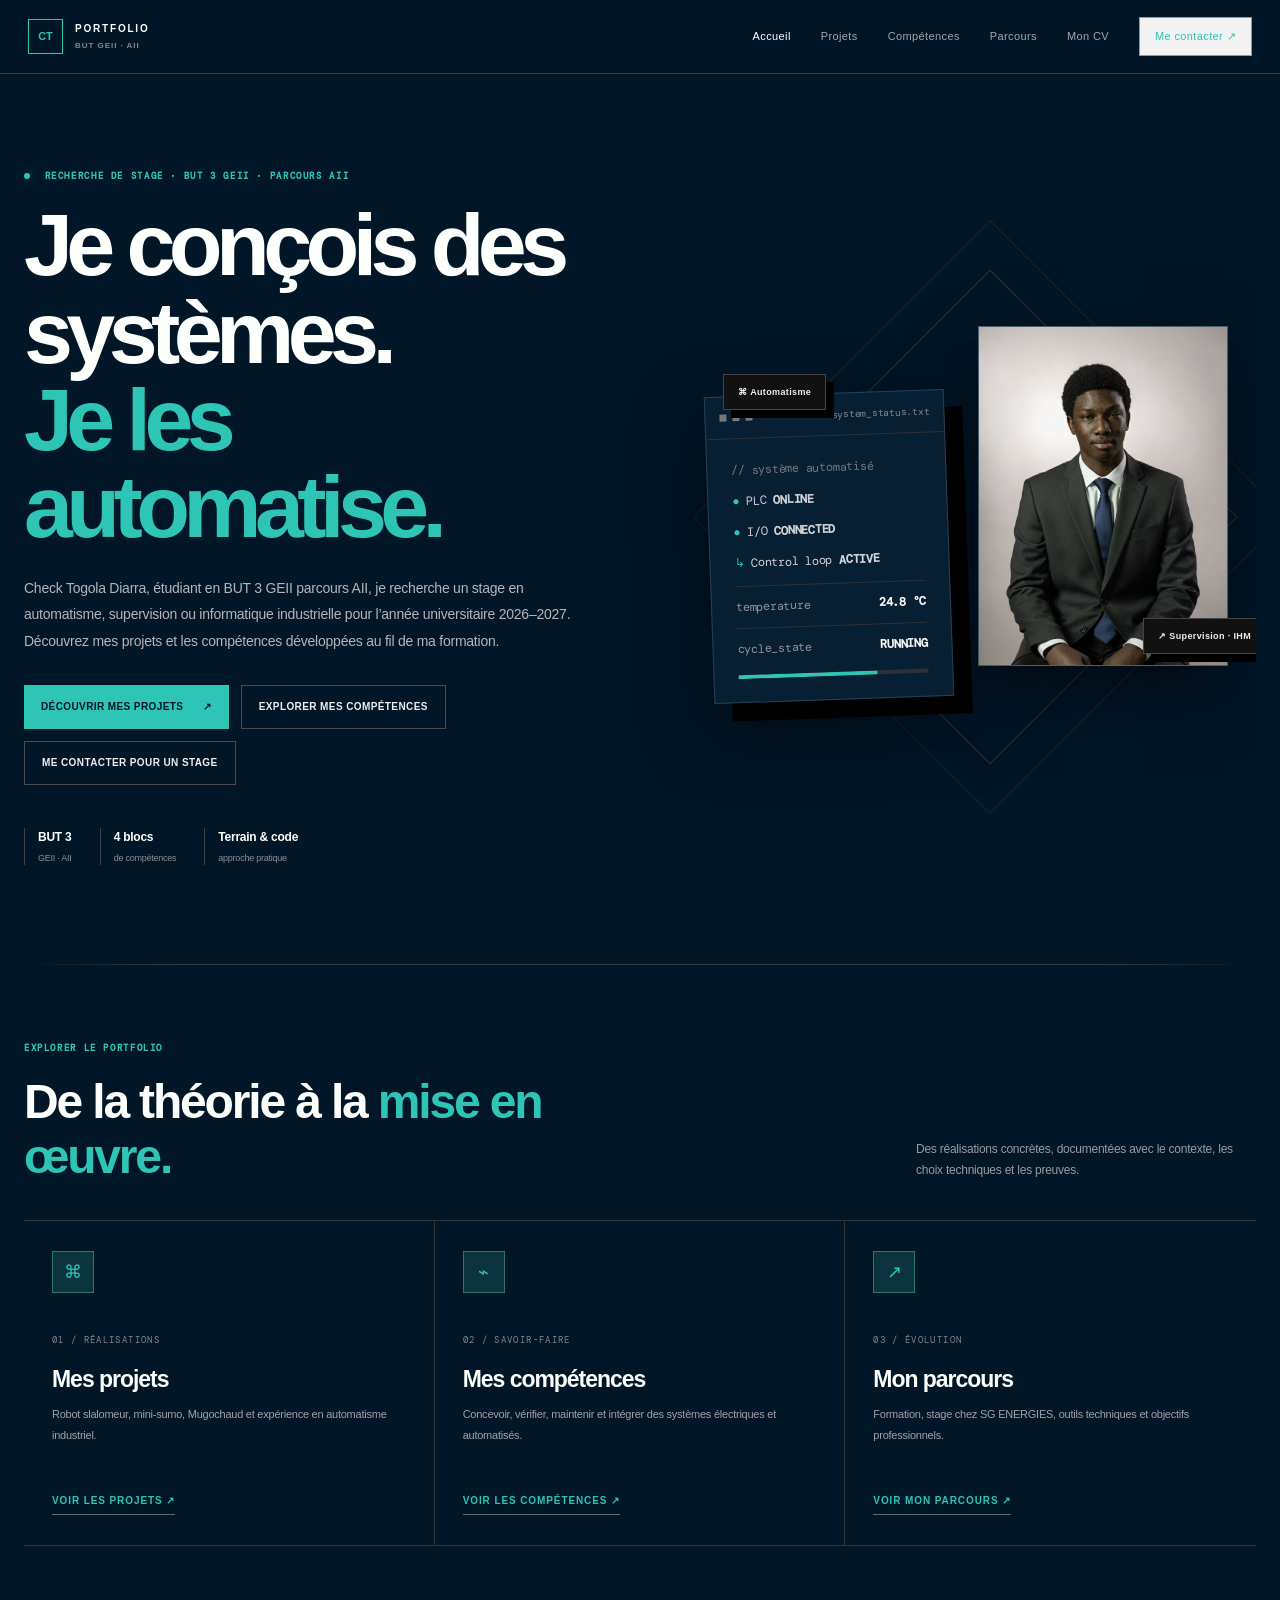
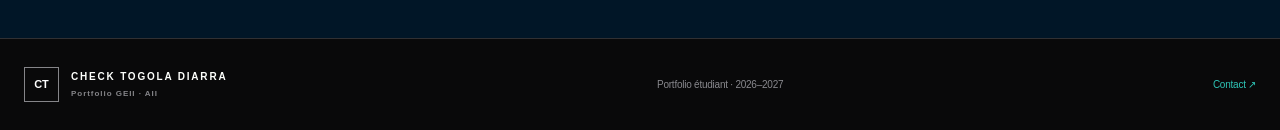
<file: index.html>
<!doctype html>
<html lang="fr">
<head>
  <meta charset="utf-8">
  <meta name="viewport" content="width=device-width, initial-scale=1">
  <meta name="description" content="Portfolio de Check Togola Diarra, étudiant en BUT GEII AII à la recherche d’un stage en automatisme et informatique industrielle pour 2026-2027.">
  <title>Check Togola Diarra — Portfolio GEII</title>
  <link rel="stylesheet" href="css/style.css">
</head>
<body><a class="skip-link" href="#main-content">Aller au contenu</a>
  <header class="site-header">
    <a class="brand" href="index.html" aria-label="Accueil du portfolio">
      <span class="brand-mark">CT</span><span>PORTFOLIO<span class="brand-sub">BUT GEII · AII</span></span>
    </a>
    <button class="menu-toggle" aria-label="Ouvrir le menu" aria-expanded="false">☰</button>
    <nav class="nav">
      <a class="active" href="index.html">Accueil</a>
      <a href="projets.html">Projets</a>
      <a href="competences.html">Compétences</a>
      <a href="parcours.html">Parcours</a>
      <a href="cv.html">Mon CV</a><a href="contact.html" class="nav-cta">Me contacter ↗</a>
    </nav>
  </header>

  <main id="main-content">
    <section class="hero container">
      <div class="hero-copy">
        <p class="eyebrow"><span class="status-dot"></span> Recherche de stage · BUT 3 GEII · Parcours AII</p>
        <h1>Je conçois des systèmes.<br><span class="accent">Je les automatise.</span></h1>
        <p class="hero-lead">Check Togola Diarra, étudiant en BUT 3 GEII parcours AII, je recherche un stage en automatisme, supervision ou informatique industrielle pour l’année universitaire 2026–2027. Découvrez mes projets et les compétences développées au fil de ma formation.</p>
        <div class="hero-actions">
          <a class="button button-primary" href="projets.html">Découvrir mes projets <span>↗</span></a>
          <a class="button button-quiet" href="competences.html">Explorer mes compétences</a>
          <a class="button button-quiet" href="contact.html">Me contacter pour un stage</a>
        </div>
        <div class="hero-facts">
          <div><strong>BUT 3</strong><span>GEII · AII</span></div>
          <div><strong>4 blocs</strong><span>de compétences</span></div>
          <div><strong>Terrain & code</strong><span>approche pratique</span></div>
        </div>
      </div>
      <div class="hero-visual">
        <div class="visual-grid"></div>
        <div class="portrait-frame">
          <img src="assets/images/portrait%20(1).jpg" alt="Portrait de Check Togola Diarra">
        </div>
        <div class="terminal-card">
          <div class="terminal-top"><span></span><span></span><span></span><small>system_status.txt</small></div>
          <div class="terminal-body">
            <p class="terminal-muted">// système automatisé</p>
            <p><span class="terminal-green">●</span> PLC <b>ONLINE</b></p>
            <p><span class="terminal-green">●</span> I/O <b>CONNECTED</b></p>
            <p><span class="terminal-blue">↳</span> Control loop <b>ACTIVE</b></p>
            <div class="terminal-line"><span>temperature</span><strong>24.8 °C</strong></div>
            <div class="terminal-line"><span>cycle_state</span><strong class="terminal-green">RUNNING</strong></div>
            <div class="terminal-progress"><i></i></div>
          </div>
        </div>
        <div class="floating-chip chip-one">⌘ Automatisme</div>
        <div class="floating-chip chip-two">↗ Supervision · IHM</div>
        <div class="hero-orbit orbit-one"></div><div class="hero-orbit orbit-two"></div>
      </div>
    </section>

    <section class="section container">
      <div class="section-heading">
        <div><p class="eyebrow">Explorer le portfolio</p><h2>De la théorie à la <span class="accent">mise en œuvre.</span></h2></div>
        <p>Des réalisations concrètes, documentées avec le contexte, les choix techniques et les preuves.</p>
      </div>
      <div class="feature-grid">
        <a class="feature-card" href="projets.html">
          <div class="feature-icon">⌘</div><span class="card-index">01 / RÉALISATIONS</span>
          <h3>Mes projets</h3><p>Robot slalomeur, mini-sumo, Mugochaud et expérience en automatisme industriel.</p><span class="card-link">Voir les projets ↗</span>
        </a>
        <a class="feature-card" href="competences.html">
          <div class="feature-icon">⌁</div><span class="card-index">02 / SAVOIR-FAIRE</span>
          <h3>Mes compétences</h3><p>Concevoir, vérifier, maintenir et intégrer des systèmes électriques et automatisés.</p><span class="card-link">Voir les compétences ↗</span>
        </a>
        <a class="feature-card" href="parcours.html">
          <div class="feature-icon">↗</div><span class="card-index">03 / ÉVOLUTION</span>
          <h3>Mon parcours</h3><p>Formation, stage chez SG ENERGIES, outils techniques et objectifs professionnels.</p><span class="card-link">Voir mon parcours ↗</span>
        </a>
      </div>
    </section>

  </main>

  <footer class="site-footer"><div class="container footer-inner"><a class="brand footer-brand" href="index.html"><span class="brand-mark">CT</span><span>CHECK TOGOLA DIARRA<span class="brand-sub">Portfolio GEII · AII</span></span></a><p>Portfolio étudiant · 2026–2027</p><a href="contact.html">Contact ↗</a></div></footer>
  <script src="js/main.js"></script>
</body>
</html>
</file>
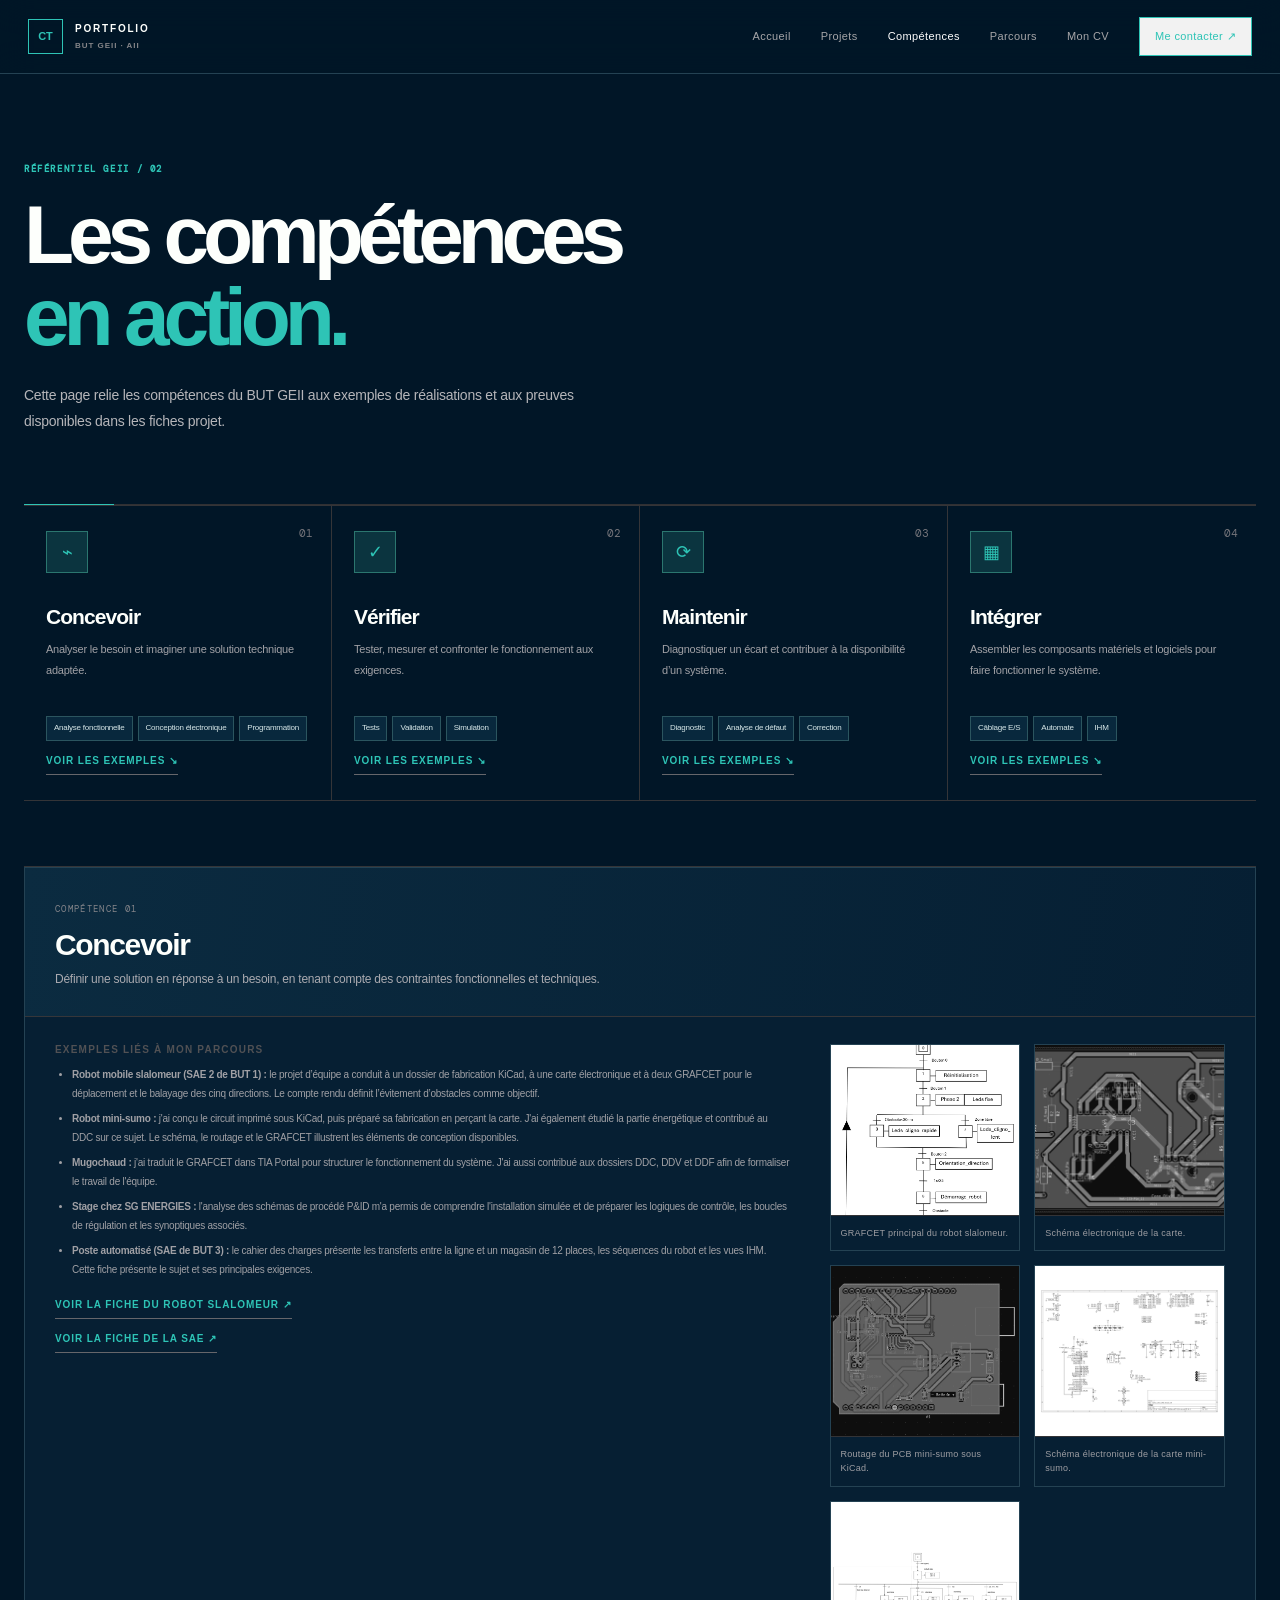
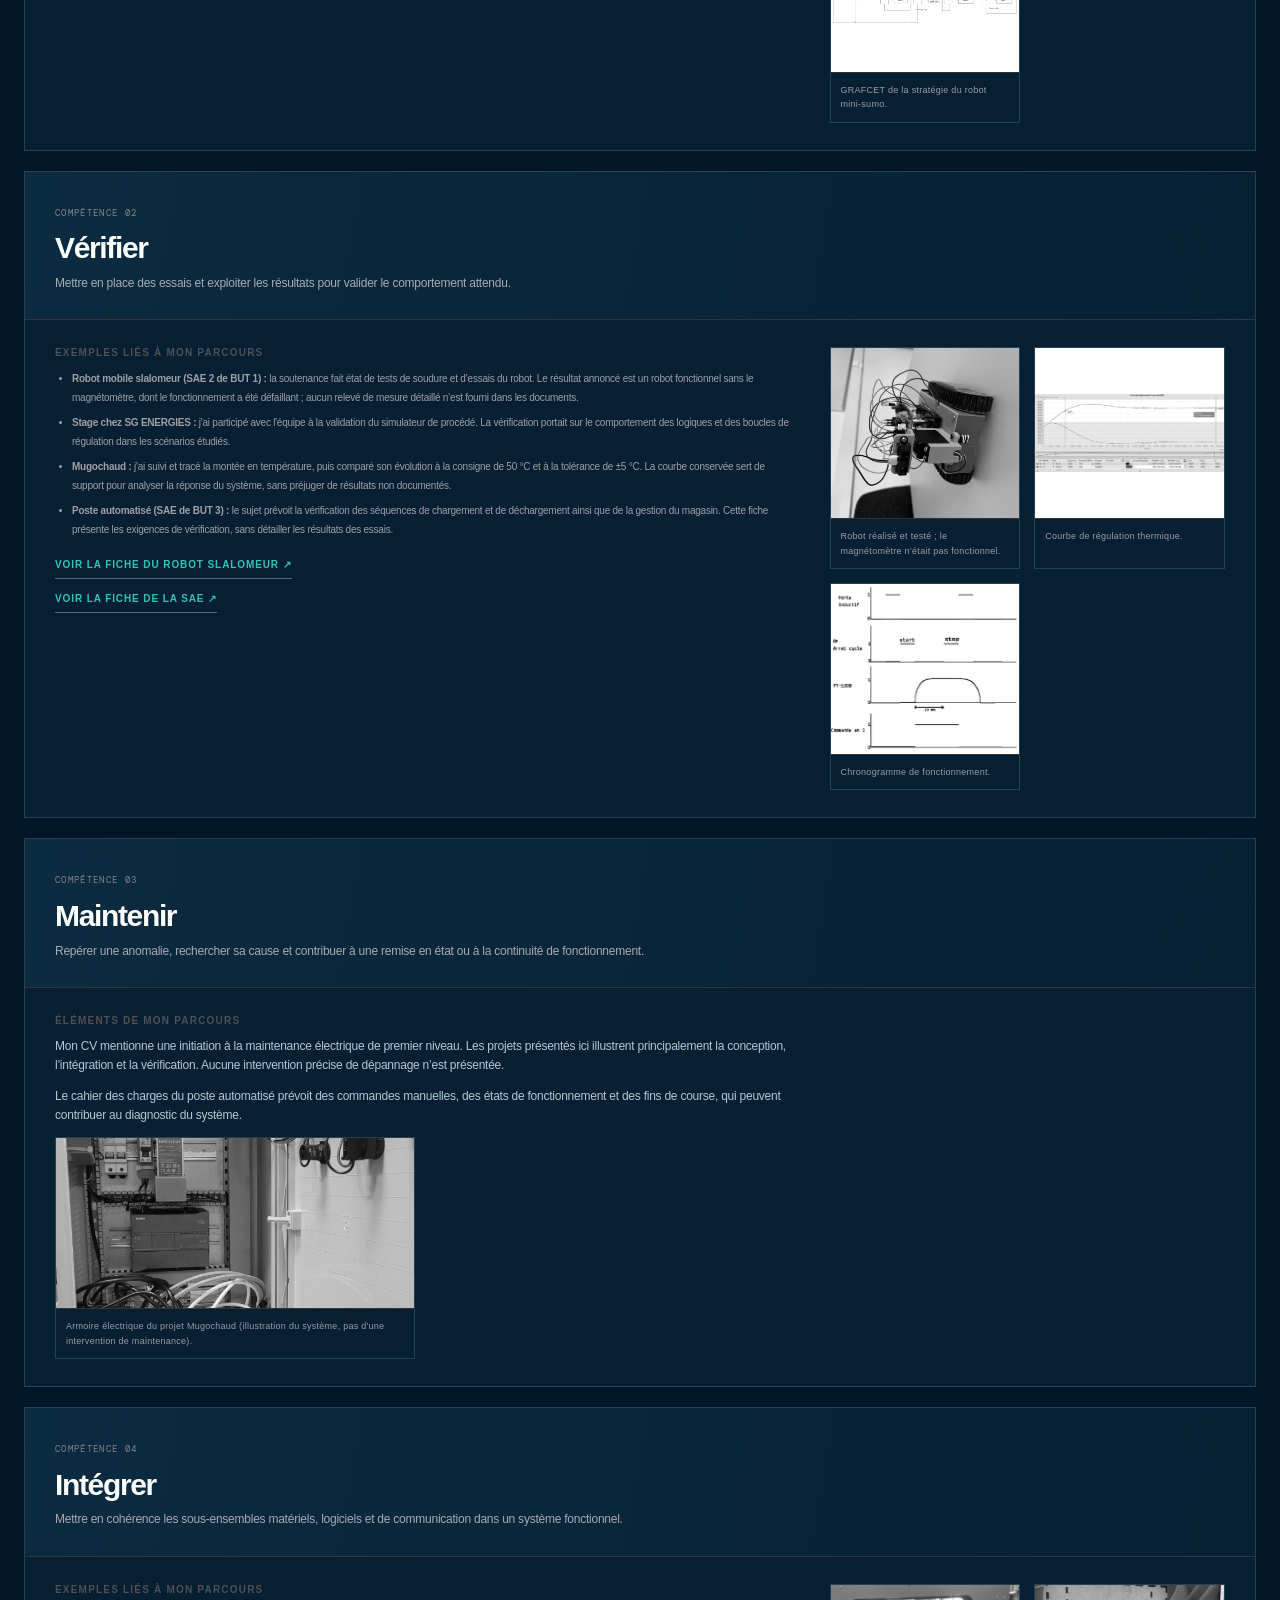
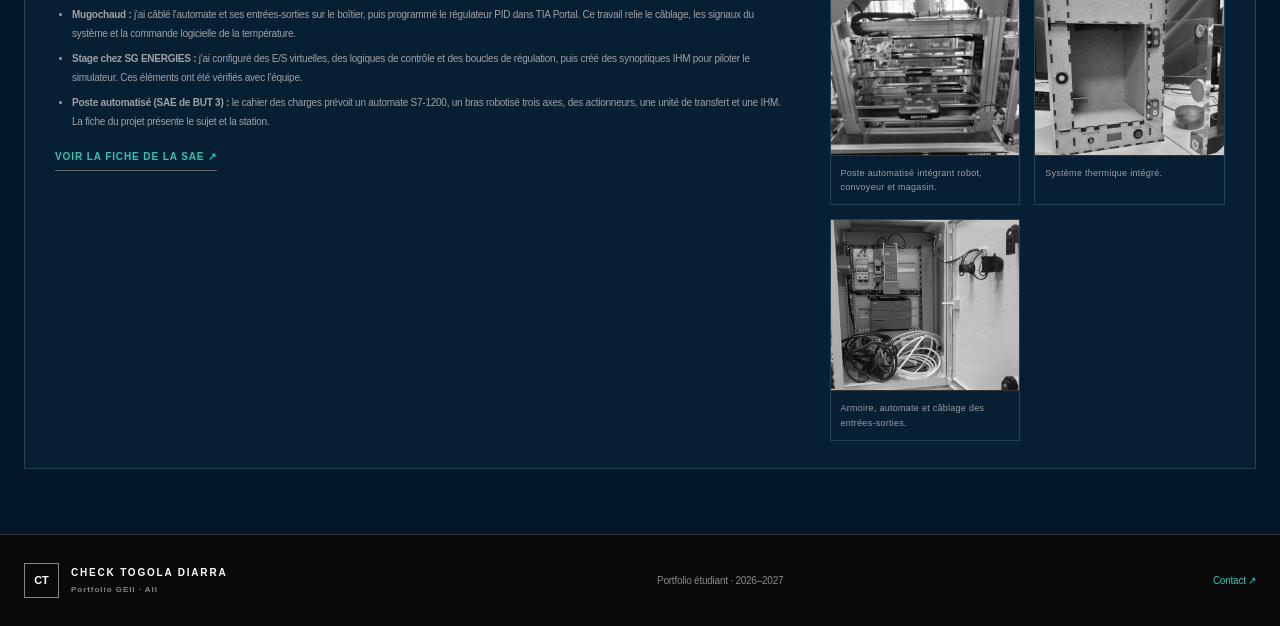
<file: competences.html>
<!doctype html>
<html lang="fr">
<head><meta charset="utf-8"><meta name="viewport" content="width=device-width, initial-scale=1"><meta name="description" content="Compétences GEII : concevoir, vérifier, maintenir et intégrer."><title>Compétences — Check Togola Diarra</title><link rel="stylesheet" href="css/style.css"></head>
<body><a class="skip-link" href="#main-content">Aller au contenu</a>
<header class="site-header"><a class="brand" href="index.html"><span class="brand-mark">CT</span><span>PORTFOLIO<span class="brand-sub">BUT GEII · AII</span></span></a><button class="menu-toggle" aria-label="Ouvrir le menu" aria-expanded="false">☰</button><nav class="nav"><a href="index.html">Accueil</a><a href="projets.html">Projets</a><a class="active" href="competences.html">Compétences</a><a href="parcours.html">Parcours</a><a href="cv.html">Mon CV</a><a href="contact.html" class="nav-cta">Me contacter ↗</a></nav></header>
<main id="main-content">
<section class="page-hero container"><p class="eyebrow">Référentiel GEII / 02</p><h1>Les compétences<br><span class="accent">en action.</span></h1><p class="hero-lead narrow">Cette page relie les comp&eacute;tences du BUT GEII aux exemples de r&eacute;alisations et aux preuves disponibles dans les fiches projet.</p></section>
<section class="container competence-grid">
  <a class="competence-card" href="#concevoir"><div class="competence-number">01</div><div class="competence-symbol">⌁</div><h2>Concevoir</h2><p>Analyser le besoin et imaginer une solution technique adaptée.</p><div class="competence-tags"><span>Analyse fonctionnelle</span><span>Conception électronique</span><span>Programmation</span></div><span class="card-link">Voir les exemples ↘</span></a>
  <a class="competence-card" href="#verifier"><div class="competence-number">02</div><div class="competence-symbol">✓</div><h2>Vérifier</h2><p>Tester, mesurer et confronter le fonctionnement aux exigences.</p><div class="competence-tags"><span>Tests</span><span>Validation</span><span>Simulation</span></div><span class="card-link">Voir les exemples ↘</span></a>
  <a class="competence-card" href="#maintenir"><div class="competence-number">03</div><div class="competence-symbol">⟳</div><h2>Maintenir</h2><p>Diagnostiquer un écart et contribuer à la disponibilité d’un système.</p><div class="competence-tags"><span>Diagnostic</span><span>Analyse de défaut</span><span>Correction</span></div><span class="card-link">Voir les exemples ↘</span></a>
  <a class="competence-card" href="#integrer"><div class="competence-number">04</div><div class="competence-symbol">▦</div><h2>Intégrer</h2><p>Assembler les composants matériels et logiciels pour faire fonctionner le système.</p><div class="competence-tags"><span>Câblage E/S</span><span>Automate</span><span>IHM</span></div><span class="card-link">Voir les exemples ↘</span></a>
</section>
<section class="container competency-details">
  <article class="competency-detail" id="concevoir"><div class="detail-head"><span class="detail-index">COMPÉTENCE 01</span><h2>Concevoir</h2><p>Définir une solution en réponse à un besoin, en tenant compte des contraintes fonctionnelles et techniques.</p></div><div class="detail-body"><div><h3>Exemples liés à mon parcours</h3><ul><li><strong>Robot mobile slalomeur (SAE 2 de BUT 1) :</strong> le projet d’équipe a conduit à un dossier de fabrication KiCad, à une carte électronique et à deux GRAFCET pour le déplacement et le balayage des cinq directions. Le compte rendu définit l’évitement d’obstacles comme objectif.</li><li><strong>Robot mini-sumo :</strong> j&apos;ai con&ccedil;u le circuit imprim&eacute; sous KiCad, puis pr&eacute;par&eacute; sa fabrication en per&ccedil;ant la carte. J&apos;ai &eacute;galement &eacute;tudi&eacute; la partie &eacute;nerg&eacute;tique et contribu&eacute; au DDC sur ce sujet. Le sch&eacute;ma, le routage et le GRAFCET illustrent les &eacute;l&eacute;ments de conception disponibles.</li><li><strong>Mugochaud :</strong> j&apos;ai traduit le GRAFCET dans TIA Portal pour structurer le fonctionnement du syst&egrave;me. J&apos;ai aussi contribu&eacute; aux dossiers DDC, DDV et DDF afin de formaliser le travail de l&apos;&eacute;quipe.</li><li><strong>Stage chez SG ENERGIES :</strong> l&apos;analyse des sch&eacute;mas de proc&eacute;d&eacute; P&amp;ID m&apos;a permis de comprendre l&apos;installation simul&eacute;e et de pr&eacute;parer les logiques de contr&ocirc;le, les boucles de r&eacute;gulation et les synoptiques associ&eacute;s.</li><li><strong>Poste automatis&eacute; (SAE de BUT 3) :</strong> le cahier des charges pr&eacute;sente les transferts entre la ligne et un magasin de 12 places, les s&eacute;quences du robot et les vues IHM. Cette fiche pr&eacute;sente le sujet et ses principales exigences.</li></ul><a href="projet-robot-slalomeur.html" class="text-link">Voir la fiche du robot slalomeur ↗</a><br><a href="projet-poste-chargement.html" class="text-link">Voir la fiche de la SAE ↗</a></div><div class="evidence-gallery competency-gallery"><figure><img src="assets/Image_Robot-Slalomeur/grafcet-principal.png" alt="GRAFCET principal du robot mobile slalomeur"><figcaption>GRAFCET principal du robot slalomeur.</figcaption></figure><figure><img src="assets/Image_Robot-Slalomeur/schema-electronique.png" alt="Schéma de la carte électronique du robot slalomeur"><figcaption>Schéma électronique de la carte.</figcaption></figure><figure><img src="assets/Image_Robot-Mini-Sumo/Bottom%20PCB.png" alt="Routage du circuit imprimé mini-sumo"><figcaption>Routage du PCB mini-sumo sous KiCad.</figcaption></figure><figure><img class="evidence-document" src="assets/Image_Robot-Mini-Sumo/carte_sumo_SAE2.pdf.png" alt="Sch&eacute;ma &eacute;lectronique de la carte mini-sumo"><figcaption>Sch&eacute;ma &eacute;lectronique de la carte mini-sumo.</figcaption></figure><figure><img class="evidence-document" src="assets/Image_Robot-Mini-Sumo/Grafcet-strat%C3%A9gie_RobotSumo.png" alt="GRAFCET de la strat&eacute;gie du robot mini-sumo"><figcaption>GRAFCET de la strat&eacute;gie du robot mini-sumo.</figcaption></figure></div></div></article>
  <article class="competency-detail" id="verifier"><div class="detail-head"><span class="detail-index">COMPÉTENCE 02</span><h2>Vérifier</h2><p>Mettre en place des essais et exploiter les résultats pour valider le comportement attendu.</p></div><div class="detail-body"><div><h3>Exemples liés à mon parcours</h3><ul><li><strong>Robot mobile slalomeur (SAE 2 de BUT 1) :</strong> la soutenance fait état de tests de soudure et d’essais du robot. Le résultat annoncé est un robot fonctionnel sans le magnétomètre, dont le fonctionnement a été défaillant ; aucun relevé de mesure détaillé n’est fourni dans les documents.</li><li><strong>Stage chez SG ENERGIES :</strong> j&apos;ai particip&eacute; avec l&apos;&eacute;quipe &agrave; la validation du simulateur de proc&eacute;d&eacute;. La v&eacute;rification portait sur le comportement des logiques et des boucles de r&eacute;gulation dans les sc&eacute;narios &eacute;tudi&eacute;s.</li><li><strong>Mugochaud :</strong> j&apos;ai suivi et trac&eacute; la mont&eacute;e en temp&eacute;rature, puis compar&eacute; son &eacute;volution &agrave; la consigne de 50&nbsp;&#176;C et &agrave; la tol&eacute;rance de &plusmn;5&nbsp;&#176;C. La courbe conserv&eacute;e sert de support pour analyser la r&eacute;ponse du syst&egrave;me, sans pr&eacute;juger de r&eacute;sultats non document&eacute;s.</li><li><strong>Poste automatis&eacute; (SAE de BUT 3) :</strong> le sujet pr&eacute;voit la v&eacute;rification des s&eacute;quences de chargement et de d&eacute;chargement ainsi que de la gestion du magasin. Cette fiche pr&eacute;sente les exigences de v&eacute;rification, sans d&eacute;tailler les r&eacute;sultats des essais.</li></ul><a href="projet-robot-slalomeur.html" class="text-link">Voir la fiche du robot slalomeur ↗</a><br><a href="projet-poste-chargement.html" class="text-link">Voir la fiche de la SAE ↗</a></div><div class="evidence-gallery competency-gallery"><figure><img src="assets/Image_Robot-Slalomeur/robot-slalomeur-fini.jpg" alt="Robot slalomeur testé pendant le projet"><figcaption>Robot réalisé et testé ; le magnétomètre n’était pas fonctionnel.</figcaption></figure><figure><img class="evidence-document" src="assets/Image_Mugochaud/regulation-temp%C3%A9rature_Mugochaud.png" alt="Courbe de r&eacute;gulation thermique Mugochaud"><figcaption>Courbe de r&eacute;gulation thermique.</figcaption></figure><figure><img class="evidence-document" src="assets/Image_Mugochaud/Chronogramme_Mugochaud.png" alt="Chronogramme de fonctionnement Mugochaud"><figcaption>Chronogramme de fonctionnement.</figcaption></figure></div></div></article>
  <article class="competency-detail" id="maintenir"><div class="detail-head"><span class="detail-index">COMP&Eacute;TENCE 03</span><h2>Maintenir</h2><p>Rep&eacute;rer une anomalie, rechercher sa cause et contribuer &agrave; une remise en &eacute;tat ou &agrave; la continuit&eacute; de fonctionnement.</p></div><div class="detail-body"><div><h3>&Eacute;l&eacute;ments de mon parcours</h3><p>Mon CV mentionne une initiation &agrave; la maintenance &eacute;lectrique de premier niveau. Les projets pr&eacute;sent&eacute;s ici illustrent principalement la conception, l&rsquo;int&eacute;gration et la v&eacute;rification. Aucune intervention pr&eacute;cise de d&eacute;pannage n&rsquo;est pr&eacute;sent&eacute;e.</p><p>Le cahier des charges du poste automatis&eacute; pr&eacute;voit des commandes manuelles, des &eacute;tats de fonctionnement et des fins de course, qui peuvent contribuer au diagnostic du syst&egrave;me.</p><div class="evidence-gallery competency-gallery"><figure><img src="assets/Image_Mugochaud/Armoire-electrique_Mugochaud.png" alt="Armoire &eacute;lectrique du projet Mugochaud"><figcaption>Armoire &eacute;lectrique du projet Mugochaud (illustration du syst&egrave;me, pas d&apos;une intervention de maintenance).</figcaption></figure></div></div></article>
  <article class="competency-detail" id="integrer"><div class="detail-head"><span class="detail-index">COMPÉTENCE 04</span><h2>Intégrer</h2><p>Mettre en cohérence les sous-ensembles matériels, logiciels et de communication dans un système fonctionnel.</p></div><div class="detail-body"><div><h3>Exemples liés à mon parcours</h3><ul><li><strong>Mugochaud :</strong> j&apos;ai c&acirc;bl&eacute; l&apos;automate et ses entr&eacute;es-sorties sur le bo&icirc;tier, puis programm&eacute; le r&eacute;gulateur PID dans TIA Portal. Ce travail relie le c&acirc;blage, les signaux du syst&egrave;me et la commande logicielle de la temp&eacute;rature.</li><li><strong>Stage chez SG ENERGIES :</strong> j&apos;ai configur&eacute; des E/S virtuelles, des logiques de contr&ocirc;le et des boucles de r&eacute;gulation, puis cr&eacute;&eacute; des synoptiques IHM pour piloter le simulateur. Ces &eacute;l&eacute;ments ont &eacute;t&eacute; v&eacute;rifi&eacute;s avec l&apos;&eacute;quipe.</li><li><strong>Poste automatis&eacute; (SAE de BUT 3) :</strong> le cahier des charges pr&eacute;voit un automate S7-1200, un bras robotis&eacute; trois axes, des actionneurs, une unit&eacute; de transfert et une IHM. La fiche du projet pr&eacute;sente le sujet et la station.</li></ul><a href="projet-poste-chargement.html" class="text-link">Voir la fiche de la SAE ↗</a></div><div class="evidence-gallery competency-gallery"><figure><img src="assets/Image_poste-chargement/Poste_chargement_dechargement.jpg" alt="Poste automatis&eacute; de chargement et d&eacute;chargement"><figcaption>Poste automatis&eacute; int&eacute;grant robot, convoyeur et magasin.</figcaption></figure><figure><img src="assets/Image_Mugochaud/Mugochaud.png" alt="Meuble au chaud du projet Mugochaud"><figcaption>Syst&egrave;me thermique int&eacute;gr&eacute;.</figcaption></figure><figure><img src="assets/Image_Mugochaud/Armoire-electrique_Mugochaud.png" alt="Armoire &eacute;lectrique et c&acirc;blage du projet Mugochaud"><figcaption>Armoire, automate et c&acirc;blage des entr&eacute;es-sorties.</figcaption></figure></div></div></article>
</section>

</main><footer class="site-footer"><div class="container footer-inner"><a class="brand footer-brand" href="index.html"><span class="brand-mark">CT</span><span>CHECK TOGOLA DIARRA<span class="brand-sub">Portfolio GEII · AII</span></span></a><p>Portfolio étudiant · 2026–2027</p><a href="contact.html">Contact ↗</a></div></footer><script src="js/main.js"></script>
</body></html>
</file>
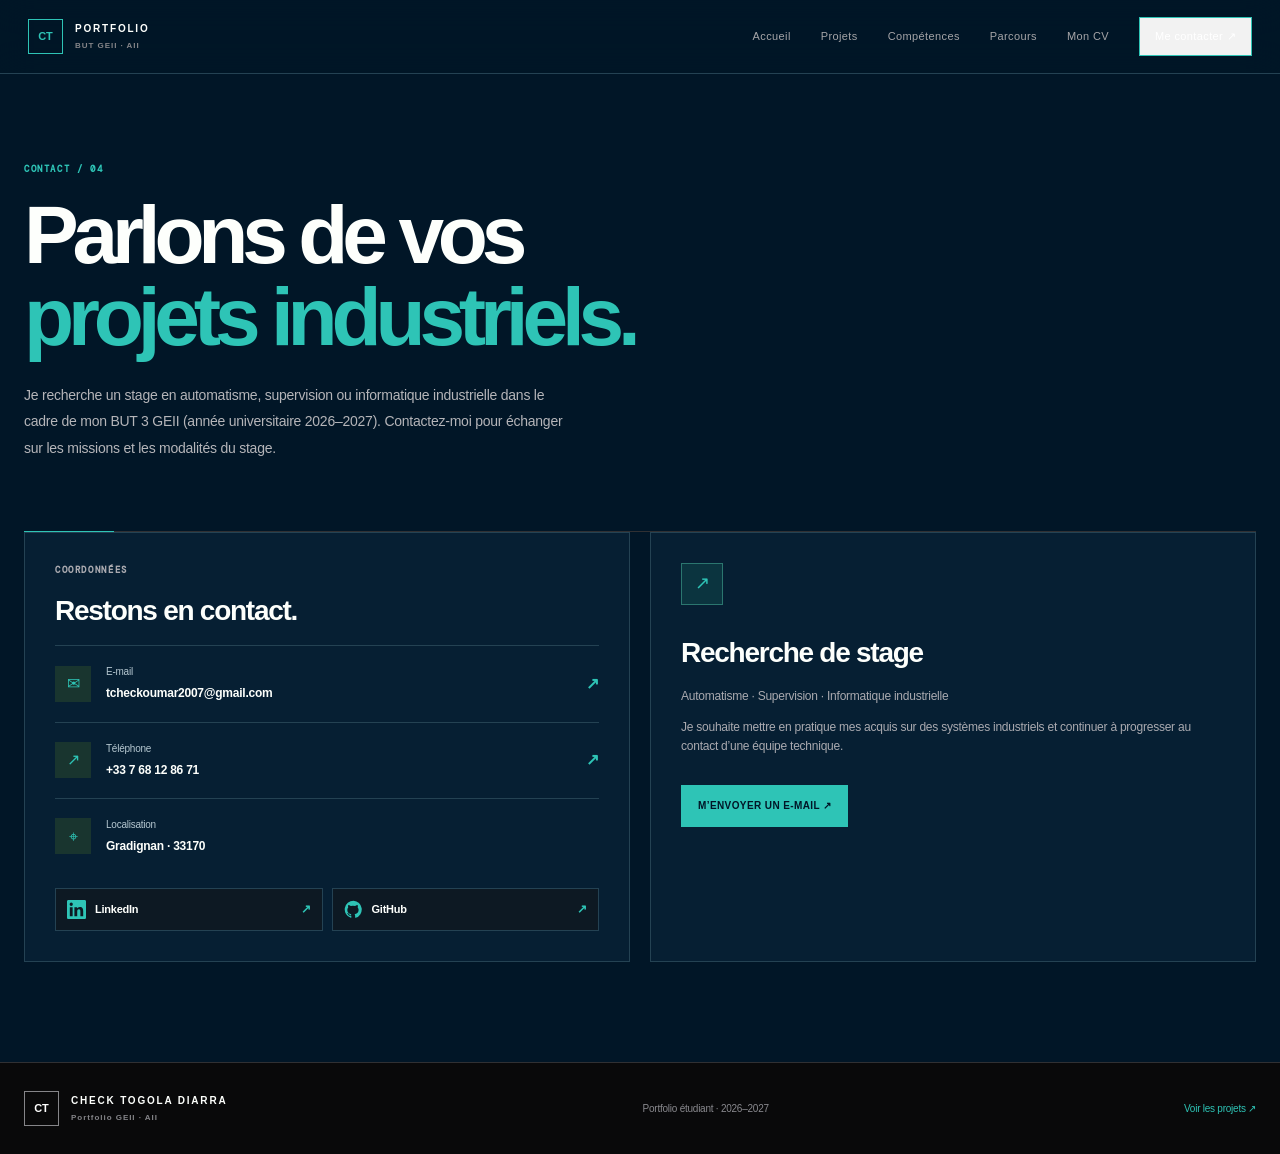
<file: contact.html>
<!doctype html>
<html lang="fr">
<head><meta charset="utf-8"><meta name="viewport" content="width=device-width, initial-scale=1"><title>Contact — Check Togola Diarra</title><link rel="stylesheet" href="css/style.css"></head>
<body><a class="skip-link" href="#main-content">Aller au contenu</a>
<header class="site-header"><a class="brand" href="index.html"><span class="brand-mark">CT</span><span>PORTFOLIO<span class="brand-sub">BUT GEII · AII</span></span></a><button class="menu-toggle" aria-label="Ouvrir le menu" aria-expanded="false">☰</button><nav class="nav"><a href="index.html">Accueil</a><a href="projets.html">Projets</a><a href="competences.html">Compétences</a><a href="parcours.html">Parcours</a><a href="cv.html">Mon CV</a><a class="active nav-cta" href="contact.html">Me contacter ↗</a></nav></header>
<main id="main-content"><section class="page-hero container"><p class="eyebrow">Contact / 04</p><h1>Parlons de vos<br><span class="accent">projets industriels.</span></h1><p class="hero-lead narrow">Je recherche un stage en automatisme, supervision ou informatique industrielle dans le cadre de mon BUT 3 GEII (année universitaire 2026–2027). Contactez-moi pour échanger sur les missions et les modalités du stage.</p></section>
<section class="container contact-layout"><div class="contact-card"><p class="eyebrow">Coordonnées</p><h2>Restons en contact.</h2><a class="contact-line" href="mailto:tcheckoumar2007@gmail.com"><span>✉</span><div><small>E-mail</small><strong>tcheckoumar2007@gmail.com</strong></div><b>↗</b></a><a class="contact-line" href="tel:+33768128671"><span>↗</span><div><small>Téléphone</small><strong>+33 7 68 12 86 71</strong></div><b>↗</b></a><div class="contact-line"><span>⌖</span><div><small>Localisation</small><strong>Gradignan · 33170</strong></div></div><div class="contact-socials"><a class="social-mini" href="https://www.linkedin.com/in/check-oumar-togola-dit-diarra" target="_blank" rel="noopener noreferrer" aria-label="Ouvrir LinkedIn"><svg viewBox="0 0 24 24" aria-hidden="true"><path d="M20.45 20.45h-3.56v-5.57c0-1.33-.02-3.04-1.85-3.04-1.85 0-2.13 1.44-2.13 2.94v5.67H9.35V9h3.42v1.56h.05c.48-.9 1.64-1.85 3.37-1.85 3.6 0 4.26 2.37 4.26 5.45v6.29zM5.34 7.43a2.06 2.06 0 1 1 0-4.12 2.06 2.06 0 0 1 0 4.12zM7.12 20.45H3.56V9h3.56v11.45zM22.22 0H1.77C.79 0 0 .77 0 1.72v20.56C0 23.23.79 24 1.77 24h20.44c.98 0 1.79-.77 1.79-1.72V1.72C24 .77 23.2 0 22.22 0z"/></svg><span>LinkedIn</span><b>↗</b></a><a class="social-mini" href="https://github.com/tcheckoumar2007-wq" target="_blank" rel="noopener noreferrer" aria-label="Ouvrir GitHub"><svg viewBox="0 0 24 24" aria-hidden="true"><path d="M12 .9a11.1 11.1 0 0 0-3.51 21.63c.55.1.76-.24.76-.53v-2.08c-3.1.67-3.75-1.32-3.75-1.32-.5-1.29-1.24-1.63-1.24-1.63-1.01-.69.08-.68.08-.68 1.12.08 1.71 1.15 1.71 1.15 1 .1.1 2.53 2.57 1.93.1-.72.39-1.21.7-1.49-2.48-.28-5.09-1.24-5.09-5.52 0-1.22.44-2.22 1.15-3-.12-.28-.5-1.42.11-2.96 0 0 .94-.3 3.05 1.14a10.6 10.6 0 0 1 5.55 0c2.11-1.44 3.05-1.14 3.05-1.14.61 1.54.23 2.68.11 2.96.72.78 1.15 1.78 1.15 3 0 4.29-2.61 5.23-5.1 5.51.4.35.75 1.03.75 2.08V22c0 .29.2.63.76.52A11.1 11.1 0 0 0 12 .9z"/></svg><span>GitHub</span><b>↗</b></a></div></div><div class="contact-note"><div class="feature-icon">↗</div><h2>Recherche de stage</h2><p>Automatisme · Supervision · Informatique industrielle</p><p>Je souhaite mettre en pratique mes acquis sur des systèmes industriels et continuer à progresser au contact d’une équipe technique.</p><a class="button button-primary" href="mailto:tcheckoumar2007@gmail.com?subject=Contact%20portfolio%20GEII">M’envoyer un e-mail ↗</a></div></section></main>
<footer class="site-footer"><div class="container footer-inner"><a class="brand footer-brand" href="index.html"><span class="brand-mark">CT</span><span>CHECK TOGOLA DIARRA<span class="brand-sub">Portfolio GEII · AII</span></span></a><p>Portfolio étudiant · 2026–2027</p><a href="projets.html">Voir les projets ↗</a></div></footer><script src="js/main.js"></script></body></html>
</file>
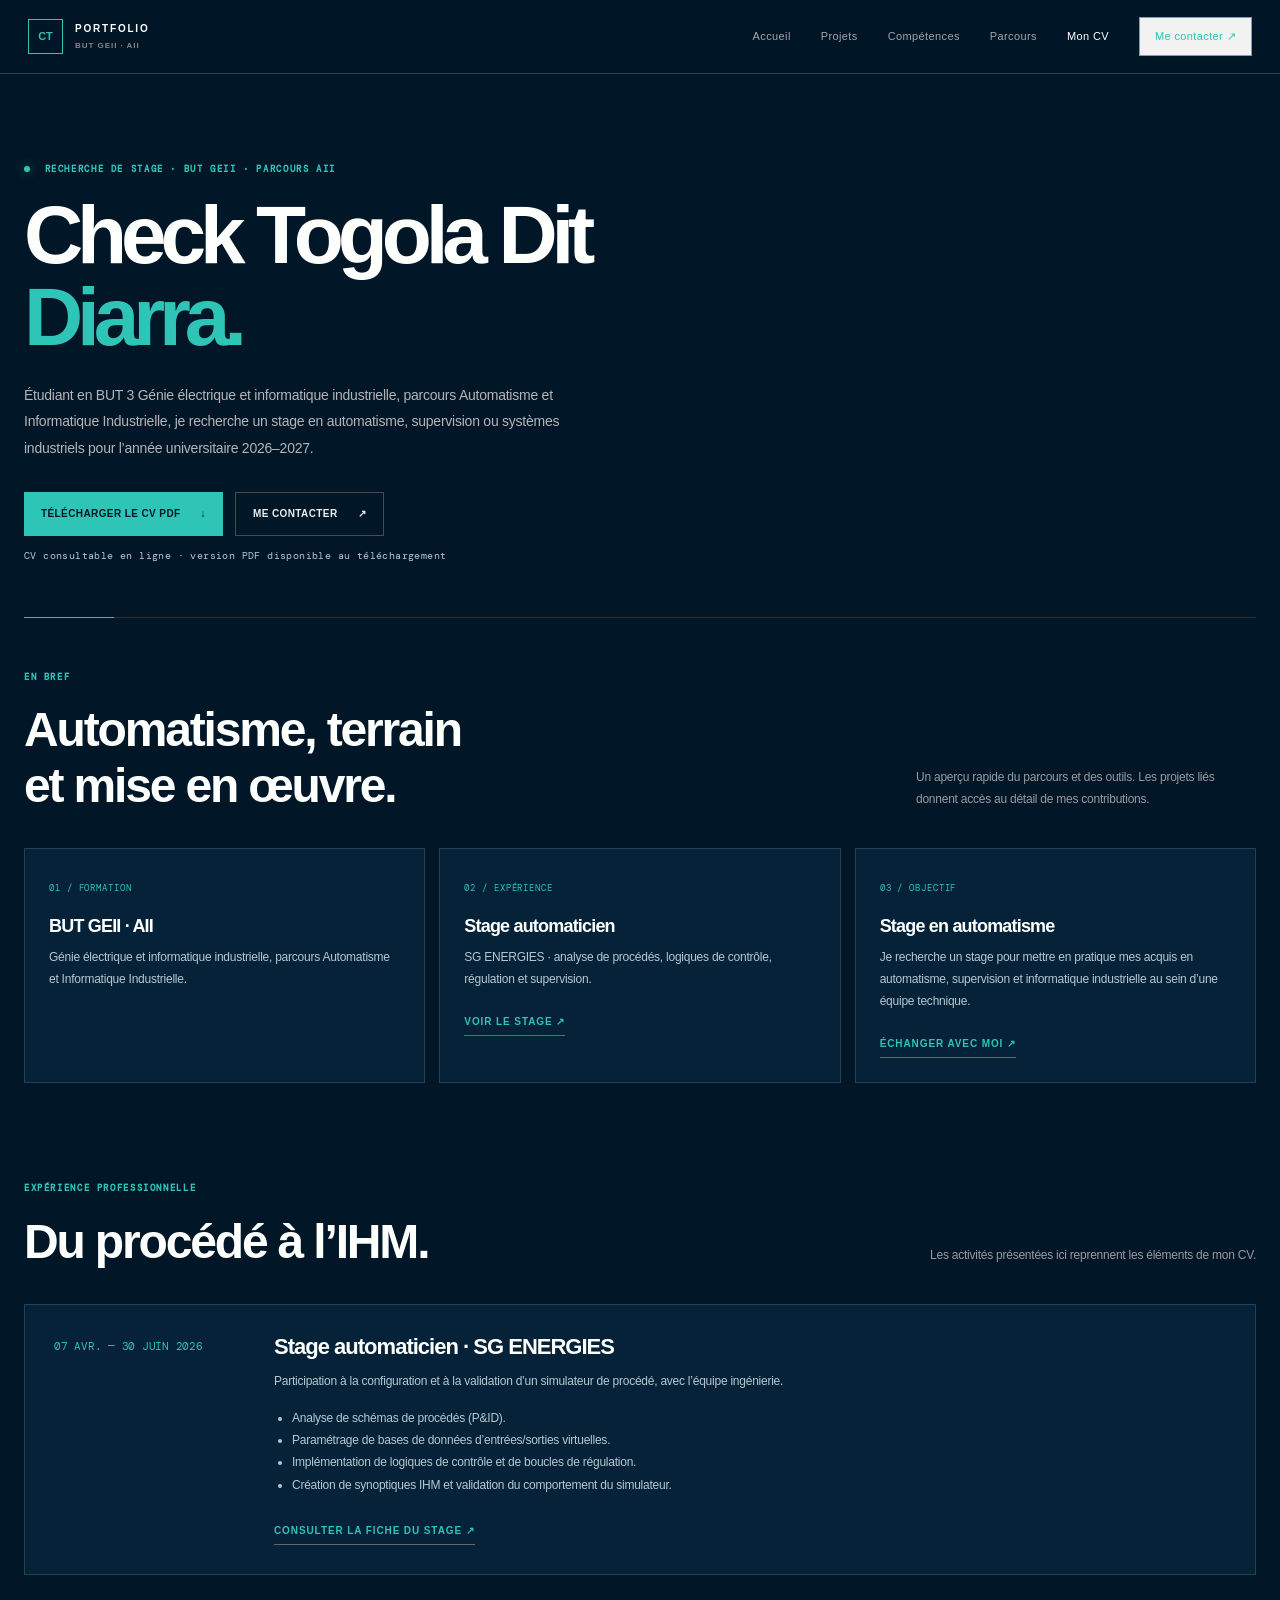
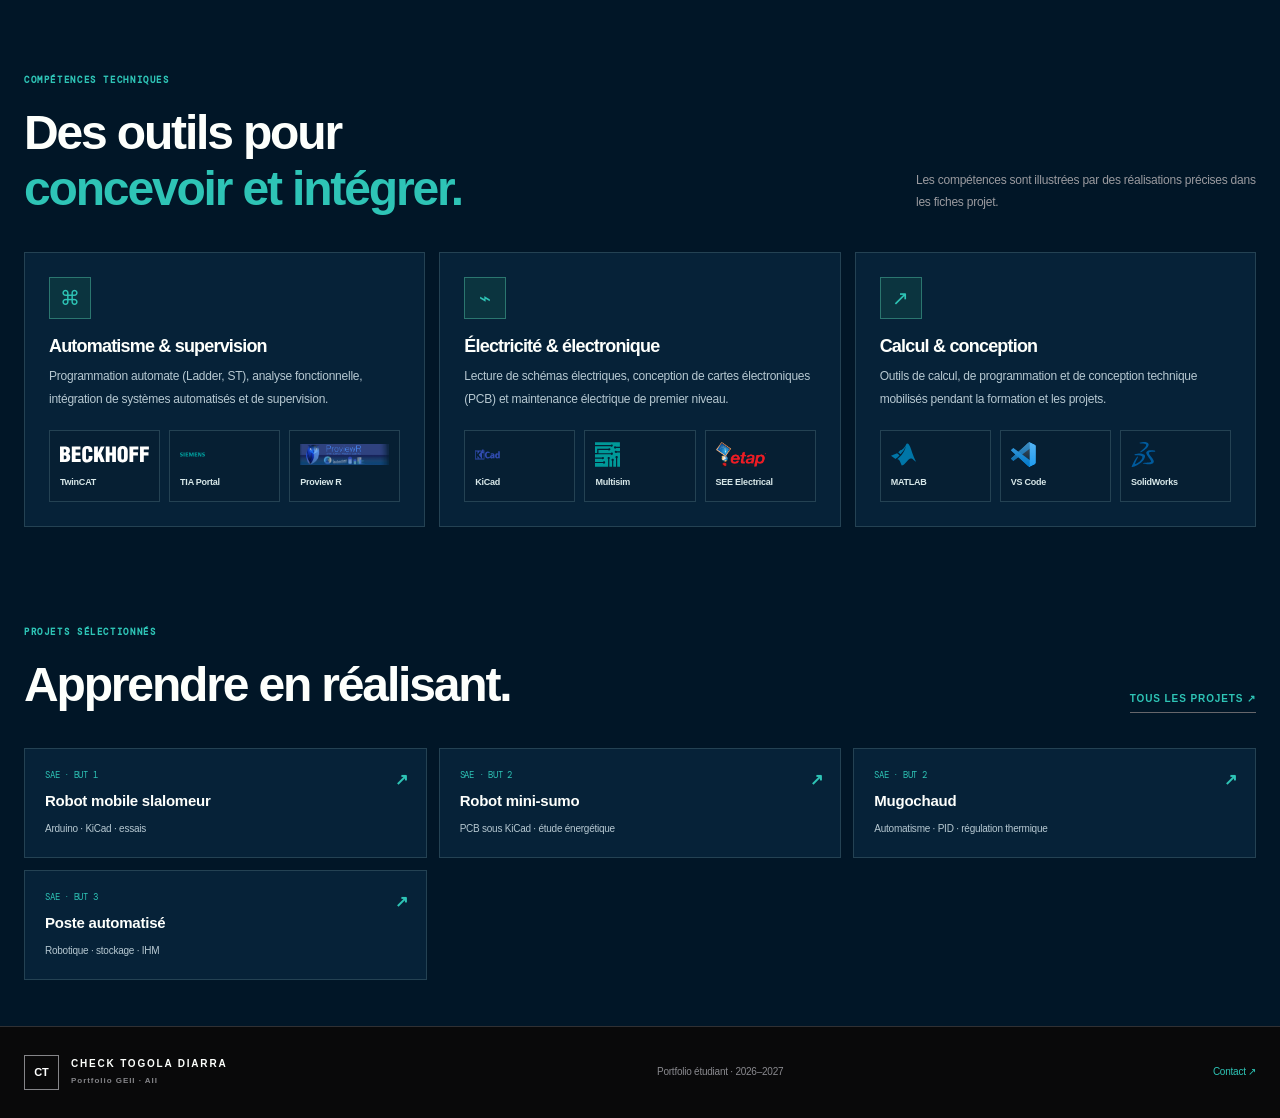
<file: cv.html>
<!doctype html>
<html lang="fr">
<head>
  <meta charset="utf-8">
  <meta name="viewport" content="width=device-width, initial-scale=1">
  <meta name="description" content="CV de Check Togola Dit Diarra, étudiant en BUT GEII parcours Automatisme et Informatique Industrielle, avec ses projets et son expérience en automatisme.">
  <title>Mon CV — Check Togola Dit Diarra</title>
  <link rel="stylesheet" href="css/style.css">
</head>
<body>
<a class="skip-link" href="#main-content">Aller au contenu</a>
<header class="site-header"><a class="brand" href="index.html" aria-label="Accueil du portfolio"><span class="brand-mark">CT</span><span>PORTFOLIO<span class="brand-sub">BUT GEII · AII</span></span></a><button class="menu-toggle" aria-label="Ouvrir le menu" aria-expanded="false">☰</button><nav class="nav"><a href="index.html">Accueil</a><a href="projets.html">Projets</a><a href="competences.html">Compétences</a><a href="parcours.html">Parcours</a><a class="active" href="cv.html">Mon CV</a><a href="contact.html" class="nav-cta">Me contacter ↗</a></nav></header>
<main id="main-content">
  <section class="page-hero container cv-hero"><p class="eyebrow"><span class="status-dot"></span> Recherche de stage · BUT GEII · Parcours AII</p><h1>Check Togola Dit<br><span class="accent">Diarra.</span></h1><p class="hero-lead narrow">Étudiant en BUT 3 Génie électrique et informatique industrielle, parcours Automatisme et Informatique Industrielle, je recherche un stage en automatisme, supervision ou systèmes industriels pour l’année universitaire 2026–2027.</p><div class="hero-actions"><a class="button button-primary" href="CV-Togola%20Check.pdf" download="CV_Check_Togola_Diarra.pdf">Télécharger le CV PDF <span aria-hidden="true">↓</span></a><a class="button button-quiet" href="mailto:tcheckoumar2007@gmail.com?subject=Contact%20suite%20au%20portfolio">Me contacter <span aria-hidden="true">↗</span></a></div><p class="cv-updated">CV consultable en ligne · version PDF disponible au téléchargement</p></section>
  <section class="container cv-section"><div class="section-heading"><div><p class="eyebrow">En bref</p><h2>Automatisme, terrain<br>et mise en œuvre.</h2></div><p>Un aperçu rapide du parcours et des outils. Les projets liés donnent accès au détail de mes contributions.</p></div><div class="cv-summary-grid"><article class="cv-summary-card"><span class="cv-index">01 / FORMATION</span><h3>BUT GEII · AII</h3><p>Génie électrique et informatique industrielle, parcours Automatisme et Informatique Industrielle.</p></article><article class="cv-summary-card"><span class="cv-index">02 / EXPÉRIENCE</span><h3>Stage automaticien</h3><p>SG ENERGIES · analyse de procédés, logiques de contrôle, régulation et supervision.</p><a class="text-link" href="projet-stage.html">Voir le stage ↗</a></article><article class="cv-summary-card"><span class="cv-index">03 / OBJECTIF</span><h3>Stage en automatisme</h3><p>Je recherche un stage pour mettre en pratique mes acquis en automatisme, supervision et informatique industrielle au sein d’une équipe technique.</p><a class="text-link" href="contact.html">Échanger avec moi ↗</a></article></div></section>
  <section class="container cv-section"><div class="section-heading"><div><p class="eyebrow">Expérience professionnelle</p><h2>Du procédé à l’IHM.</h2></div><p>Les activités présentées ici reprennent les éléments de mon CV.</p></div><article class="cv-experience"><div class="cv-experience-date">07 AVR. — 30 JUIN 2026</div><div><h3>Stage automaticien · SG ENERGIES</h3><p>Participation à la configuration et à la validation d’un simulateur de procédé, avec l’équipe ingénierie.</p><ul><li>Analyse de schémas de procédés (P&amp;ID).</li><li>Paramétrage de bases de données d’entrées/sorties virtuelles.</li><li>Implémentation de logiques de contrôle et de boucles de régulation.</li><li>Création de synoptiques IHM et validation du comportement du simulateur.</li></ul><a class="text-link" href="projet-stage.html">Consulter la fiche du stage ↗</a></div></article></section>
  <section class="container cv-section"><div class="section-heading"><div><p class="eyebrow">Compétences techniques</p><h2>Des outils pour<br><span class="accent">concevoir et intégrer.</span></h2></div><p>Les compétences sont illustrées par des réalisations précises dans les fiches projet.</p></div><div class="cv-skill-grid">
<article class="cv-skill-card"><span class="cv-skill-icon">&#8984;</span><h3>Automatisme &amp; supervision</h3><p>Programmation automate (Ladder, ST), analyse fonctionnelle, intégration de systèmes automatisés et de supervision.</p><div class="cv-tool-logos"><div><img src="assets/images/software-logos/beckhoff.svg" alt="Logo Beckhoff"><span>TwinCAT</span></div><div><img src="assets/images/software-logos/siemens.svg" alt="Logo Siemens"><span>TIA Portal</span></div><div><img src="assets/images/software-logos/proviewr.png" alt="Logo Proview R"><span>Proview R</span></div></div></article>
<article class="cv-skill-card"><span class="cv-skill-icon">&#8961;</span><h3>&Eacute;lectricit&eacute; &amp; &eacute;lectronique</h3><p>Lecture de sch&eacute;mas &eacute;lectriques, conception de cartes &eacute;lectroniques (PCB) et maintenance &eacute;lectrique de premier niveau.</p><div class="cv-tool-logos"><div><img src="assets/images/software-logos/kicad.svg" alt="Logo KiCad"><span>KiCad</span></div><div><img src="assets/images/software-logos/multisim.svg" alt="Logo Multisim"><span>Multisim</span></div><div><img src="assets/images/software-logos/etap.png" alt="Logo ETAP, outil utilis&eacute; pour SEE Electrical"><span>SEE Electrical</span></div></div></article>
<article class="cv-skill-card"><span class="cv-skill-icon">&#8599;</span><h3>Calcul &amp; conception</h3><p>Outils de calcul, de programmation et de conception technique mobilis&eacute;s pendant la formation et les projets.</p><div class="cv-tool-logos"><div><img src="assets/images/software-logos/mathworks.svg" alt="Logo MathWorks"><span>MATLAB</span></div><div><img src="assets/images/software-logos/vscode.svg" alt="Logo Visual Studio Code"><span>VS Code</span></div><div><img src="assets/images/software-logos/dassault-systemes.svg" alt="Logo Dassault Syst&egrave;mes"><span>SolidWorks</span></div></div></article>
</div></section>
  <section class="container cv-section cv-projects"><div class="section-heading"><div><p class="eyebrow">Projets sélectionnés</p><h2>Apprendre en réalisant.</h2></div><a class="text-link" href="projets.html">Tous les projets ↗</a></div><div class="cv-project-links"><a href="projet-robot-slalomeur.html"><span>SAE · BUT 1</span><strong>Robot mobile slalomeur</strong><small>Arduino · KiCad · essais</small><b>↗</b></a><a href="projet-mini-sumo.html"><span>SAE · BUT 2</span><strong>Robot mini-sumo</strong><small>PCB sous KiCad · étude énergétique</small><b>↗</b></a><a href="projet-mugochaud.html"><span>SAE · BUT 2</span><strong>Mugochaud</strong><small>Automatisme · PID · régulation thermique</small><b>↗</b></a><a href="projet-poste-chargement.html"><span>SAE · BUT 3</span><strong>Poste automatisé</strong><small>Robotique · stockage · IHM</small><b>↗</b></a></div></section>
  
</main>
<footer class="site-footer"><div class="container footer-inner"><a class="brand footer-brand" href="index.html"><span class="brand-mark">CT</span><span>CHECK TOGOLA DIARRA<span class="brand-sub">Portfolio GEII · AII</span></span></a><p>Portfolio étudiant · 2026–2027</p><a href="contact.html">Contact ↗</a></div></footer><script src="js/main.js"></script></body></html>
</file>
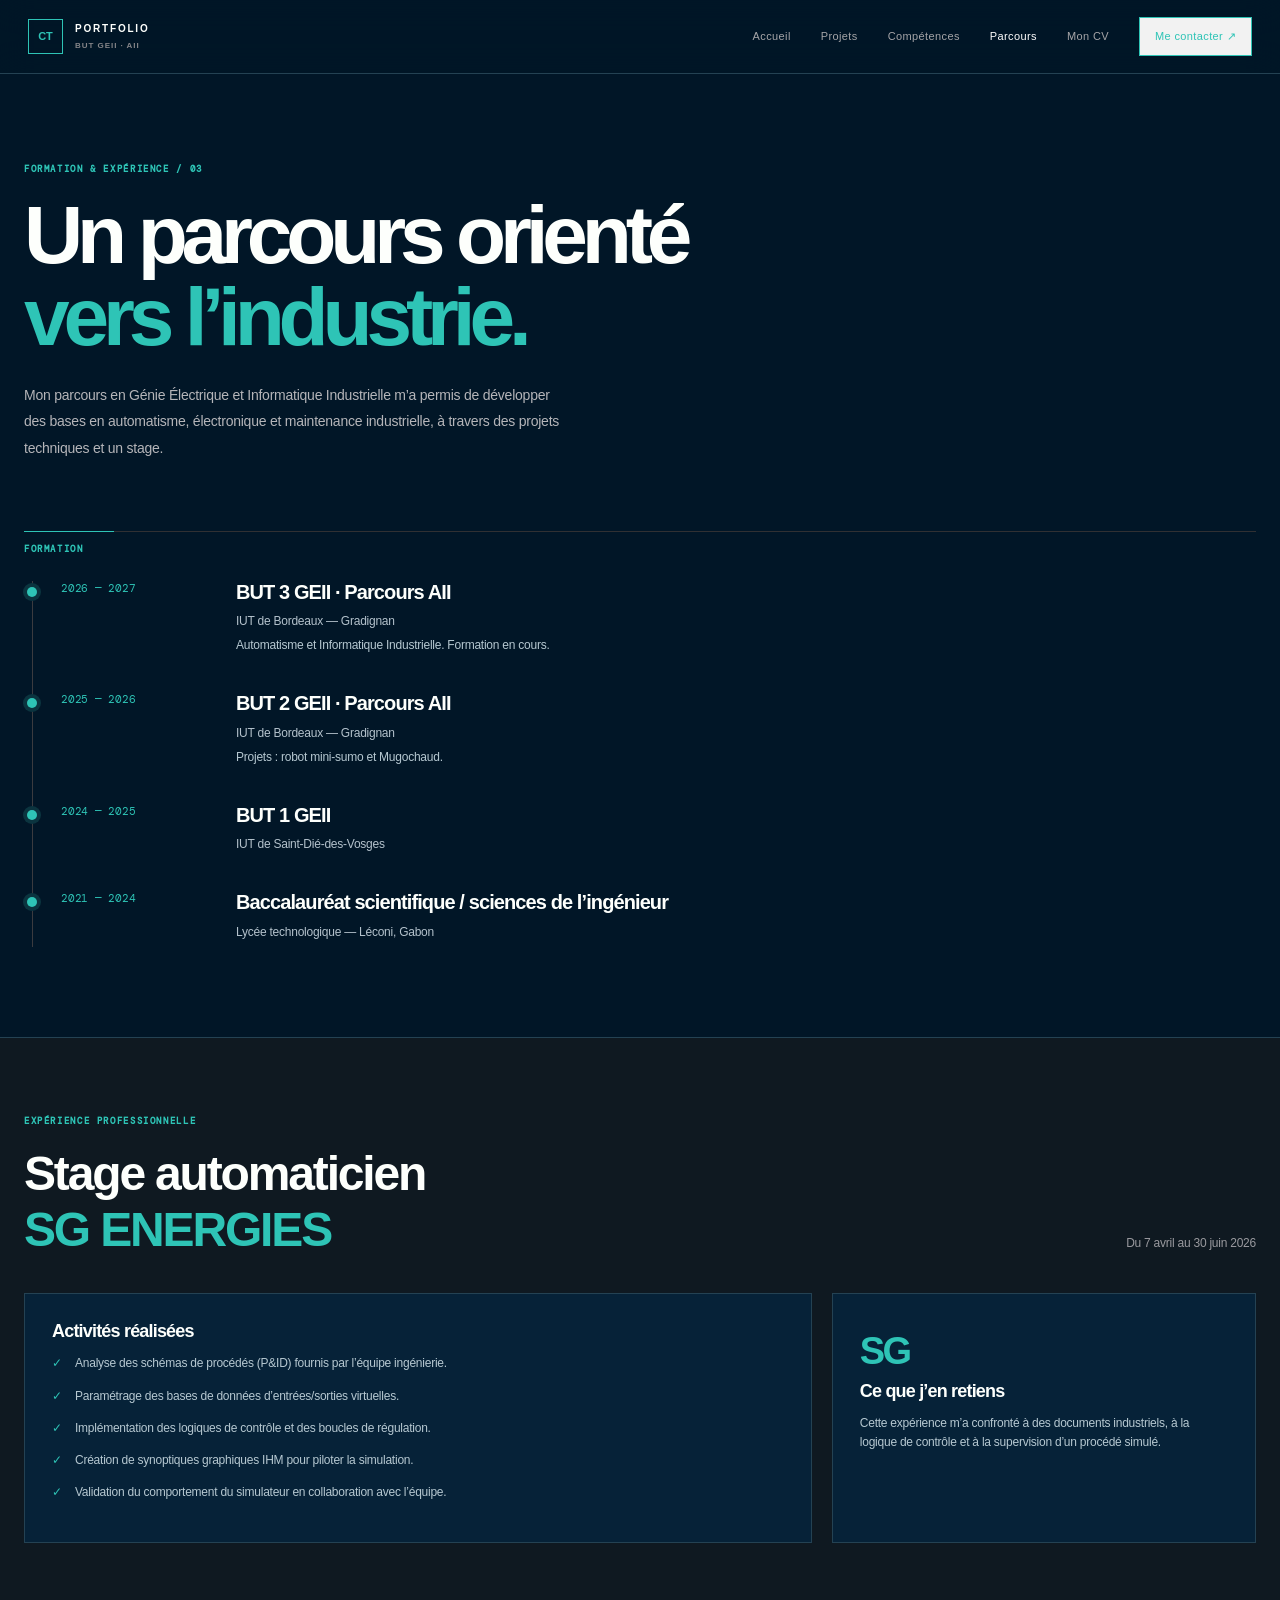
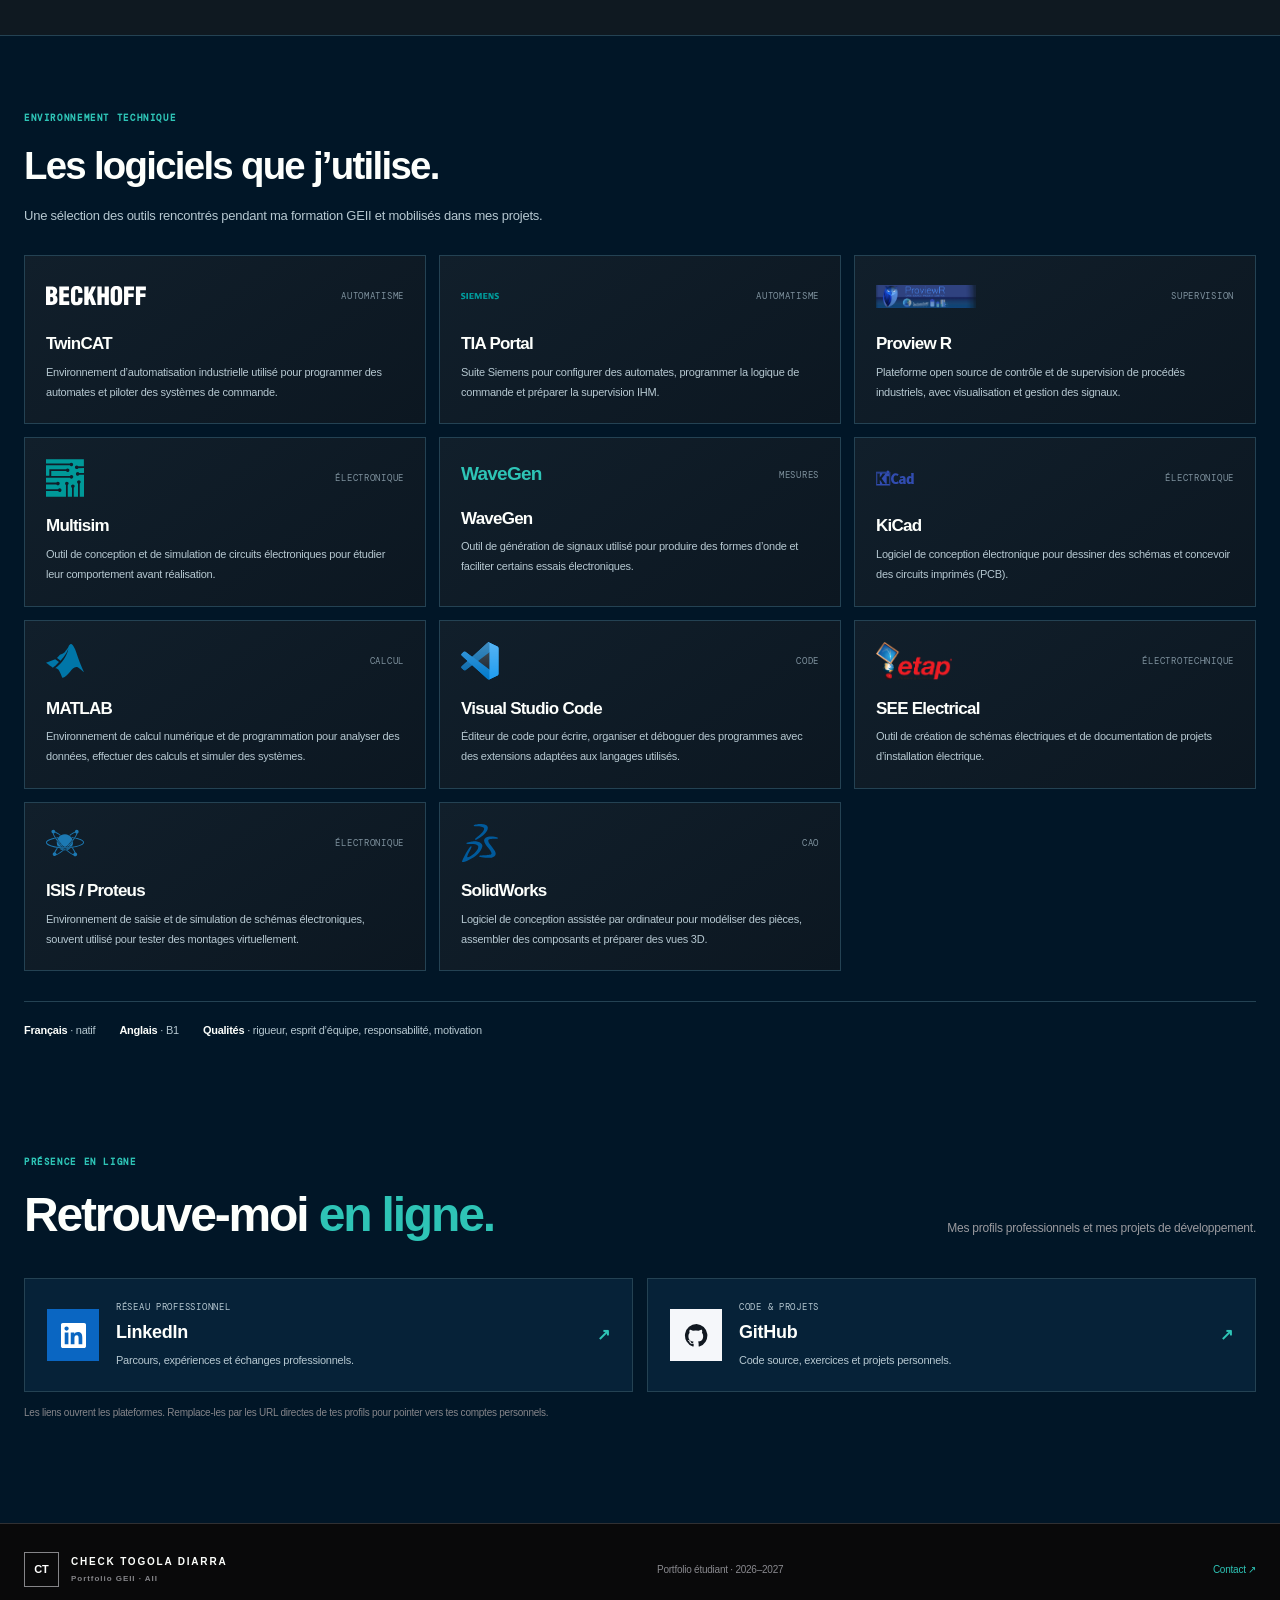
<file: parcours.html>
<!doctype html>
<html lang="fr">
<head><meta charset="utf-8"><meta name="viewport" content="width=device-width, initial-scale=1"><title>Parcours — Check Togola Diarra</title><link rel="stylesheet" href="css/style.css"></head>
<body><a class="skip-link" href="#main-content">Aller au contenu</a>
<header class="site-header"><a class="brand" href="index.html"><span class="brand-mark">CT</span><span>PORTFOLIO<span class="brand-sub">BUT GEII · AII</span></span></a><button class="menu-toggle" aria-label="Ouvrir le menu" aria-expanded="false">☰</button><nav class="nav"><a href="index.html">Accueil</a><a href="projets.html">Projets</a><a href="competences.html">Compétences</a><a class="active" href="parcours.html">Parcours</a><a href="cv.html">Mon CV</a><a href="contact.html" class="nav-cta">Me contacter ↗</a></nav></header>
<main id="main-content"><section class="page-hero container"><p class="eyebrow">Formation & expérience / 03</p><h1>Un parcours orienté<br><span class="accent">vers l’industrie.</span></h1><p class="hero-lead narrow">Mon parcours en Génie Électrique et Informatique Industrielle m’a permis de développer des bases en automatisme, électronique et maintenance industrielle, à travers des projets techniques et un stage.</p></section>
<section class="container timeline-section"><p class="eyebrow">Formation</p><div class="timeline">
<div class="timeline-item"><span class="timeline-date">2026 — 2027</span><div><h2>BUT 3 GEII · Parcours AII</h2><p>IUT de Bordeaux — Gradignan</p><p class="muted">Automatisme et Informatique Industrielle. Formation en cours.</p></div></div>
<div class="timeline-item"><span class="timeline-date">2025 — 2026</span><div><h2>BUT 2 GEII · Parcours AII</h2><p>IUT de Bordeaux — Gradignan</p><p class="muted">Projets : robot mini-sumo et Mugochaud.</p></div></div>
<div class="timeline-item"><span class="timeline-date">2024 — 2025</span><div><h2>BUT 1 GEII</h2><p>IUT de Saint-Dié-des-Vosges</p></div></div>
<div class="timeline-item"><span class="timeline-date">2021 — 2024</span><div><h2>Baccalauréat scientifique / sciences de l’ingénieur</h2><p>Lycée technologique — Léconi, Gabon</p></div></div>
</div></section>
<section class="section section-tint"><div class="container"><div class="section-heading"><div><p class="eyebrow">Expérience professionnelle</p><h2>Stage automaticien<br><span class="accent">SG ENERGIES</span></h2></div><p>Du 7 avril au 30 juin 2026</p></div><div class="experience-grid"><div class="experience-main"><h3>Activités réalisées</h3><ul class="check-list"><li>Analyse des schémas de procédés (P&amp;ID) fournis par l’équipe ingénierie.</li><li>Paramétrage des bases de données d’entrées/sorties virtuelles.</li><li>Implémentation des logiques de contrôle et des boucles de régulation.</li><li>Création de synoptiques graphiques IHM pour piloter la simulation.</li><li>Validation du comportement du simulateur en collaboration avec l’équipe.</li></ul></div><div class="experience-side"><span class="big-mark">SG</span><h3>Ce que j’en retiens</h3><p>Cette expérience m’a confronté à des documents industriels, à la logique de contrôle et à la supervision d’un procédé simulé.</p></div></div></div></section>
<section class="container tools-section"><p class="eyebrow">Environnement technique</p><h2>Les logiciels que j’utilise.</h2><p class="tools-intro">Une s&eacute;lection des outils rencontr&eacute;s pendant ma formation GEII et mobilis&eacute;s dans mes projets.</p><div class="software-grid">
<article class="software-card"><div class="software-top"><img class="software-logo" src="assets/images/software-logos/beckhoff.svg" alt="Logo Beckhoff Automation" loading="lazy"><span class="software-category">AUTOMATISME</span></div><h3>TwinCAT</h3><p>Environnement d’automatisation industrielle utilisé pour programmer des automates et piloter des systèmes de commande.</p></article>
<article class="software-card"><div class="software-top"><img class="software-logo" src="assets/images/software-logos/siemens.svg" alt="Logo Siemens" loading="lazy"><span class="software-category">AUTOMATISME</span></div><h3>TIA Portal</h3><p>Suite Siemens pour configurer des automates, programmer la logique de commande et préparer la supervision IHM.</p></article>
<article class="software-card"><div class="software-top"><img class="software-logo" src="assets/images/software-logos/proviewr.png" alt="Logo ProviewR" loading="lazy"><span class="software-category">SUPERVISION</span></div><h3>Proview R</h3><p>Plateforme open source de contrôle et de supervision de procédés industriels, avec visualisation et gestion des signaux.</p></article>
<article class="software-card"><div class="software-top"><img class="software-logo" src="assets/images/software-logos/multisim.svg" alt="Logo Multisim" loading="lazy"><span class="software-category">ÉLECTRONIQUE</span></div><h3>Multisim</h3><p>Outil de conception et de simulation de circuits électroniques pour étudier leur comportement avant réalisation.</p></article>
<article class="software-card"><div class="software-top"><span class="software-wordmark">WaveGen</span><span class="software-category">MESURES</span></div><h3>WaveGen</h3><p>Outil de génération de signaux utilisé pour produire des formes d’onde et faciliter certains essais électroniques.</p></article>
<article class="software-card"><div class="software-top"><img class="software-logo" src="assets/images/software-logos/kicad.svg" alt="Logo KiCad" loading="lazy"><span class="software-category">ÉLECTRONIQUE</span></div><h3>KiCad</h3><p>Logiciel de conception électronique pour dessiner des schémas et concevoir des circuits imprimés (PCB).</p></article>
<article class="software-card"><div class="software-top"><img class="software-logo" src="assets/images/software-logos/mathworks.svg" alt="Logo MathWorks" loading="lazy"><span class="software-category">CALCUL</span></div><h3>MATLAB</h3><p>Environnement de calcul numérique et de programmation pour analyser des données, effectuer des calculs et simuler des systèmes.</p></article>
<article class="software-card"><div class="software-top"><img class="software-logo" src="assets/images/software-logos/vscode.svg" alt="Logo Visual Studio Code" loading="lazy"><span class="software-category">CODE</span></div><h3>Visual Studio Code</h3><p>Éditeur de code pour écrire, organiser et déboguer des programmes avec des extensions adaptées aux langages utilisés.</p></article>
<article class="software-card"><div class="software-top"><img class="software-logo" src="assets/images/software-logos/etap.png" alt="Logo ETAP, éditeur de SEE Electrical" loading="lazy"><span class="software-category">ÉLECTROTECHNIQUE</span></div><h3>SEE Electrical</h3><p>Outil de création de schémas électriques et de documentation de projets d’installation électrique.</p></article>
<article class="software-card"><div class="software-top"><img class="software-logo" src="assets/images/software-logos/proteus.svg" alt="Logo Proteus" loading="lazy"><span class="software-category">ÉLECTRONIQUE</span></div><h3>ISIS / Proteus</h3><p>Environnement de saisie et de simulation de schémas électroniques, souvent utilisé pour tester des montages virtuellement.</p></article>
<article class="software-card"><div class="software-top"><img class="software-logo" src="assets/images/software-logos/dassault-systemes.svg" alt="Logo Dassault Systèmes, éditeur de SolidWorks" loading="lazy"><span class="software-category">CAO</span></div><h3>SolidWorks</h3><p>Logiciel de conception assistée par ordinateur pour modéliser des pièces, assembler des composants et préparer des vues 3D.</p></article>
</div><div class="language-row"><span><b>Français</b> · natif</span><span><b>Anglais</b> · B1</span><span><b>Qualités</b> · rigueur, esprit d’équipe, responsabilité, motivation</span></div></section>
<section class="section container social-section"><div class="section-heading"><div><p class="eyebrow">Présence en ligne</p><h2>Retrouve-moi <span class="accent">en ligne.</span></h2></div><p>Mes profils professionnels et mes projets de développement.</p></div><div class="social-grid"><a class="social-card" href="https://www.linkedin.com/in/check-oumar-togola-dit-diarra" target="_blank" rel="noopener noreferrer"><span class="social-logo linkedin-logo" aria-label="Logo LinkedIn"><svg viewBox="0 0 24 24" role="img" aria-hidden="true"><path d="M20.45 20.45h-3.56v-5.57c0-1.33-.02-3.04-1.85-3.04-1.85 0-2.13 1.44-2.13 2.94v5.67H9.35V9h3.42v1.56h.05c.48-.9 1.64-1.85 3.37-1.85 3.6 0 4.26 2.37 4.26 5.45v6.29zM5.34 7.43a2.06 2.06 0 1 1 0-4.12 2.06 2.06 0 0 1 0 4.12zM7.12 20.45H3.56V9h3.56v11.45zM22.22 0H1.77C.79 0 0 .77 0 1.72v20.56C0 23.23.79 24 1.77 24h20.44c.98 0 1.79-.77 1.79-1.72V1.72C24 .77 23.2 0 22.22 0z"/></svg></span><span><small>RÉSEAU PROFESSIONNEL</small><strong>LinkedIn</strong><p>Parcours, expériences et échanges professionnels.</p></span><b>↗</b></a><a class="social-card" href="https://github.com/tcheckoumar2007-wq" target="_blank" rel="noopener noreferrer"><span class="social-logo github-logo" aria-label="Logo GitHub"><svg viewBox="0 0 24 24" role="img" aria-hidden="true"><path d="M12 .9a11.1 11.1 0 0 0-3.51 21.63c.55.1.76-.24.76-.53v-2.08c-3.1.67-3.75-1.32-3.75-1.32-.5-1.29-1.24-1.63-1.24-1.63-1.01-.69.08-.68.08-.68 1.12.08 1.71 1.15 1.71 1.15 1 .1.1 2.53 2.57 1.93.1-.72.39-1.21.7-1.49-2.48-.28-5.09-1.24-5.09-5.52 0-1.22.44-2.22 1.15-3-.12-.28-.5-1.42.11-2.96 0 0 .94-.3 3.05 1.14a10.6 10.6 0 0 1 5.55 0c2.11-1.44 3.05-1.14 3.05-1.14.61 1.54.23 2.68.11 2.96.72.78 1.15 1.78 1.15 3 0 4.29-2.61 5.23-5.1 5.51.4.35.75 1.03.75 2.08V22c0 .29.2.63.76.52A11.1 11.1 0 0 0 12 .9z"/></svg></span><span><small>CODE & PROJETS</small><strong>GitHub</strong><p>Code source, exercices et projets personnels.</p></span><b>↗</b></a></div><p class="small-note">Les liens ouvrent les plateformes. Remplace-les par les URL directes de tes profils pour pointer vers tes comptes personnels.</p></section>
</main><footer class="site-footer"><div class="container footer-inner"><a class="brand footer-brand" href="index.html"><span class="brand-mark">CT</span><span>CHECK TOGOLA DIARRA<span class="brand-sub">Portfolio GEII · AII</span></span></a><p>Portfolio étudiant · 2026–2027</p><a href="contact.html">Contact ↗</a></div></footer><script src="js/main.js"></script></body></html>
</file>
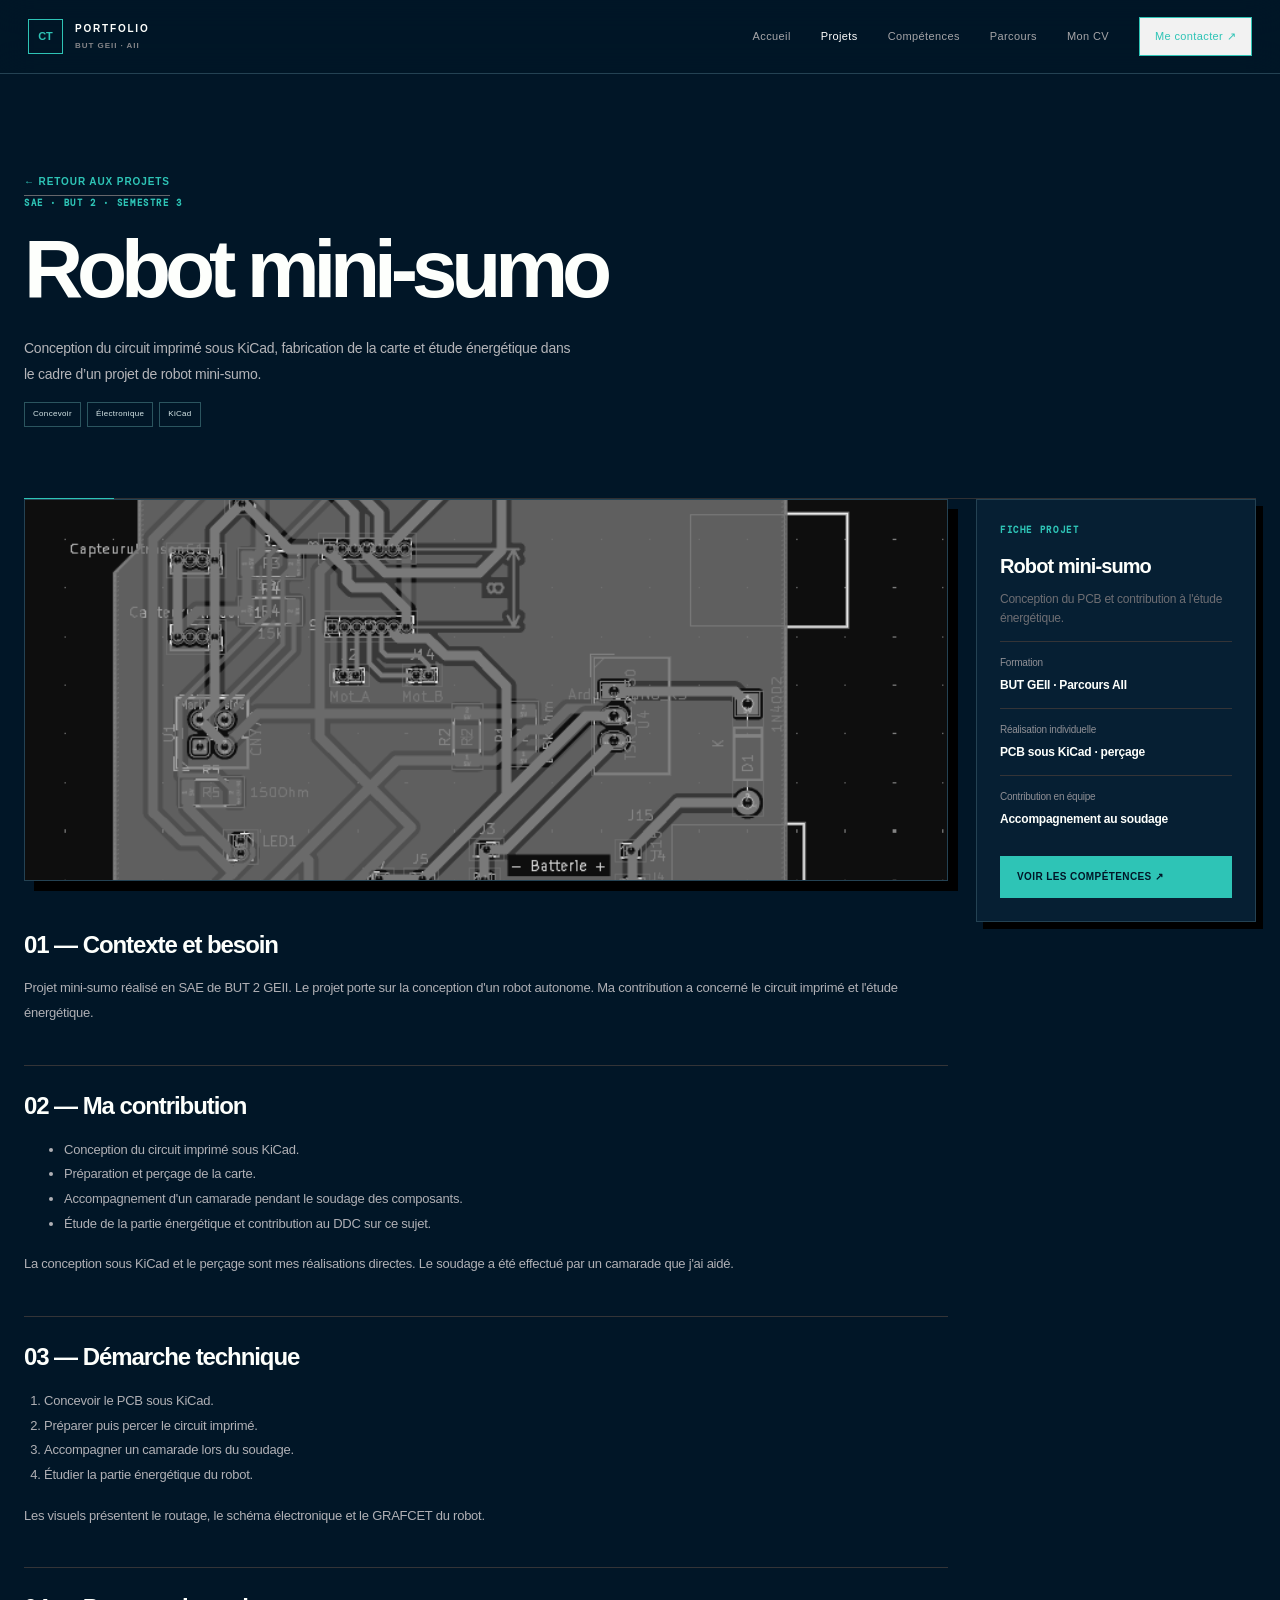
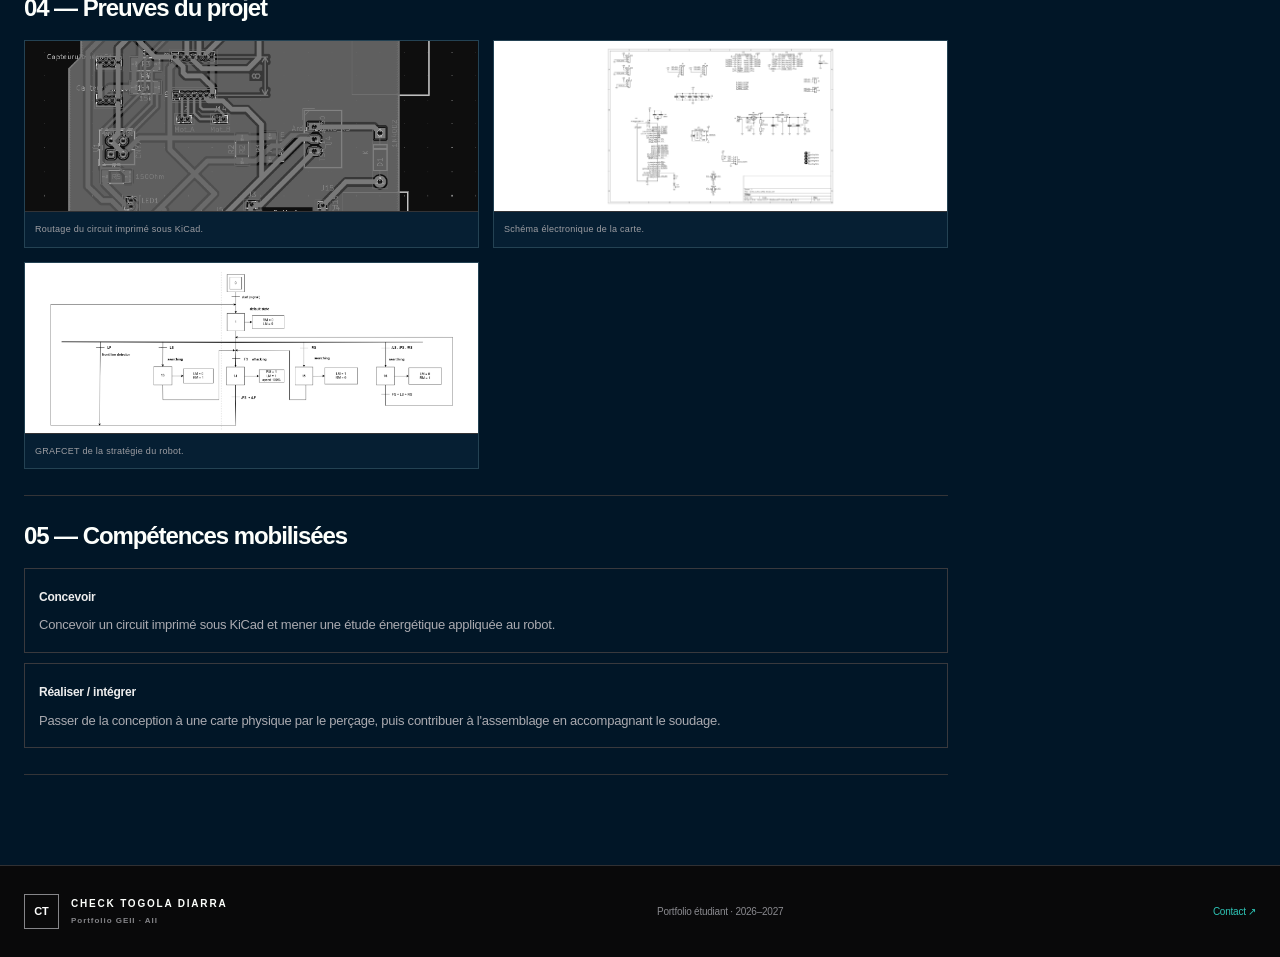
<file: projet-mini-sumo.html>
<!doctype html><html lang="fr"><head><meta charset="utf-8"><meta name="viewport" content="width=device-width, initial-scale=1"><title>Robot mini-sumo — Check Togola Diarra</title><link rel="stylesheet" href="css/style.css"></head><body><a class="skip-link" href="#main-content">Aller au contenu</a>
<header class="site-header"><a class="brand" href="index.html"><span class="brand-mark">CT</span><span>PORTFOLIO<span class="brand-sub">BUT GEII · AII</span></span></a><button class="menu-toggle" aria-label="Ouvrir le menu" aria-expanded="false">☰</button><nav class="nav"><a href="index.html">Accueil</a><a class="active" href="projets.html">Projets</a><a href="competences.html">Compétences</a><a href="parcours.html">Parcours</a><a href="cv.html">Mon CV</a><a href="contact.html" class="nav-cta">Me contacter ↗</a></nav></header>
<main id="main-content"><section class="page-hero container"><a class="text-link" href="projets.html">← Retour aux projets</a><p class="eyebrow">SAE · BUT 2 · SEMESTRE 3</p><h1>Robot mini-sumo</h1><p class="hero-lead narrow">Conception du circuit imprimé sous KiCad, fabrication de la carte et étude énergétique dans le cadre d’un projet de robot mini-sumo.</p><div class="project-meta"><span class="tag">Concevoir</span><span class="tag">Électronique</span><span class="tag">KiCad</span></div></section>
<section class="container detail-layout">
  <div class="detail-main">
    <div class="detail-cover"><img src="assets/Image_Robot-Mini-Sumo/Bottom%20PCB.png" alt="Circuit imprim&eacute; du robot mini-sumo con&ccedil;u sous KiCad"></div>
    <section class="detail-section">
      <h2>01 — Contexte et besoin</h2>
      <p>Projet mini-sumo r&eacute;alis&eacute; en SAE de BUT 2 GEII. Le projet porte sur la conception d&apos;un robot autonome. Ma contribution a concern&eacute; le circuit imprim&eacute; et l&apos;&eacute;tude &eacute;nerg&eacute;tique.</p>
    </section>
    <section class="detail-section">
      <h2>02 — Ma contribution</h2>
      <ul>
        <li>Conception du circuit imprim&eacute; sous KiCad.</li>
        <li>Pr&eacute;paration et per&ccedil;age de la carte.</li>
        <li>Accompagnement d&apos;un camarade pendant le soudage des composants.</li>
        <li>&Eacute;tude de la partie &eacute;nerg&eacute;tique et contribution au DDC sur ce sujet.</li>
      </ul>
      <p>La conception sous KiCad et le per&ccedil;age sont mes r&eacute;alisations directes. Le soudage a &eacute;t&eacute; effectu&eacute; par un camarade que j&apos;ai aid&eacute;.</p>
    </section>
    <section class="detail-section">
      <h2>03 — D&eacute;marche technique</h2>
      <ol>
        <li>Concevoir le PCB sous KiCad.</li>
        <li>Pr&eacute;parer puis percer le circuit imprim&eacute;.</li>
        <li>Accompagner un camarade lors du soudage.</li>
        <li>&Eacute;tudier la partie &eacute;nerg&eacute;tique du robot.</li>
      </ol>
      <p>Les visuels pr&eacute;sentent le routage, le sch&eacute;ma &eacute;lectronique et le GRAFCET du robot.</p>
    </section>
    <section class="detail-section">
      <h2>04 — Preuves du projet</h2>
      <div class="evidence-gallery">
        <figure><img src="assets/Image_Robot-Mini-Sumo/Bottom%20PCB.png" alt="Routage du PCB mini-sumo"><figcaption>Routage du circuit imprim&eacute; sous KiCad.</figcaption></figure>
        <figure><img class="evidence-document" src="assets/Image_Robot-Mini-Sumo/carte_sumo_SAE2.pdf.png" alt="Sch&eacute;ma &eacute;lectronique de la carte mini-sumo"><figcaption>Sch&eacute;ma &eacute;lectronique de la carte.</figcaption></figure>
        <figure><img class="evidence-document" src="assets/Image_Robot-Mini-Sumo/Grafcet-strat&eacute;gie_RobotSumo.png" alt="GRAFCET de la strat&eacute;gie du robot mini-sumo"><figcaption>GRAFCET de la strat&eacute;gie du robot.</figcaption></figure>
      </div>
    </section>
    <section class="detail-section">
      <h2>05 — Comp&eacute;tences mobilis&eacute;es</h2>
      <div class="skill-detail-list">
        <div><b>Concevoir</b><p>Concevoir un circuit imprim&eacute; sous KiCad et mener une &eacute;tude &eacute;nerg&eacute;tique appliqu&eacute;e au robot.</p></div>
        <div><b>R&eacute;aliser / int&eacute;grer</b><p>Passer de la conception &agrave; une carte physique par le per&ccedil;age, puis contribuer &agrave; l&apos;assemblage en accompagnant le soudage.</p></div>
      </div>
    </section>
  </div>
  <aside class="detail-aside">
    <p class="eyebrow">Fiche projet</p>
    <h3>Robot mini-sumo</h3>
    <p>Conception du PCB et contribution &agrave; l&apos;&eacute;tude &eacute;nerg&eacute;tique.</p>
    <div class="aside-line"><small>Formation</small><strong>BUT GEII · Parcours AII</strong></div>
    <div class="aside-line"><small>R&eacute;alisation individuelle</small><strong>PCB sous KiCad · per&ccedil;age</strong></div>
    <div class="aside-line"><small>Contribution en &eacute;quipe</small><strong>Accompagnement au soudage</strong></div>
    <a class="button button-primary" href="competences.html">Voir les comp&eacute;tences ↗</a>
  </aside>
</section></main>
<footer class="site-footer"><div class="container footer-inner"><a class="brand footer-brand" href="index.html"><span class="brand-mark">CT</span><span>CHECK TOGOLA DIARRA<span class="brand-sub">Portfolio GEII · AII</span></span></a><p>Portfolio étudiant · 2026–2027</p><a href="contact.html">Contact ↗</a></div></footer><script src="js/main.js"></script></body></html>
</file>
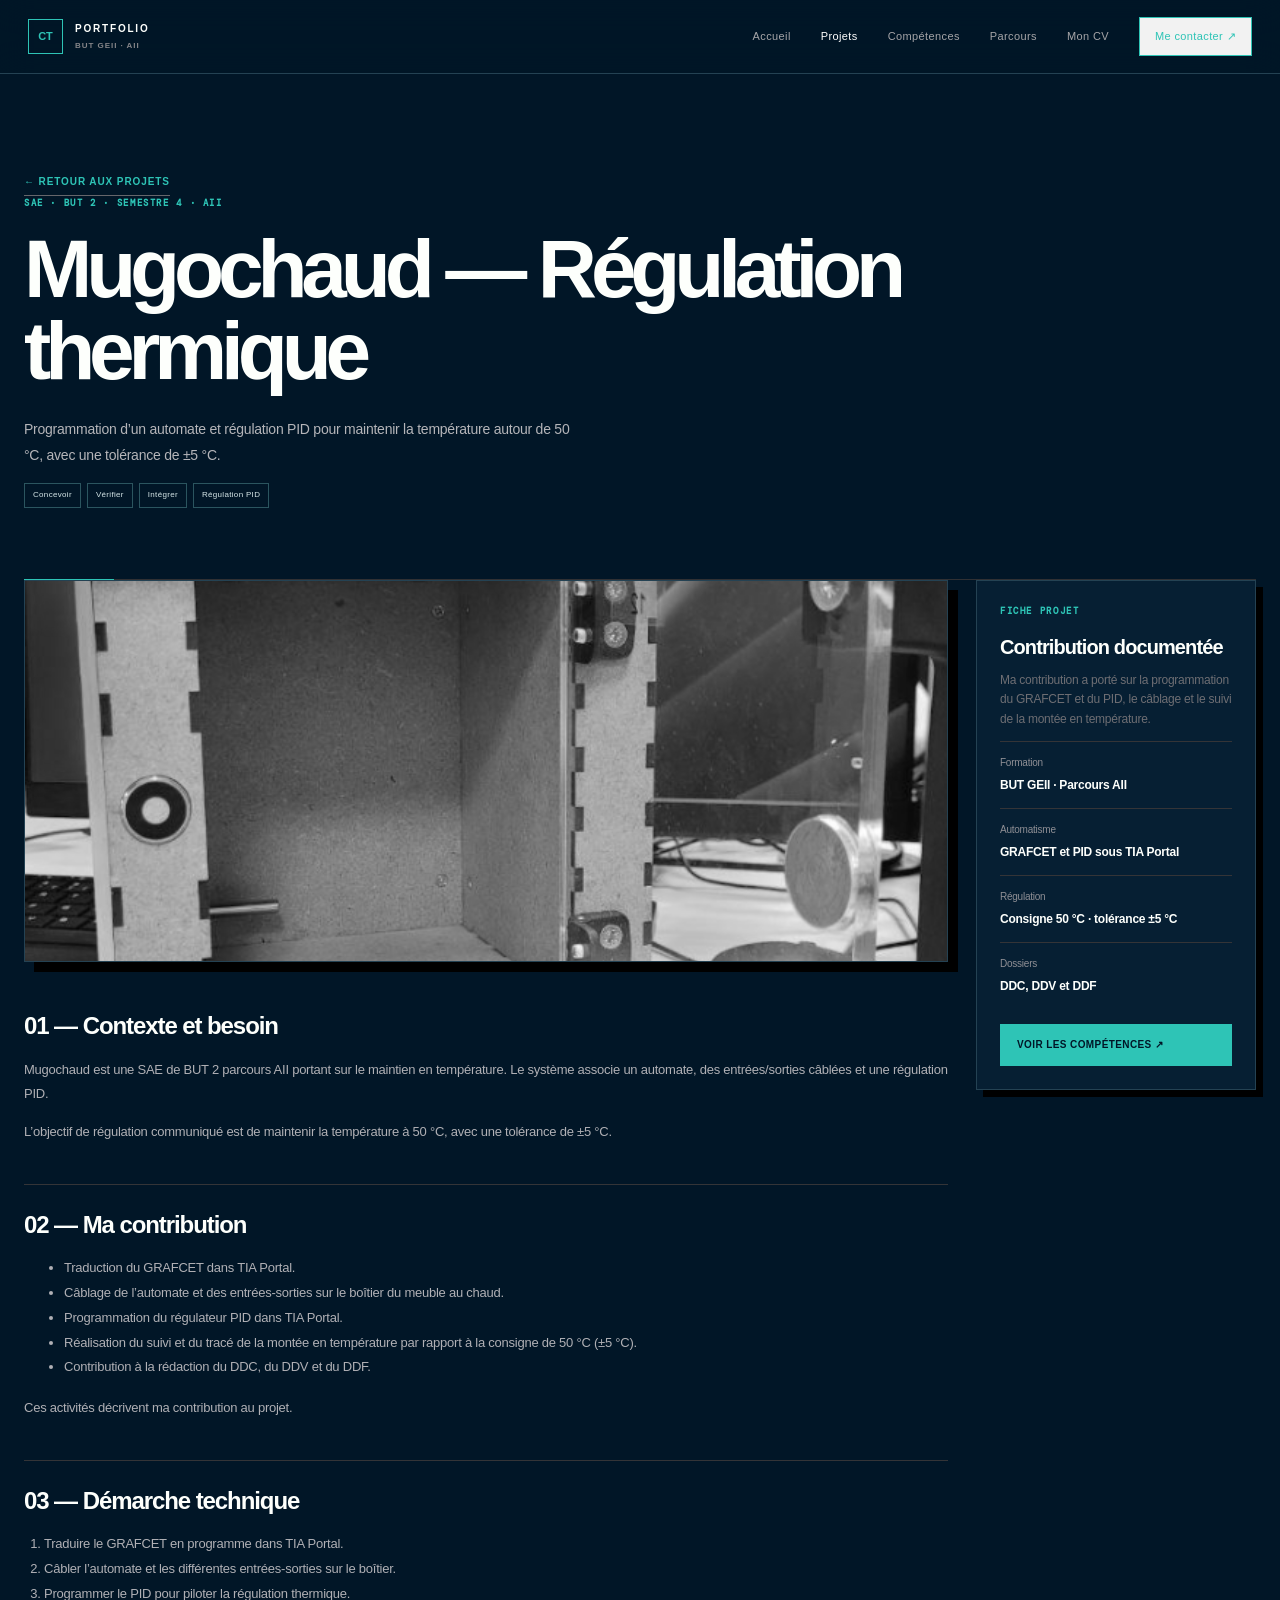
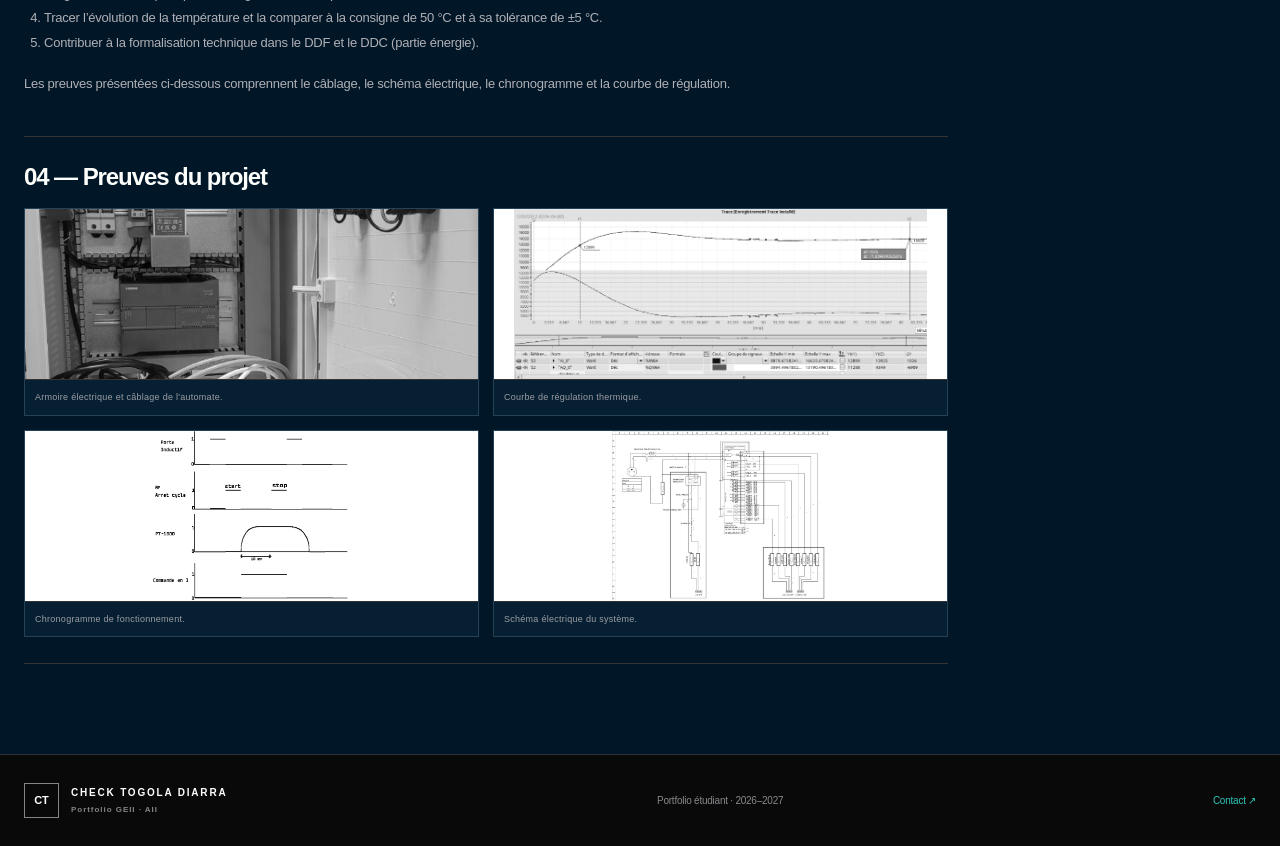
<file: projet-mugochaud.html>
<!doctype html><html lang="fr"><head><meta charset="utf-8"><meta name="viewport" content="width=device-width, initial-scale=1"><title>Mugochaud — Régulation thermique — Check Togola Diarra</title><link rel="stylesheet" href="css/style.css"></head><body><a class="skip-link" href="#main-content">Aller au contenu</a>
<header class="site-header"><a class="brand" href="index.html"><span class="brand-mark">CT</span><span>PORTFOLIO<span class="brand-sub">BUT GEII · AII</span></span></a><button class="menu-toggle" aria-label="Ouvrir le menu" aria-expanded="false">☰</button><nav class="nav"><a href="index.html">Accueil</a><a class="active" href="projets.html">Projets</a><a href="competences.html">Compétences</a><a href="parcours.html">Parcours</a><a href="cv.html">Mon CV</a><a href="contact.html" class="nav-cta">Me contacter ↗</a></nav></header>
<main id="main-content"><section class="page-hero container"><a class="text-link" href="projets.html">← Retour aux projets</a><p class="eyebrow">SAE · BUT 2 · SEMESTRE 4 · AII</p><h1>Mugochaud — Régulation thermique</h1><p class="hero-lead narrow">Programmation d’un automate et régulation PID pour maintenir la température autour de 50 °C, avec une tolérance de ±5 °C.</p><div class="project-meta"><span class="tag">Concevoir</span><span class="tag">Vérifier</span><span class="tag">Intégrer</span><span class="tag">Régulation PID</span></div></section>
<section class="container detail-layout"><div class="detail-main"><div class="detail-cover"><img src="assets/Image_Mugochaud/Mugochaud.png" alt="Meuble au chaud du projet Mugochaud"></div>
<section class="detail-section"><h2>01 — Contexte et besoin</h2><p>Mugochaud est une SAE de BUT 2 parcours AII portant sur le maintien en température. Le système associe un automate, des entrées/sorties câblées et une régulation PID.</p><p>L’objectif de régulation communiqué est de maintenir la température à 50 °C, avec une tolérance de ±5 °C.</p></section>
<section class="detail-section"><h2>02 — Ma contribution</h2><ul><li>Traduction du GRAFCET dans TIA Portal.</li><li>Câblage de l’automate et des entrées-sorties sur le boîtier du meuble au chaud.</li><li>Programmation du régulateur PID dans TIA Portal.</li><li>Réalisation du suivi et du tracé de la montée en température par rapport à la consigne de 50 °C (±5 °C).</li><li>Contribution &agrave; la r&eacute;daction du DDC, du DDV et du DDF.</li></ul><p>Ces activit&eacute;s d&eacute;crivent ma contribution au projet.</p></section>
<section class="detail-section"><h2>03 — Démarche technique</h2><ol><li>Traduire le GRAFCET en programme dans TIA Portal.</li><li>Câbler l’automate et les différentes entrées-sorties sur le boîtier.</li><li>Programmer le PID pour piloter la régulation thermique.</li><li>Tracer l’évolution de la température et la comparer à la consigne de 50 °C et à sa tolérance de ±5 °C.</li><li>Contribuer à la formalisation technique dans le DDF et le DDC (partie énergie).</li></ol><p>Les preuves pr&eacute;sent&eacute;es ci-dessous comprennent le c&acirc;blage, le sch&eacute;ma &eacute;lectrique, le chronogramme et la courbe de r&eacute;gulation.</p></section>
<section class="detail-section"><h2>04 — Preuves du projet</h2><div class="evidence-gallery"><figure><img src="assets/Image_Mugochaud/Armoire-electrique_Mugochaud.png" alt="Armoire &eacute;lectrique et c&acirc;blage du projet Mugochaud"><figcaption>Armoire &eacute;lectrique et c&acirc;blage de l&apos;automate.</figcaption></figure><figure><img class="evidence-document" src="assets/Image_Mugochaud/regulation-température_Mugochaud.png" alt="Courbe de r&eacute;gulation thermique du projet Mugochaud"><figcaption>Courbe de r&eacute;gulation thermique.</figcaption></figure><figure><img class="evidence-document" src="assets/Image_Mugochaud/Chronogramme_Mugochaud.png" alt="Chronogramme de fonctionnement du projet Mugochaud"><figcaption>Chronogramme de fonctionnement.</figcaption></figure><figure><img class="evidence-document" src="assets/Image_Mugochaud/schemat-electrique_Mugochaud.png" alt="Sch&eacute;ma &eacute;lectrique du projet Mugochaud"><figcaption>Sch&eacute;ma &eacute;lectrique du syst&egrave;me.</figcaption></figure></div></section>
</div>
<aside class="detail-aside"><p class="eyebrow">Fiche projet</p><h3>Contribution documentée</h3><p>Ma contribution a port&eacute; sur la programmation du GRAFCET et du PID, le c&acirc;blage et le suivi de la mont&eacute;e en temp&eacute;rature.</p><div class="aside-line"><small>Formation</small><strong>BUT GEII · Parcours AII</strong></div><div class="aside-line"><small>Automatisme</small><strong>GRAFCET et PID sous TIA Portal</strong></div><div class="aside-line"><small>Régulation</small><strong>Consigne 50 °C · tolérance ±5 °C</strong></div><div class="aside-line"><small>Dossiers</small><strong>DDC, DDV et DDF</strong></div><a class="button button-primary" href="competences.html">Voir les compétences ↗</a></aside></section></main>
<footer class="site-footer"><div class="container footer-inner"><a class="brand footer-brand" href="index.html"><span class="brand-mark">CT</span><span>CHECK TOGOLA DIARRA<span class="brand-sub">Portfolio GEII · AII</span></span></a><p>Portfolio étudiant · 2026–2027</p><a href="contact.html">Contact ↗</a></div></footer><script src="js/main.js"></script></body></html>
</file>
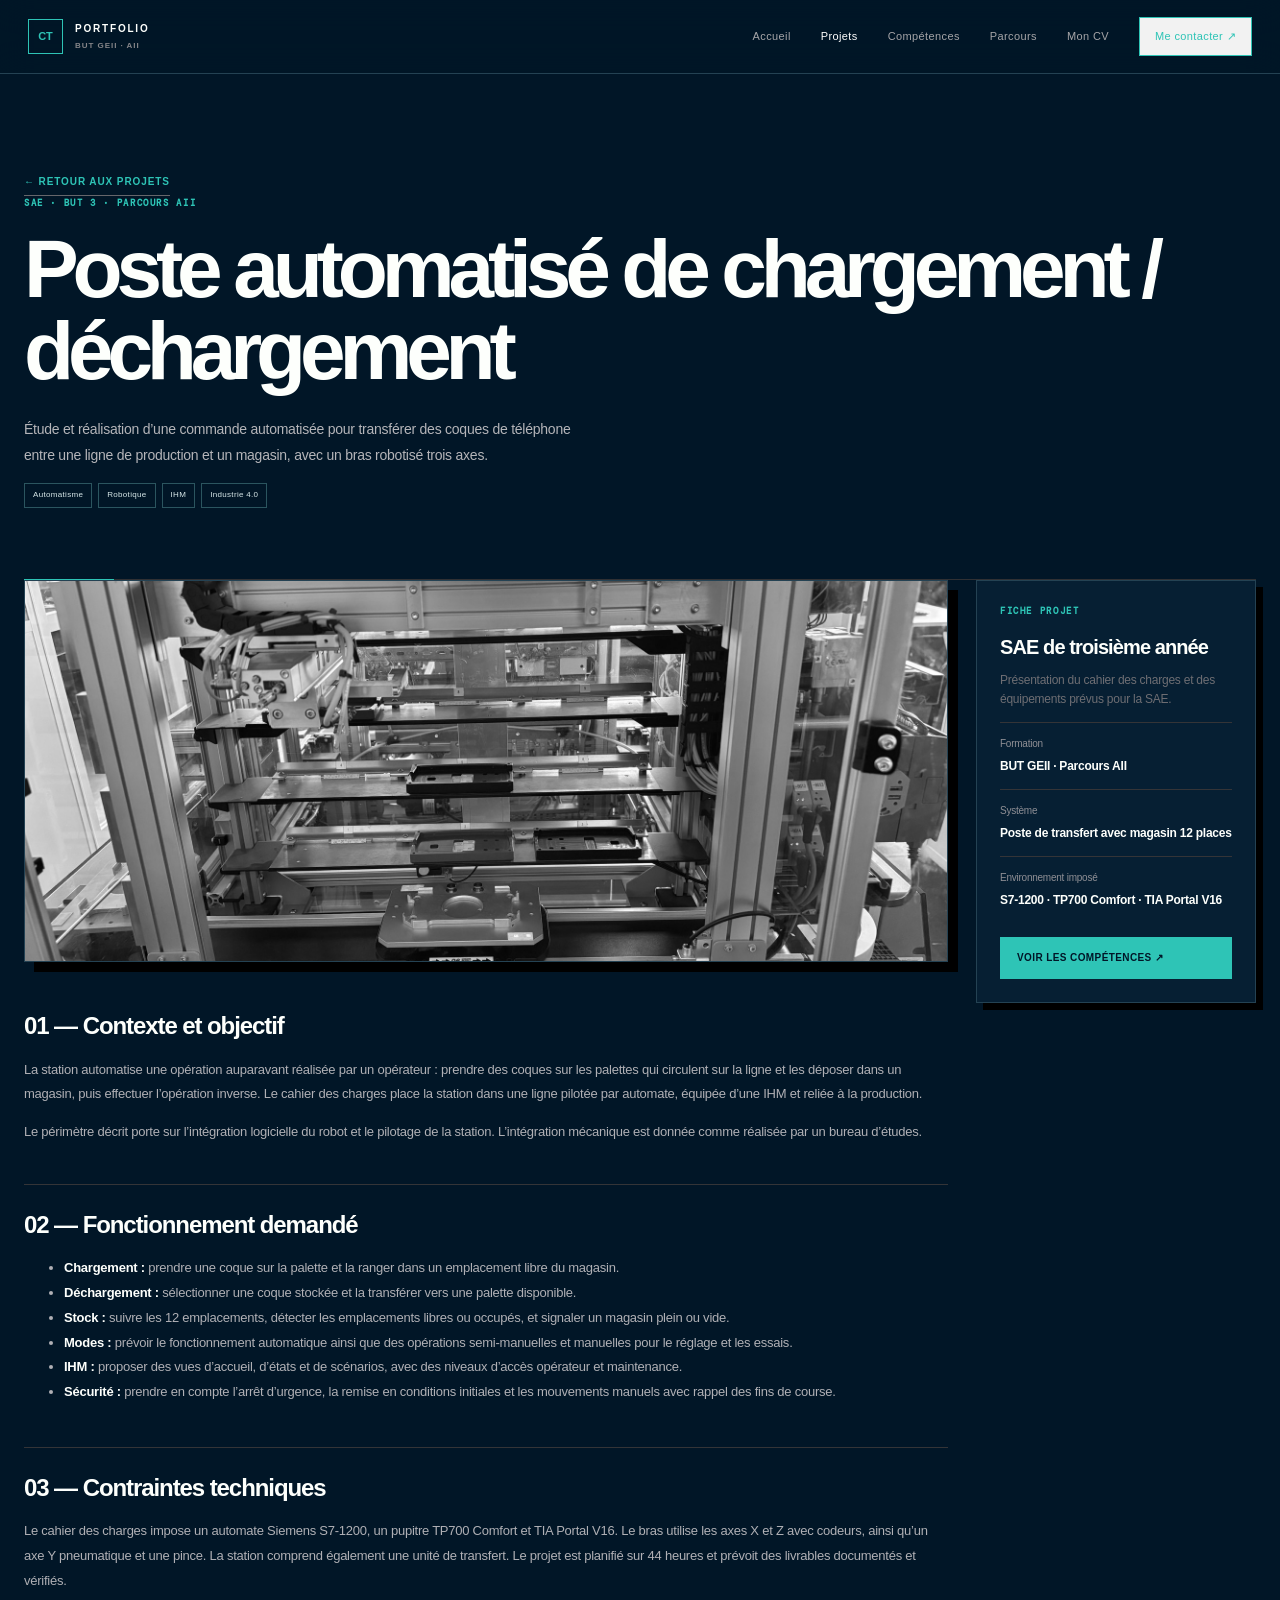
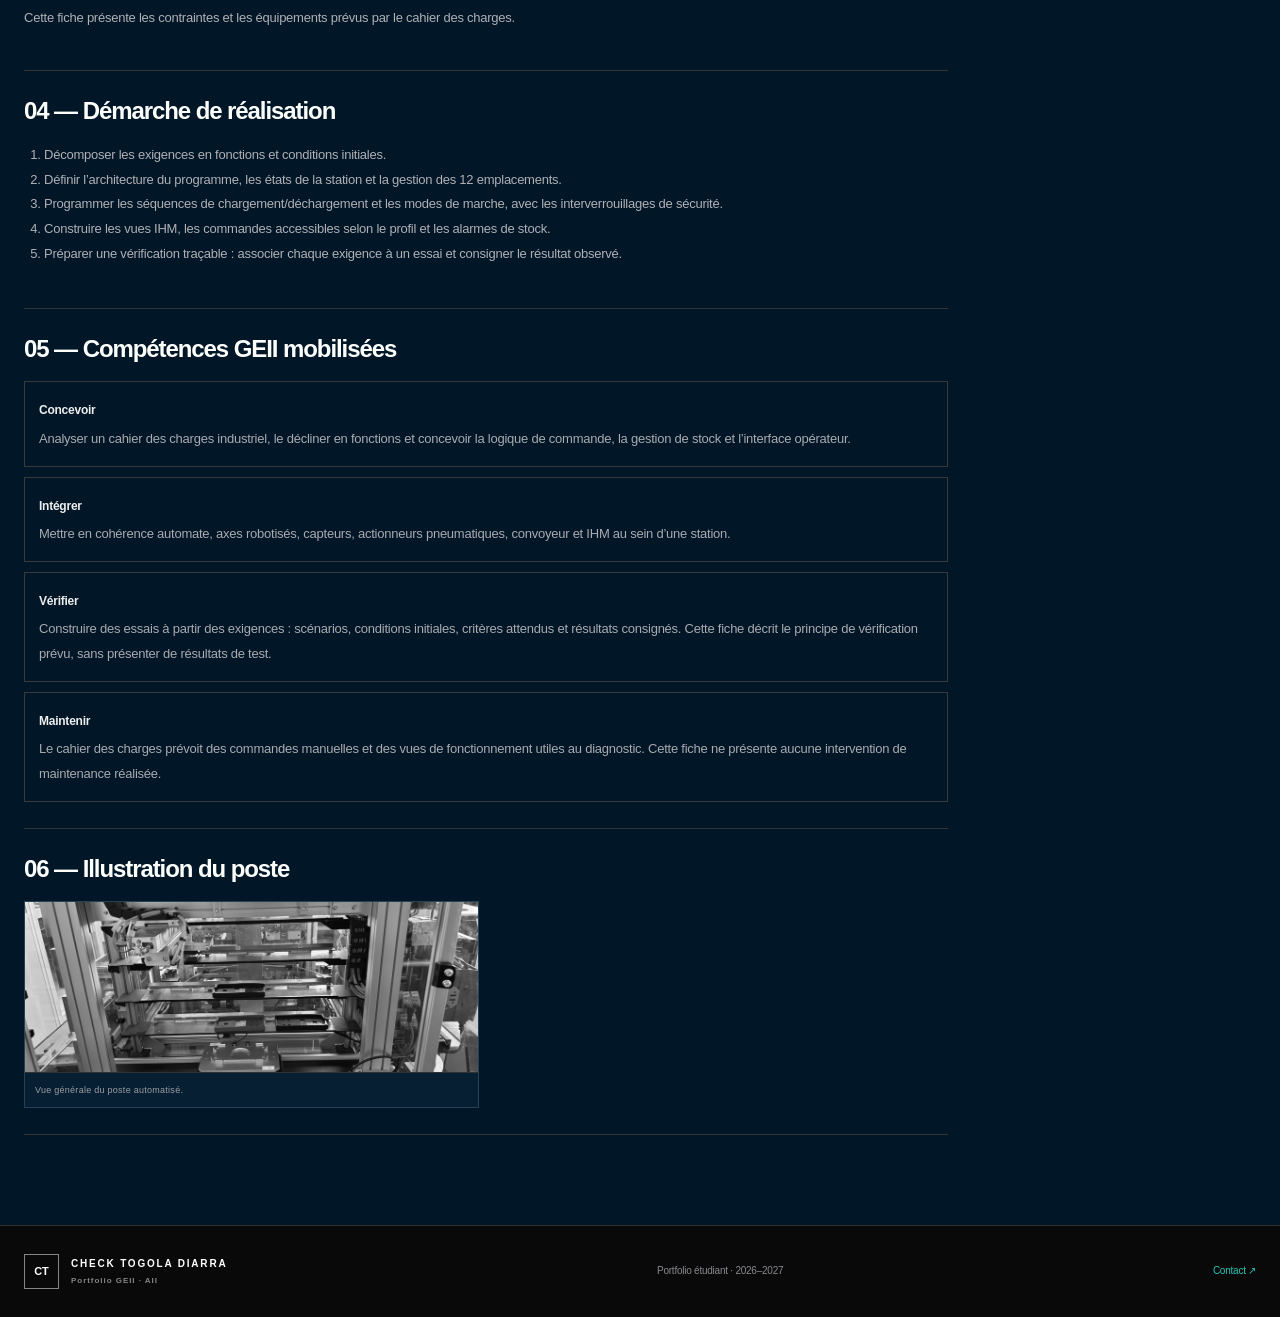
<file: projet-poste-chargement.html>
<!doctype html><html lang="fr"><head><meta charset="utf-8"><meta name="viewport" content="width=device-width, initial-scale=1"><meta name="description" content="SAE de BUT 3 GEII : poste automatisé de chargement et déchargement de pièces, automatisme, robot et IHM."><title>Poste automatisé de chargement et déchargement — Check Togola Diarra</title><link rel="stylesheet" href="css/style.css"></head><body><a class="skip-link" href="#main-content">Aller au contenu</a>
<header class="site-header"><a class="brand" href="index.html"><span class="brand-mark">CT</span><span>PORTFOLIO<span class="brand-sub">BUT GEII · AII</span></span></a><button class="menu-toggle" aria-label="Ouvrir le menu" aria-expanded="false">☰</button><nav class="nav"><a href="index.html">Accueil</a><a class="active" href="projets.html">Projets</a><a href="competences.html">Compétences</a><a href="parcours.html">Parcours</a><a href="cv.html">Mon CV</a><a href="contact.html" class="nav-cta">Me contacter ↗</a></nav></header>
<main id="main-content"><section class="page-hero container"><a class="text-link" href="projets.html">← Retour aux projets</a><p class="eyebrow">SAE · BUT 3 · PARCOURS AII</p><h1>Poste automatisé de chargement / déchargement</h1><p class="hero-lead narrow">Étude et réalisation d’une commande automatisée pour transférer des coques de téléphone entre une ligne de production et un magasin, avec un bras robotisé trois axes.</p><div class="project-meta"><span class="tag">Automatisme</span><span class="tag">Robotique</span><span class="tag">IHM</span><span class="tag">Industrie 4.0</span></div></section>
<section class="container detail-layout"><div class="detail-main"><div class="detail-cover"><img src="assets/Image_poste-chargement/Poste_chargement_dechargement.jpg" alt="Poste automatis&eacute; de chargement et d&eacute;chargement"></div>
<section class="detail-section"><h2>01 — Contexte et objectif</h2><p>La station automatise une opération auparavant réalisée par un opérateur : prendre des coques sur les palettes qui circulent sur la ligne et les déposer dans un magasin, puis effectuer l’opération inverse. Le cahier des charges place la station dans une ligne pilotée par automate, équipée d’une IHM et reliée à la production.</p><p>Le périmètre décrit porte sur l’intégration logicielle du robot et le pilotage de la station. L’intégration mécanique est donnée comme réalisée par un bureau d’études.</p></section>
<section class="detail-section"><h2>02 — Fonctionnement demandé</h2><ul><li><strong>Chargement :</strong> prendre une coque sur la palette et la ranger dans un emplacement libre du magasin.</li><li><strong>Déchargement :</strong> sélectionner une coque stockée et la transférer vers une palette disponible.</li><li><strong>Stock :</strong> suivre les 12 emplacements, détecter les emplacements libres ou occupés, et signaler un magasin plein ou vide.</li><li><strong>Modes :</strong> prévoir le fonctionnement automatique ainsi que des opérations semi-manuelles et manuelles pour le réglage et les essais.</li><li><strong>IHM :</strong> proposer des vues d’accueil, d’états et de scénarios, avec des niveaux d’accès opérateur et maintenance.</li><li><strong>Sécurité :</strong> prendre en compte l’arrêt d’urgence, la remise en conditions initiales et les mouvements manuels avec rappel des fins de course.</li></ul></section>
<section class="detail-section"><h2>03 — Contraintes techniques</h2><p>Le cahier des charges impose un automate Siemens S7-1200, un pupitre TP700 Comfort et TIA Portal V16. Le bras utilise les axes X et Z avec codeurs, ainsi qu’un axe Y pneumatique et une pince. La station comprend également une unité de transfert. Le projet est planifié sur 44 heures et prévoit des livrables documentés et vérifiés.</p><p>Cette fiche pr&eacute;sente les contraintes et les &eacute;quipements pr&eacute;vus par le cahier des charges.</p></section>
<section class="detail-section"><h2>04 — Démarche de réalisation</h2><ol><li>Décomposer les exigences en fonctions et conditions initiales.</li><li>Définir l’architecture du programme, les états de la station et la gestion des 12 emplacements.</li><li>Programmer les séquences de chargement/déchargement et les modes de marche, avec les interverrouillages de sécurité.</li><li>Construire les vues IHM, les commandes accessibles selon le profil et les alarmes de stock.</li><li>Préparer une vérification traçable : associer chaque exigence à un essai et consigner le résultat observé.</li></ol></section>
<section class="detail-section"><h2>05 — Compétences GEII mobilisées</h2><div class="skill-detail-list"><div><b>Concevoir</b><p>Analyser un cahier des charges industriel, le décliner en fonctions et concevoir la logique de commande, la gestion de stock et l’interface opérateur.</p></div><div><b>Intégrer</b><p>Mettre en cohérence automate, axes robotisés, capteurs, actionneurs pneumatiques, convoyeur et IHM au sein d’une station.</p></div><div><b>Vérifier</b><p>Construire des essais à partir des exigences : scénarios, conditions initiales, critères attendus et résultats consignés. Cette fiche d&eacute;crit le principe de v&eacute;rification pr&eacute;vu, sans pr&eacute;senter de r&eacute;sultats de test.</p></div><div><b>Maintenir</b><p>Le cahier des charges pr&eacute;voit des commandes manuelles et des vues de fonctionnement utiles au diagnostic. Cette fiche ne pr&eacute;sente aucune intervention de maintenance r&eacute;alis&eacute;e.</p></div></div></section>
<section class="detail-section"><h2>06 — Illustration du poste</h2><div class="evidence-gallery"><figure><a href="assets/Image_poste-chargement/Poste_chargement_dechargement.jpg" target="_blank" rel="noopener"><img src="assets/Image_poste-chargement/Poste_chargement_dechargement.jpg" alt="Poste automatis&eacute; de chargement et d&eacute;chargement"></a><figcaption>Vue g&eacute;n&eacute;rale du poste automatis&eacute;.</figcaption></figure></div></section>
</div>
<aside class="detail-aside"><p class="eyebrow">Fiche projet</p><h3>SAE de troisième année</h3><p>Pr&eacute;sentation du cahier des charges et des &eacute;quipements pr&eacute;vus pour la SAE.</p><div class="aside-line"><small>Formation</small><strong>BUT GEII · Parcours AII</strong></div><div class="aside-line"><small>Système</small><strong>Poste de transfert avec magasin 12 places</strong></div><div class="aside-line"><small>Environnement imposé</small><strong>S7-1200 · TP700 Comfort · TIA Portal V16</strong></div><a class="button button-primary" href="competences.html">Voir les compétences ↗</a></aside></section></main>
<footer class="site-footer"><div class="container footer-inner"><a class="brand footer-brand" href="index.html"><span class="brand-mark">CT</span><span>CHECK TOGOLA DIARRA<span class="brand-sub">Portfolio GEII · AII</span></span></a><p>Portfolio étudiant · 2026–2027</p><a href="contact.html">Contact ↗</a></div></footer><script src="js/main.js"></script></body></html>
</file>
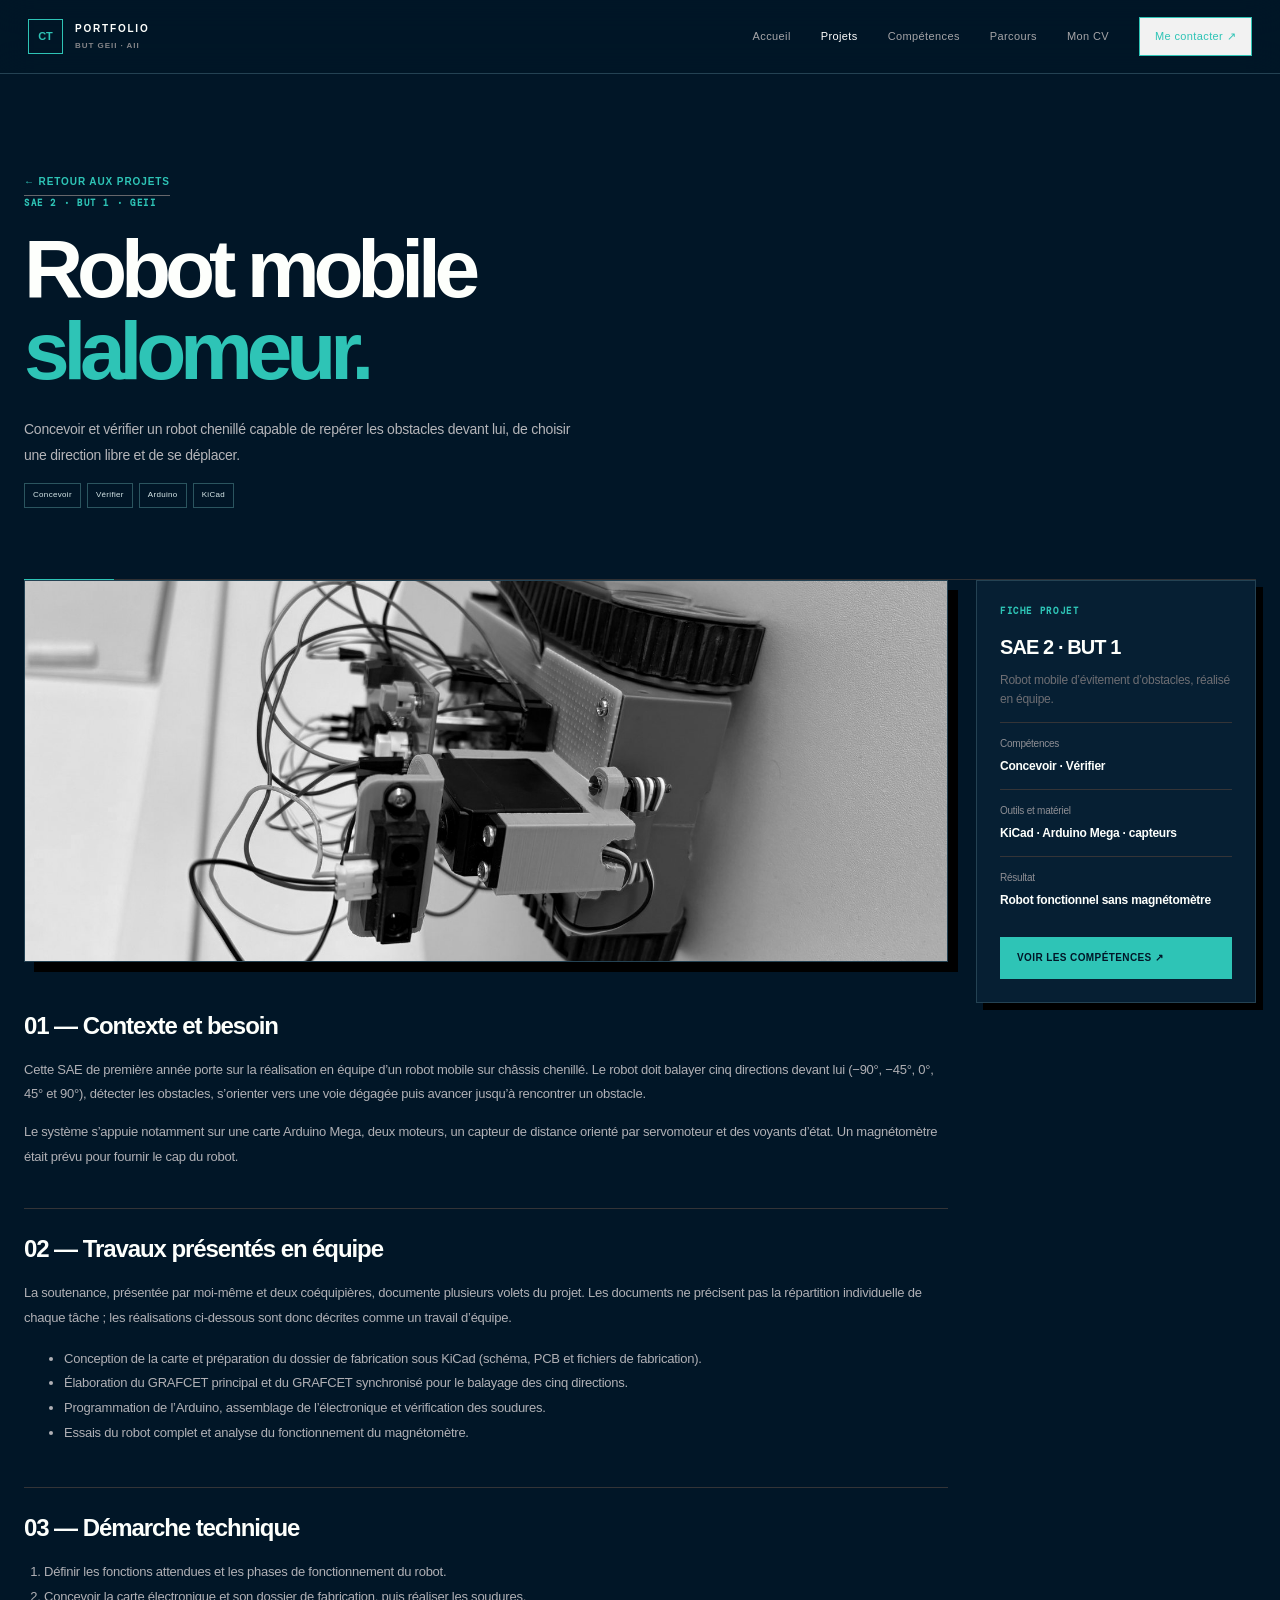
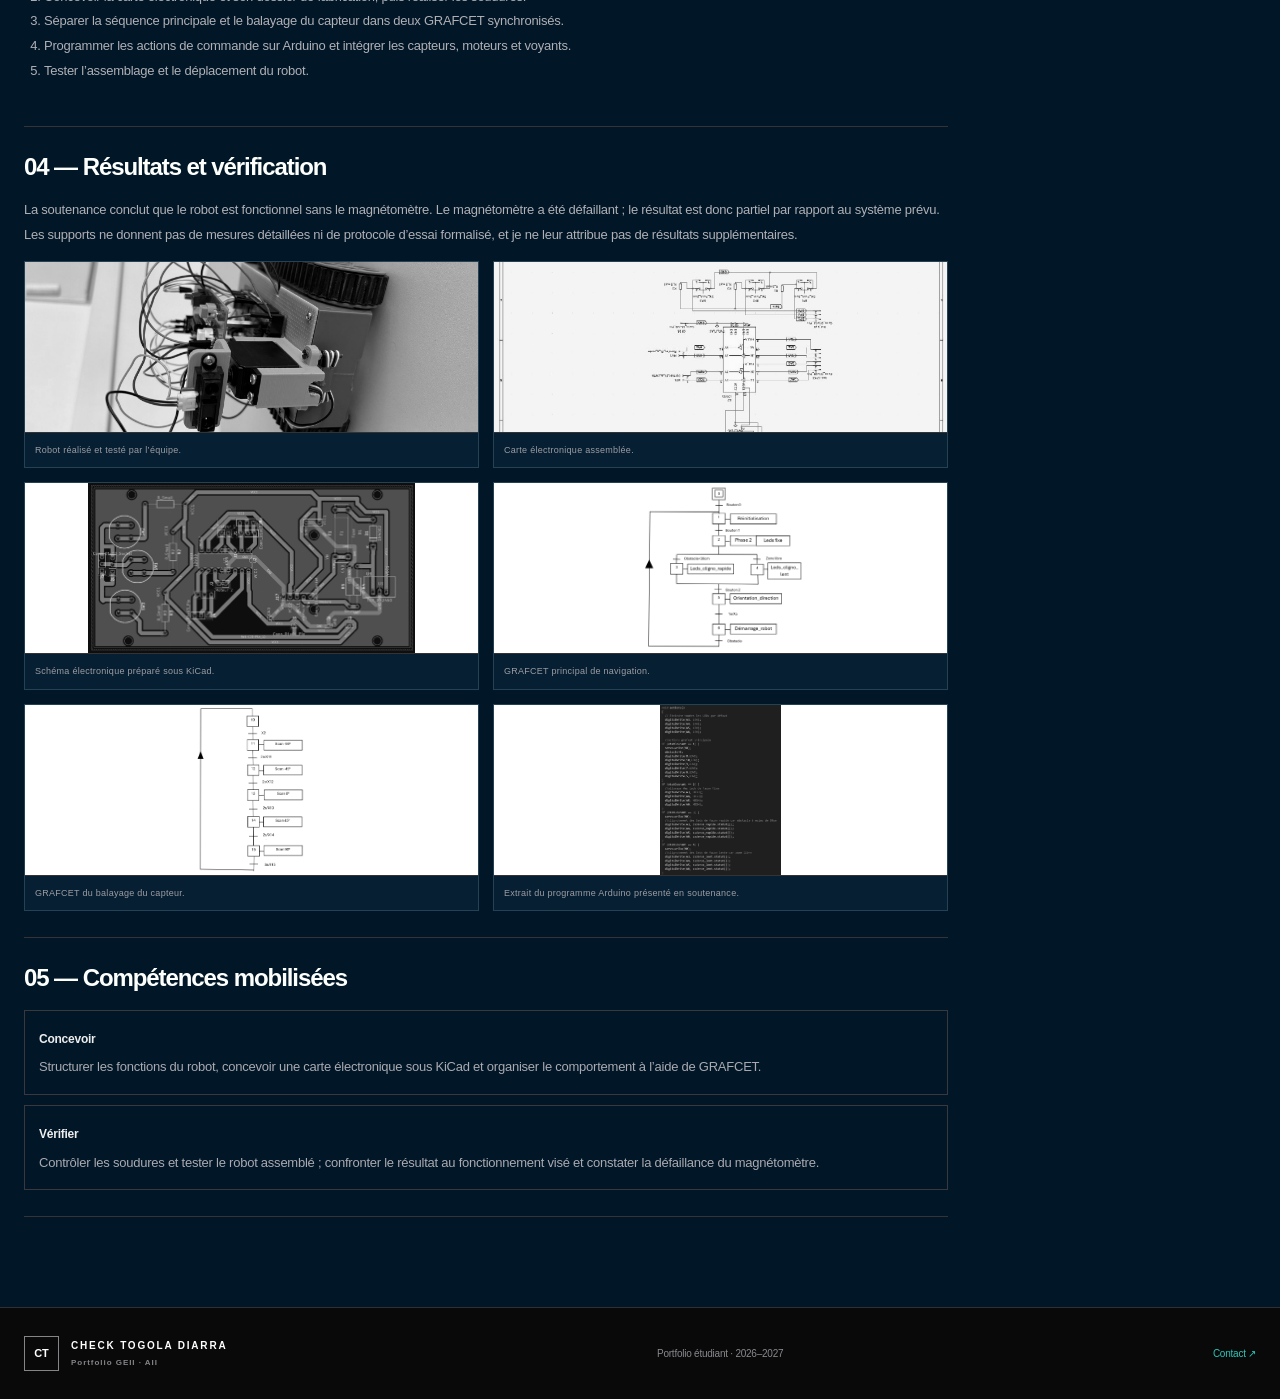
<file: projet-robot-slalomeur.html>
<!doctype html>
<html lang="fr">
<head>
  <meta charset="utf-8">
  <meta name="viewport" content="width=device-width, initial-scale=1">
  <meta name="description" content="SAE 2 de BUT 1 GEII : conception, programmation et vérification d’un robot mobile slalomeur.">
  <title>Robot mobile slalomeur — Check Togola Diarra</title>
  <link rel="stylesheet" href="css/style.css">
</head>
<body>
  <a class="skip-link" href="#main-content">Aller au contenu</a>
  <header class="site-header">
    <a class="brand" href="index.html"><span class="brand-mark">CT</span><span>PORTFOLIO<span class="brand-sub">BUT GEII · AII</span></span></a>
    <button class="menu-toggle" aria-label="Ouvrir le menu" aria-expanded="false">☰</button>
    <nav class="nav"><a href="index.html">Accueil</a><a class="active" href="projets.html">Projets</a><a href="competences.html">Compétences</a><a href="parcours.html">Parcours</a><a href="cv.html">Mon CV</a><a href="contact.html" class="nav-cta">Me contacter ↗</a></nav>
  </header>
  <main id="main-content">
    <section class="page-hero container">
      <a class="text-link" href="projets.html">← Retour aux projets</a>
      <p class="eyebrow">SAE 2 · BUT 1 · GEII</p>
      <h1>Robot mobile<br><span class="accent">slalomeur.</span></h1>
      <p class="hero-lead narrow">Concevoir et vérifier un robot chenillé capable de repérer les obstacles devant lui, de choisir une direction libre et de se déplacer.</p>
      <div class="project-meta"><span class="tag">Concevoir</span><span class="tag">Vérifier</span><span class="tag">Arduino</span><span class="tag">KiCad</span></div>
    </section>
    <section class="container detail-layout">
      <div class="detail-main">
        <div class="detail-cover"><img src="assets/Image_Robot-Slalomeur/robot-slalomeur-fini.jpg" alt="Robot mobile slalomeur réalisé pour la SAE 2 de BUT 1"></div>
        <section class="detail-section">
          <h2>01 — Contexte et besoin</h2>
          <p>Cette SAE de première année porte sur la réalisation en équipe d’un robot mobile sur châssis chenillé. Le robot doit balayer cinq directions devant lui (−90°, −45°, 0°, 45° et 90°), détecter les obstacles, s’orienter vers une voie dégagée puis avancer jusqu’à rencontrer un obstacle.</p>
          <p>Le système s’appuie notamment sur une carte Arduino Mega, deux moteurs, un capteur de distance orienté par servomoteur et des voyants d’état. Un magnétomètre était prévu pour fournir le cap du robot.</p>
        </section>
        <section class="detail-section">
          <h2>02 — Travaux présentés en équipe</h2>
          <p>La soutenance, présentée par moi-même et deux coéquipières, documente plusieurs volets du projet. Les documents ne précisent pas la répartition individuelle de chaque tâche ; les réalisations ci-dessous sont donc décrites comme un travail d’équipe.</p>
          <ul>
            <li>Conception de la carte et préparation du dossier de fabrication sous KiCad (schéma, PCB et fichiers de fabrication).</li>
            <li>Élaboration du GRAFCET principal et du GRAFCET synchronisé pour le balayage des cinq directions.</li>
            <li>Programmation de l’Arduino, assemblage de l’électronique et vérification des soudures.</li>
            <li>Essais du robot complet et analyse du fonctionnement du magnétomètre.</li>
          </ul>
        </section>
        <section class="detail-section">
          <h2>03 — Démarche technique</h2>
          <ol>
            <li>Définir les fonctions attendues et les phases de fonctionnement du robot.</li>
            <li>Concevoir la carte électronique et son dossier de fabrication, puis réaliser les soudures.</li>
            <li>Séparer la séquence principale et le balayage du capteur dans deux GRAFCET synchronisés.</li>
            <li>Programmer les actions de commande sur Arduino et intégrer les capteurs, moteurs et voyants.</li>
            <li>Tester l’assemblage et le déplacement du robot.</li>
          </ol>
        </section>
        <section class="detail-section">
          <h2>04 — Résultats et vérification</h2>
          <p>La soutenance conclut que le robot est fonctionnel sans le magnétomètre. Le magnétomètre a été défaillant ; le résultat est donc partiel par rapport au système prévu. Les supports ne donnent pas de mesures détaillées ni de protocole d’essai formalisé, et je ne leur attribue pas de résultats supplémentaires.</p>
          <div class="evidence-gallery">
            <figure><img src="assets/Image_Robot-Slalomeur/robot-slalomeur-fini.jpg" alt="Robot mobile testé pendant le projet"><figcaption>Robot réalisé et testé par l’équipe.</figcaption></figure>
            <figure><img src="assets/Image_Robot-Slalomeur/carte-electronique.jpg" alt="Carte électronique assemblée du robot"><figcaption>Carte électronique assemblée.</figcaption></figure>
            <figure><img class="evidence-document" src="assets/Image_Robot-Slalomeur/schema-electronique.png" alt="Schéma électronique de la carte du robot"><figcaption>Schéma électronique préparé sous KiCad.</figcaption></figure>
            <figure><img class="evidence-document" src="assets/Image_Robot-Slalomeur/grafcet-principal.png" alt="GRAFCET principal du robot slalomeur"><figcaption>GRAFCET principal de navigation.</figcaption></figure>
            <figure><img class="evidence-document" src="assets/Image_Robot-Slalomeur/grafcet-scan.png" alt="GRAFCET du balayage des cinq directions"><figcaption>GRAFCET du balayage du capteur.</figcaption></figure>
            <figure><img class="evidence-document" src="assets/Image_Robot-Slalomeur/programme-arduino.png" alt="Extrait du programme Arduino qui pilote les voyants et le GRAFCET"><figcaption>Extrait du programme Arduino présenté en soutenance.</figcaption></figure>
          </div>
        </section>
        <section class="detail-section">
          <h2>05 — Compétences mobilisées</h2>
          <div class="skill-detail-list">
            <div><b>Concevoir</b><p>Structurer les fonctions du robot, concevoir une carte électronique sous KiCad et organiser le comportement à l’aide de GRAFCET.</p></div>
            <div><b>Vérifier</b><p>Contrôler les soudures et tester le robot assemblé ; confronter le résultat au fonctionnement visé et constater la défaillance du magnétomètre.</p></div>
          </div>
        </section>
      </div>
      <aside class="detail-aside">
        <p class="eyebrow">Fiche projet</p>
        <h3>SAE 2 · BUT 1</h3>
        <p>Robot mobile d’évitement d’obstacles, réalisé en équipe.</p>
        <div class="aside-line"><small>Compétences</small><strong>Concevoir · Vérifier</strong></div>
        <div class="aside-line"><small>Outils et matériel</small><strong>KiCad · Arduino Mega · capteurs</strong></div>
        <div class="aside-line"><small>Résultat</small><strong>Robot fonctionnel sans magnétomètre</strong></div>
        <a class="button button-primary" href="competences.html">Voir les compétences ↗</a>
      </aside>
    </section>
  </main>
  <footer class="site-footer"><div class="container footer-inner"><a class="brand footer-brand" href="index.html"><span class="brand-mark">CT</span><span>CHECK TOGOLA DIARRA<span class="brand-sub">Portfolio GEII · AII</span></span></a><p>Portfolio étudiant · 2026–2027</p><a href="contact.html">Contact ↗</a></div></footer>
  <script src="js/main.js"></script>
</body>
</html>
</file>
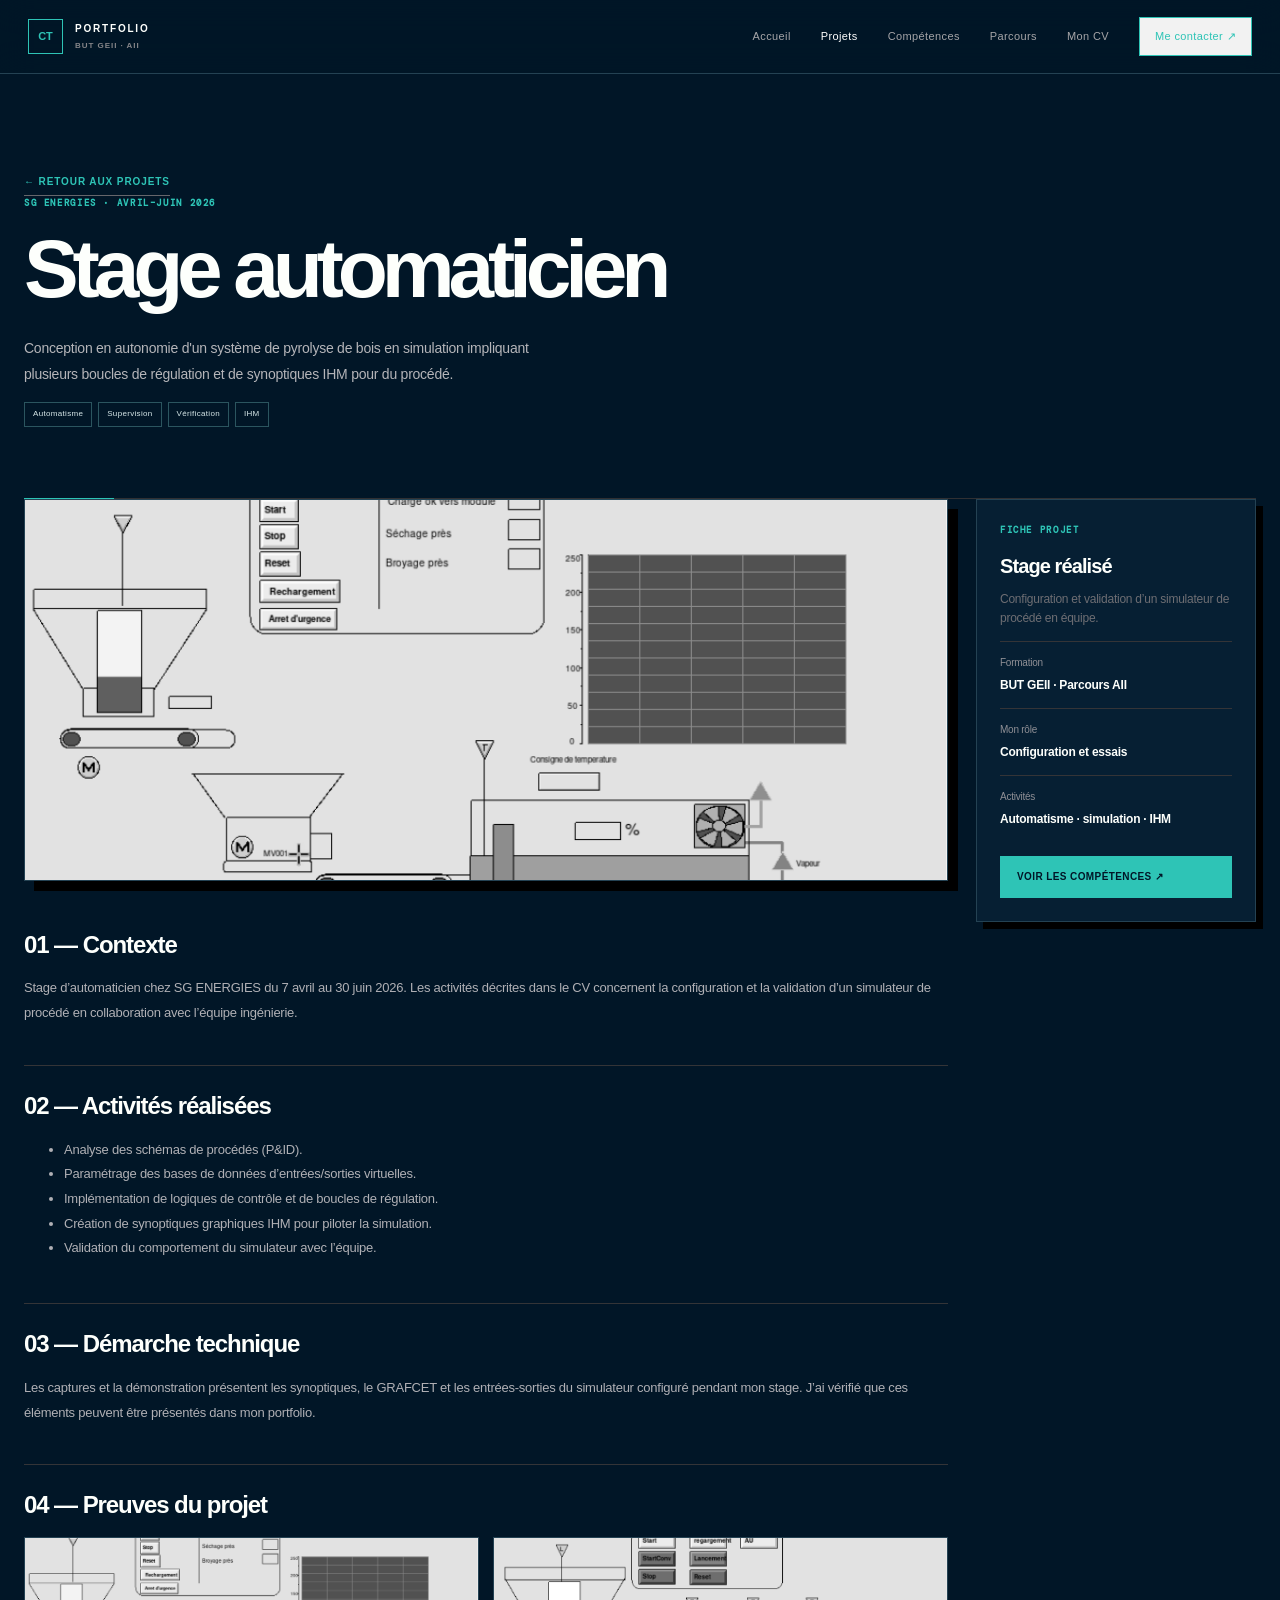
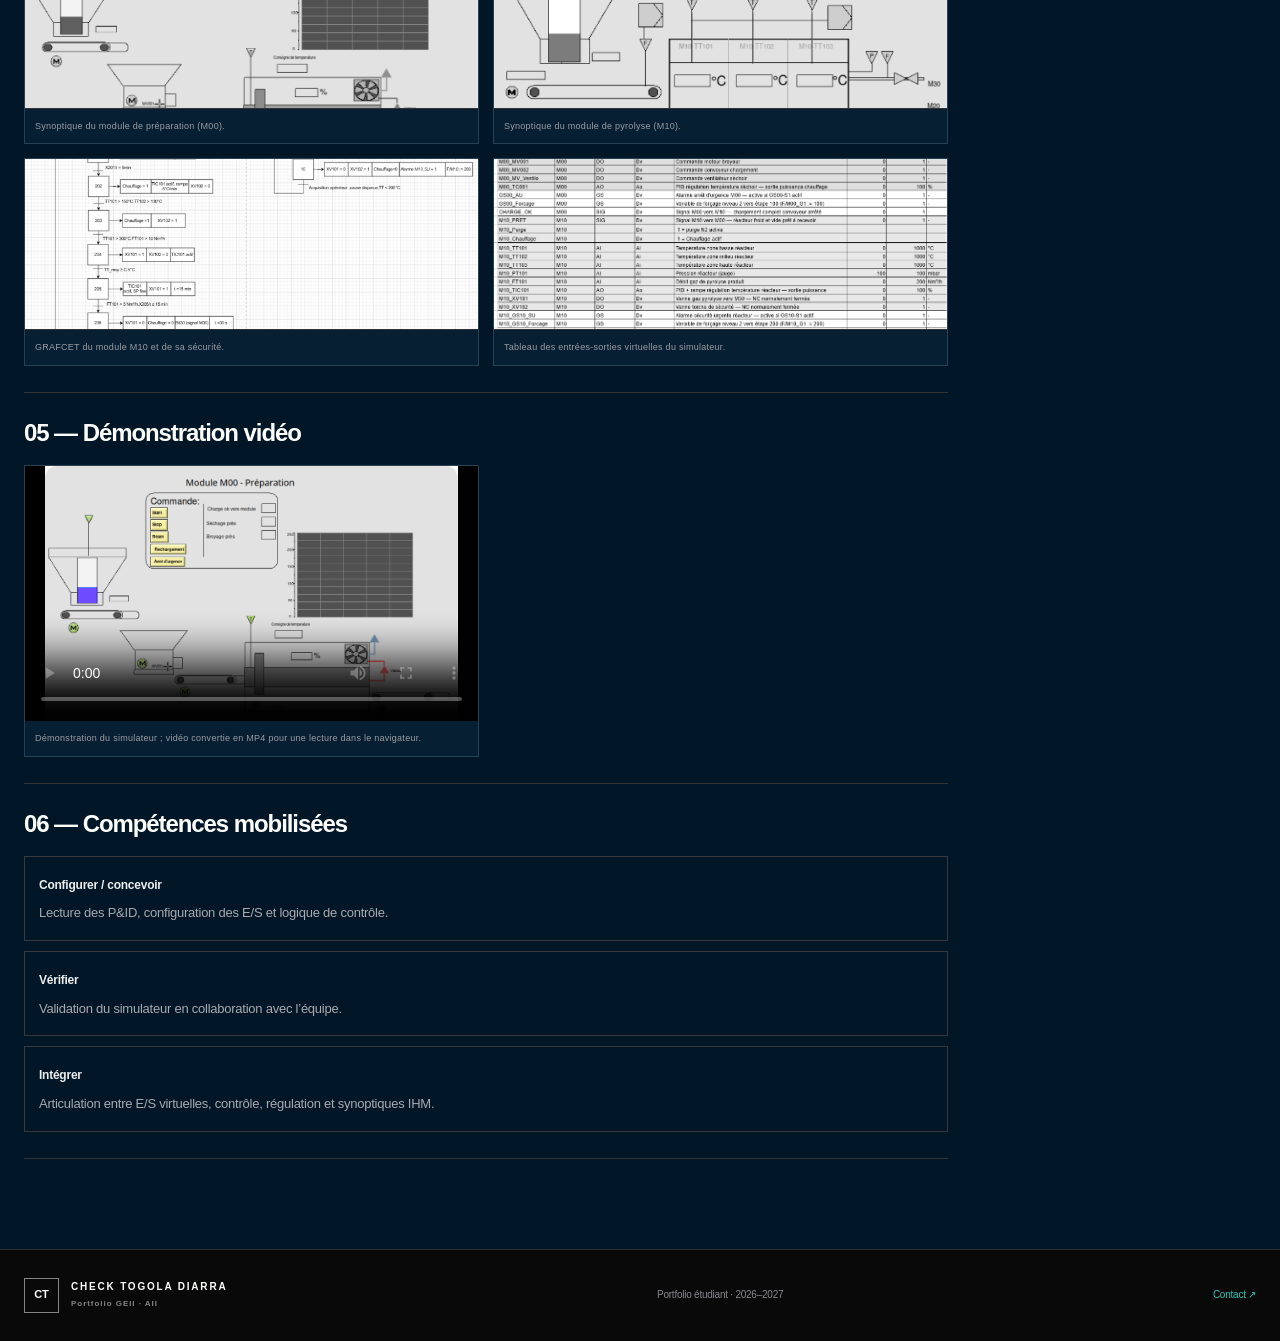
<file: projet-stage.html>
<!doctype html>
<html lang="fr">
<head>
  <meta charset="utf-8">
  <meta name="viewport" content="width=device-width, initial-scale=1">
  <meta name="description" content="Stage automaticien : configuration et vérification d’un simulateur de procédé, illustrées par des captures et une vidéo du projet.">
  <title>Stage automaticien — Check Togola Diarra</title>
  <link rel="stylesheet" href="css/style.css">
</head>
<body>
  <a class="skip-link" href="#main-content">Aller au contenu</a>
  <header class="site-header">
    <a class="brand" href="index.html"><span class="brand-mark">CT</span><span>PORTFOLIO<span class="brand-sub">BUT GEII · AII</span></span></a>
    <button class="menu-toggle" aria-label="Ouvrir le menu" aria-expanded="false">☰</button>
    <nav class="nav"><a href="index.html">Accueil</a><a class="active" href="projets.html">Projets</a><a href="competences.html">Compétences</a><a href="parcours.html">Parcours</a><a href="cv.html">Mon CV</a><a href="contact.html" class="nav-cta">Me contacter ↗</a></nav>
  </header>
  <main id="main-content">
    <section class="page-hero container">
      <a class="text-link" href="projets.html">← Retour aux projets</a>
      <p class="eyebrow">SG ENERGIES · AVRIL–JUIN 2026</p>
      <h1>Stage automaticien</h1>
      <p class="hero-lead narrow">Conception en autonomie d'un système de pyrolyse de bois en simulation impliquant plusieurs boucles de régulation et de synoptiques IHM pour du procédé.</p>
      <div class="project-meta"><span class="tag">Automatisme</span><span class="tag">Supervision</span><span class="tag">Vérification</span><span class="tag">IHM</span></div>
    </section>
    <section class="container detail-layout">
      <div class="detail-main">
        <div class="detail-cover"><img src="assets/Image-Video/synoptique-module-m00.png" alt="Synoptique du module de préparation du simulateur de procédé"></div>
        <section class="detail-section">
          <h2>01 — Contexte</h2>
          <p>Stage d’automaticien chez SG ENERGIES du 7 avril au 30 juin 2026. Les activités décrites dans le CV concernent la configuration et la validation d’un simulateur de procédé en collaboration avec l’équipe ingénierie.</p>
        </section>
        <section class="detail-section">
          <h2>02 — Activités réalisées</h2>
          <ul>
            <li>Analyse des schémas de procédés (P&amp;ID).</li>
            <li>Paramétrage des bases de données d’entrées/sorties virtuelles.</li>
            <li>Implémentation de logiques de contrôle et de boucles de régulation.</li>
            <li>Création de synoptiques graphiques IHM pour piloter la simulation.</li>
            <li>Validation du comportement du simulateur avec l’équipe.</li>
          </ul>
        </section>
        <section class="detail-section">
          <h2>03 — Démarche technique</h2>
          <p>Les captures et la démonstration présentent les synoptiques, le GRAFCET et les entrées-sorties du simulateur configuré pendant mon stage. J’ai vérifié que ces éléments peuvent être présentés dans mon portfolio.</p>
        </section>
        <section class="detail-section">
          <h2>04 — Preuves du projet</h2>
          <div class="evidence-gallery">
            <figure><img src="assets/Image-Video/synoptique-module-m00.png" alt="Synoptique de supervision du module M00, préparation"><figcaption>Synoptique du module de préparation (M00).</figcaption></figure>
            <figure><img src="assets/Image-Video/synoptique-module-m10.png" alt="Synoptique de supervision du module M10, pyrolyse"><figcaption>Synoptique du module de pyrolyse (M10).</figcaption></figure>
            <figure><img src="assets/Image-Video/grafcet-module-m10.png" alt="GRAFCET du module M10 et de la séquence de sécurité"><figcaption>GRAFCET du module M10 et de sa sécurité.</figcaption></figure>
            <figure><img src="assets/Image-Video/table-entrees-sorties.png" alt="Tableau des entrées-sorties virtuelles du simulateur"><figcaption>Tableau des entrées-sorties virtuelles du simulateur.</figcaption></figure>
          </div>
        </section>
        <section class="detail-section">
          <h2>05 — Démonstration vidéo</h2>
          <div class="evidence-gallery">
            <figure>
              <video controls preload="metadata" playsinline poster="assets/Image-Video/synoptique-module-m00.png" aria-label="Démonstration du simulateur de procédé réalisée pendant le stage">
                <source src="assets/Image-Video/demonstration-stage.mp4" type="video/mp4">
                Votre navigateur ne prend pas en charge les vidéos HTML5.
              </video>
              <figcaption>Démonstration du simulateur ; vidéo convertie en MP4 pour une lecture dans le navigateur.</figcaption>
            </figure>
          </div>
        </section>
        <section class="detail-section">
          <h2>06 — Compétences mobilisées</h2>
          <div class="skill-detail-list">
            <div><b>Configurer / concevoir</b><p>Lecture des P&amp;ID, configuration des E/S et logique de contrôle.</p></div>
            <div><b>Vérifier</b><p>Validation du simulateur en collaboration avec l’équipe.</p></div>
            <div><b>Intégrer</b><p>Articulation entre E/S virtuelles, contrôle, régulation et synoptiques IHM.</p></div>
          </div>
        </section>
      </div>
      <aside class="detail-aside">
        <p class="eyebrow">Fiche projet</p>
        <h3>Stage réalisé</h3>
        <p>Configuration et validation d’un simulateur de procédé en équipe.</p>
        <div class="aside-line"><small>Formation</small><strong>BUT GEII · Parcours AII</strong></div>
        <div class="aside-line"><small>Mon rôle</small><strong>Configuration et essais</strong></div>
        <div class="aside-line"><small>Activités</small><strong>Automatisme · simulation · IHM</strong></div>
        <a class="button button-primary" href="competences.html">Voir les compétences ↗</a>
      </aside>
    </section>
  </main>
  <footer class="site-footer"><div class="container footer-inner"><a class="brand footer-brand" href="index.html"><span class="brand-mark">CT</span><span>CHECK TOGOLA DIARRA<span class="brand-sub">Portfolio GEII · AII</span></span></a><p>Portfolio étudiant · 2026–2027</p><a href="contact.html">Contact ↗</a></div></footer>
  <script src="js/main.js"></script>
</body>
</html>
</file>
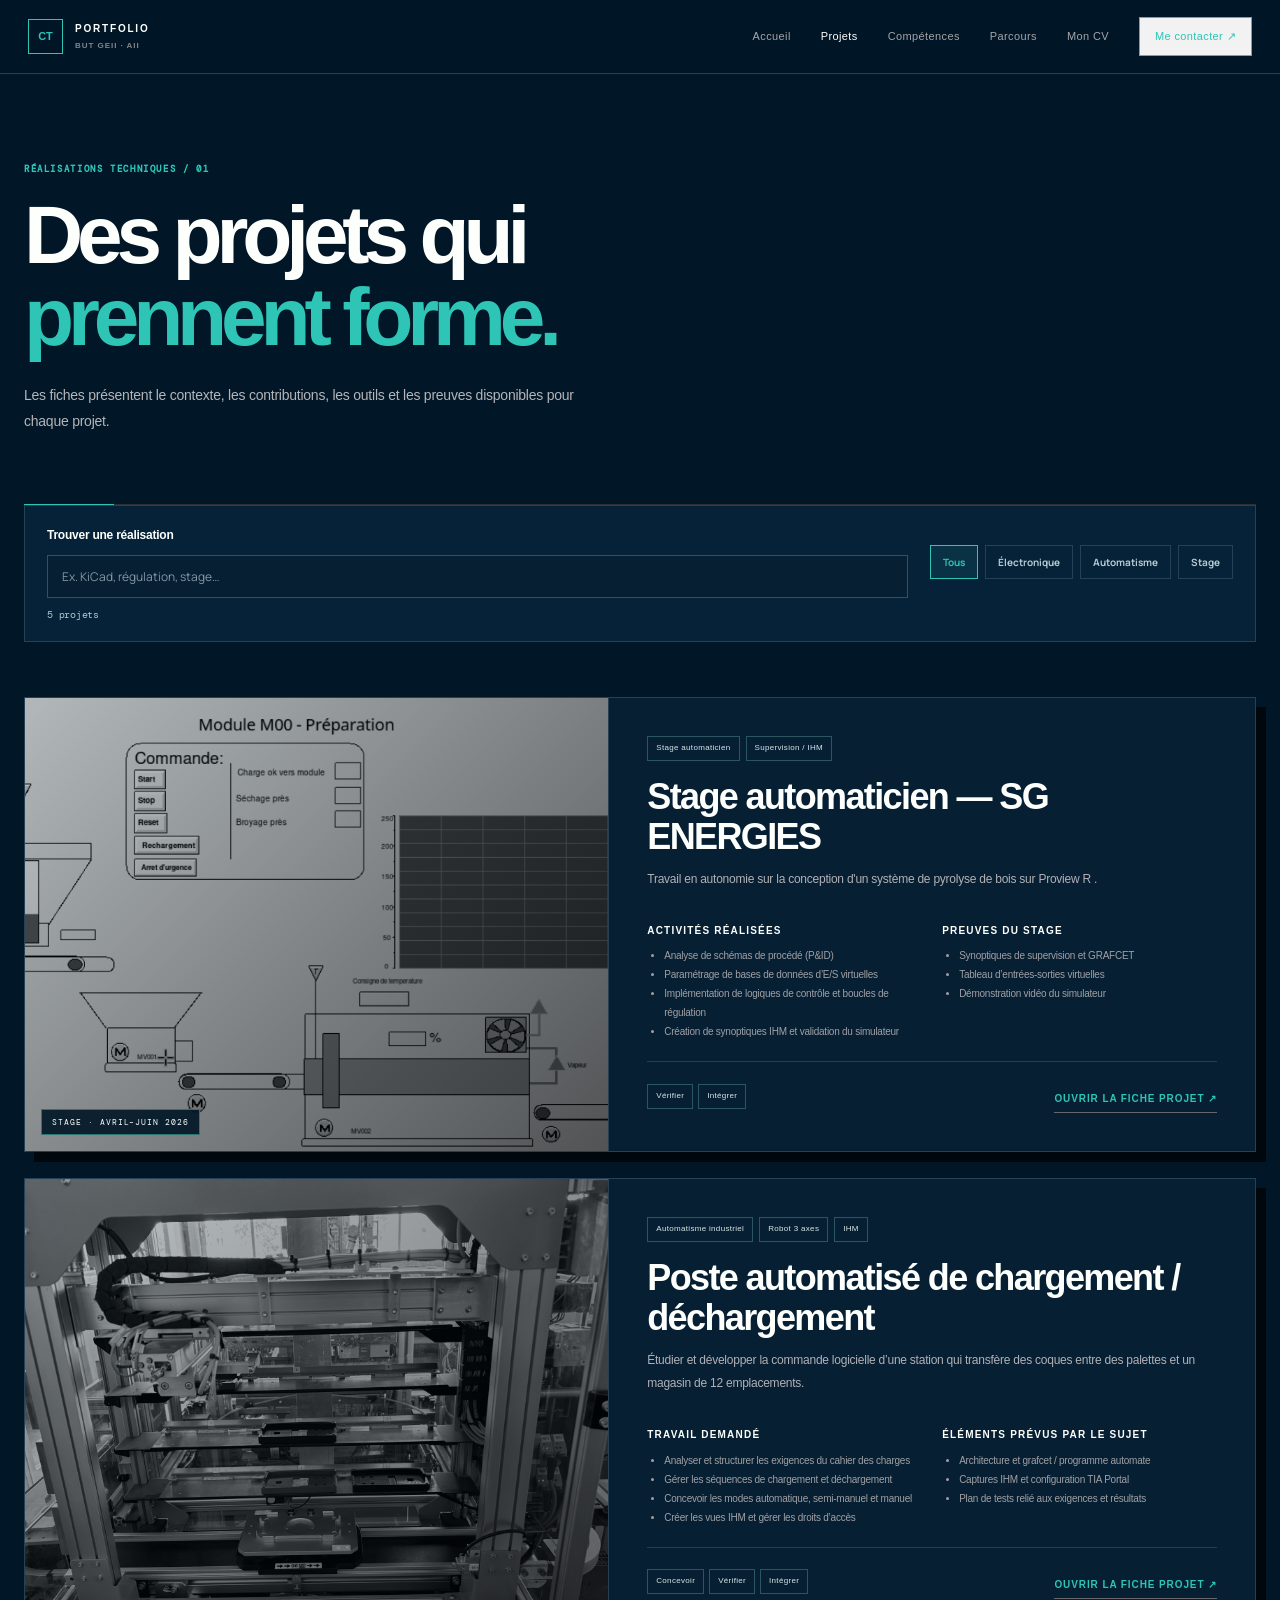
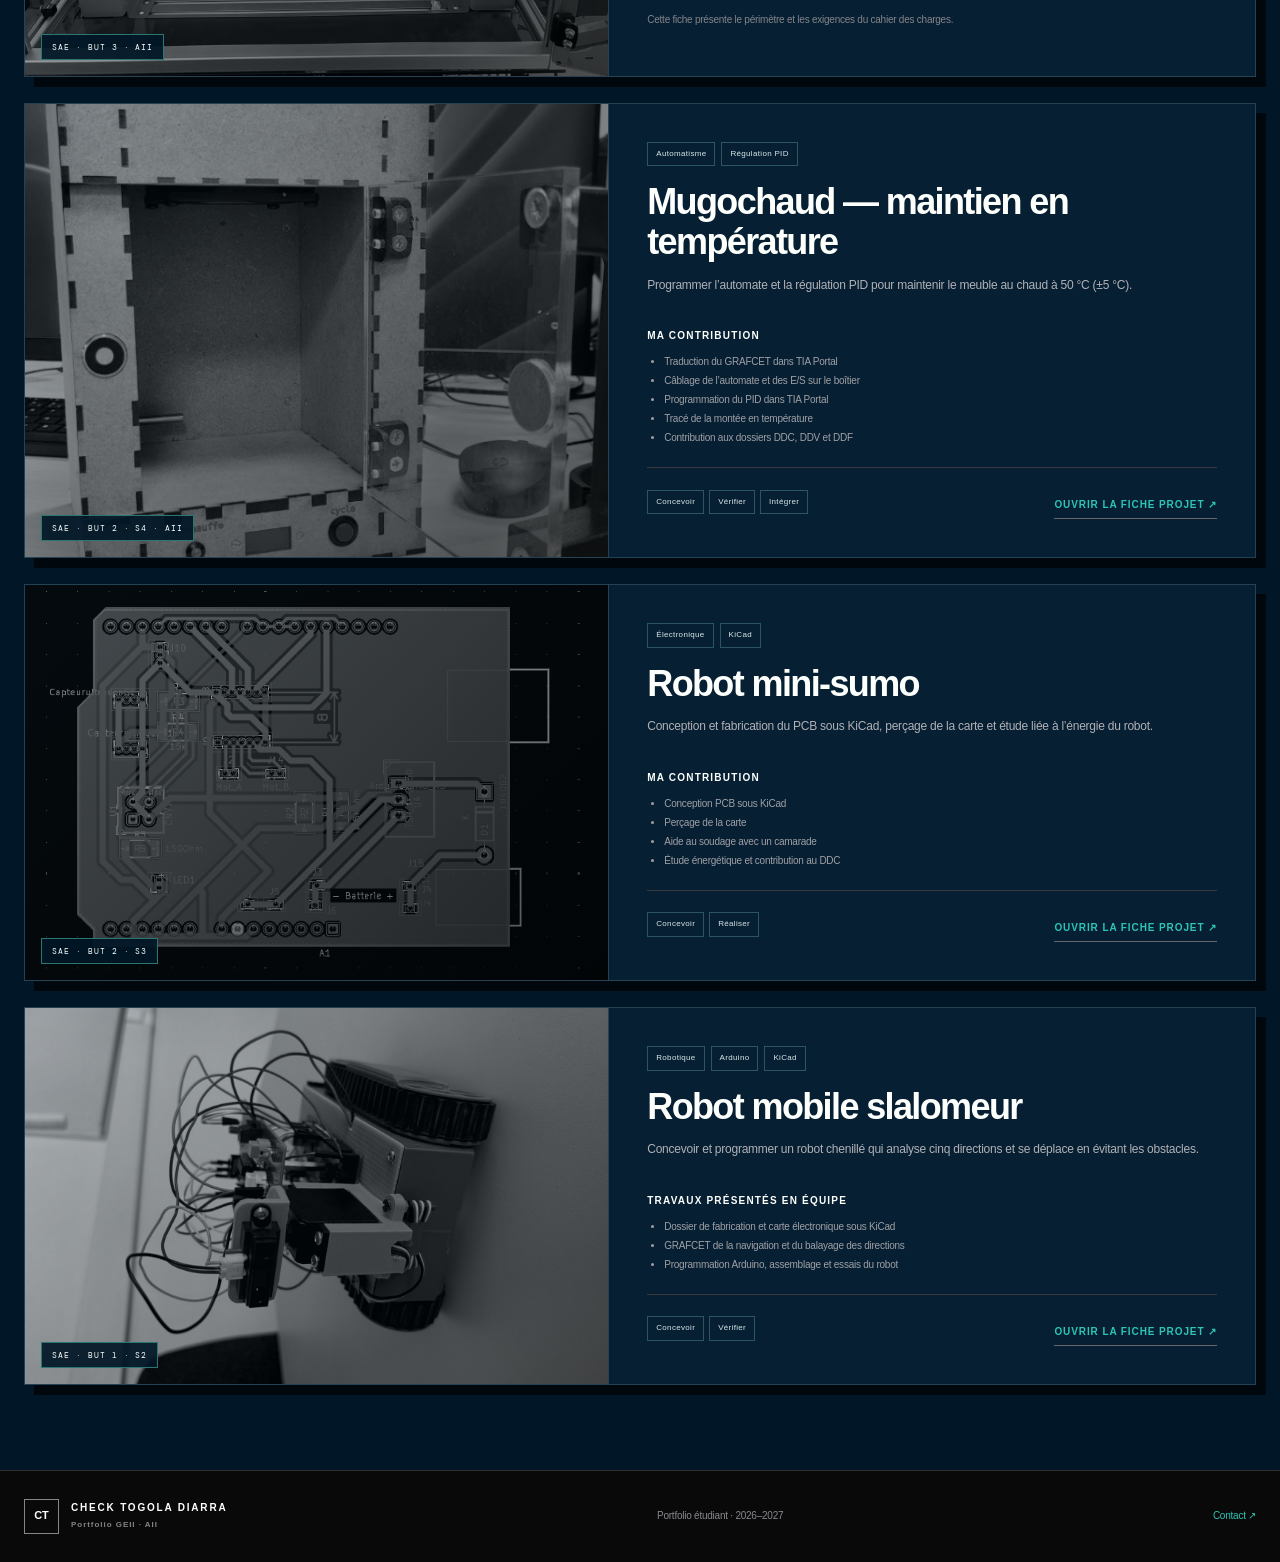
<file: projets.html>
<!doctype html>
<html lang="fr">
<head><meta charset="utf-8"><meta name="viewport" content="width=device-width, initial-scale=1"><meta name="description" content="Projets techniques de Check Togola Diarra en BUT GEII AII."><title>Projets — Check Togola Diarra</title><link rel="stylesheet" href="css/style.css"></head>
<body><a class="skip-link" href="#main-content">Aller au contenu</a>
<header class="site-header"><a class="brand" href="index.html"><span class="brand-mark">CT</span><span>PORTFOLIO<span class="brand-sub">BUT GEII · AII</span></span></a><button class="menu-toggle" aria-label="Ouvrir le menu" aria-expanded="false">☰</button><nav class="nav"><a href="index.html">Accueil</a><a class="active" href="projets.html">Projets</a><a href="competences.html">Compétences</a><a href="parcours.html">Parcours</a><a href="cv.html">Mon CV</a><a href="contact.html" class="nav-cta">Me contacter ↗</a></nav></header>
<main id="main-content">
  <section class="page-hero container"><p class="eyebrow">Réalisations techniques / 01</p><h1>Des projets qui<br><span class="accent">prennent forme.</span></h1><p class="hero-lead narrow">Les fiches pr&eacute;sentent le contexte, les contributions, les outils et les preuves disponibles pour chaque projet.</p></section>
  <section class="container project-tools" aria-label="Recherche et filtres des projets">
    <label class="project-search-label" for="project-search">Trouver une réalisation</label>
    <input id="project-search" class="project-search" type="search" placeholder="Ex. KiCad, régulation, stage…" autocomplete="off">
    <div class="filter-chips" role="group" aria-label="Filtrer les projets">
      <button class="filter-chip active" type="button" data-filter="all" aria-pressed="true">Tous</button>
      <button class="filter-chip" type="button" data-filter="electronique" aria-pressed="false">Électronique</button>
      <button class="filter-chip" type="button" data-filter="automatisme" aria-pressed="false">Automatisme</button>
      <button class="filter-chip" type="button" data-filter="stage" aria-pressed="false">Stage</button>
    </div>
    <p class="project-result" id="project-result" role="status" aria-live="polite">5 projets</p>
  </section>
  <section class="container project-list" id="project-list">
    <article class="project-card" data-categories="stage automatisme">
      <div class="project-image image-stage"><img src="assets/Image-Video/synoptique-module-m00.png" alt="Synoptique du module M00 du simulateur de procédé du stage" loading="lazy"><span class="image-label">STAGE · AVRIL–JUIN 2026</span></div>
      <div class="project-content"><div class="project-meta"><span class="tag">Stage automaticien</span><span class="tag">Supervision / IHM</span></div><h2>Stage automaticien — SG ENERGIES</h2><p class="project-intro">Travail en autonomie sur la conception d'un système de pyrolyse de bois sur Proview R .</p><div class="project-columns"><div><h4>Activités réalisées</h4><ul><li>Analyse de schémas de procédé (P&amp;ID)</li><li>Paramétrage de bases de données d’E/S virtuelles</li><li>Implémentation de logiques de contrôle et boucles de régulation</li><li>Création de synoptiques IHM et validation du simulateur</li></ul></div><div><h4>Preuves du stage</h4><ul><li>Synoptiques de supervision et GRAFCET</li><li>Tableau d’entrées-sorties virtuelles</li><li>Démonstration vidéo du simulateur</li></ul></div></div><div class="project-footer"><span class="skill-pills"><span>Vérifier</span><span>Intégrer</span></span><a class="text-link" href="projet-stage.html">Ouvrir la fiche projet ↗</a></div></div>
    </article>
    <article class="project-card" data-categories="automatisme">
      <div class="project-image image-mugo"><img src="assets/Image_poste-chargement/Poste_chargement_dechargement.jpg" alt="Poste automatis&eacute; de chargement et d&eacute;chargement" loading="lazy"><span class="image-label">SAE &middot; BUT 3 &middot; AII</span></div>
      <div class="project-content"><div class="project-meta"><span class="tag">Automatisme industriel</span><span class="tag">Robot 3 axes</span><span class="tag">IHM</span></div><h2>Poste automatisé de chargement / déchargement</h2><p class="project-intro">Étudier et développer la commande logicielle d’une station qui transfère des coques entre des palettes et un magasin de 12 emplacements.</p><div class="project-columns"><div><h4>Travail demandé</h4><ul><li>Analyser et structurer les exigences du cahier des charges</li><li>Gérer les séquences de chargement et déchargement</li><li>Concevoir les modes automatique, semi-manuel et manuel</li><li>Créer les vues IHM et gérer les droits d’accès</li></ul></div><div><h4>&Eacute;l&eacute;ments pr&eacute;vus par le sujet</h4><ul><li>Architecture et grafcet / programme automate</li><li>Captures IHM et configuration TIA Portal</li><li>Plan de tests relié aux exigences et résultats</li></ul></div></div><div class="project-footer"><span class="skill-pills"><span>Concevoir</span><span>Vérifier</span><span>Intégrer</span></span><a class="text-link" href="projet-poste-chargement.html">Ouvrir la fiche projet ↗</a></div><p class="small-note">Cette fiche pr&eacute;sente le p&eacute;rim&egrave;tre et les exigences du cahier des charges.</p></div>
    </article>
    <article class="project-card" data-categories="automatisme">
      <div class="project-image image-mugo"><img src="assets/Image_Mugochaud/Mugochaud.png" alt="Meuble au chaud du projet Mugochaud" loading="lazy"><span class="image-label">SAE &middot; BUT 2 &middot; S4 &middot; AII</span></div>
      <div class="project-content"><div class="project-meta"><span class="tag">Automatisme</span><span class="tag">Régulation PID</span></div><h2>Mugochaud — maintien en température</h2><p class="project-intro">Programmer l’automate et la régulation PID pour maintenir le meuble au chaud à 50 °C (±5 °C).</p><div class="project-columns project-columns-single"><div><h4>Ma contribution</h4><ul><li>Traduction du GRAFCET dans TIA Portal</li><li>Câblage de l’automate et des E/S sur le boîtier</li><li>Programmation du PID dans TIA Portal</li><li>Tracé de la montée en température</li><li>Contribution aux dossiers DDC, DDV et DDF</li></ul></div></div><div class="project-footer"><span class="skill-pills"><span>Concevoir</span><span>Vérifier</span><span>Intégrer</span></span><a class="text-link" href="projet-mugochaud.html">Ouvrir la fiche projet ↗</a></div></div>
    </article>
    <article class="project-card project-featured" data-categories="electronique">
      <div class="project-image image-robot"><img src="assets/Image_Robot-Mini-Sumo/Bottom PCB.png" alt="PCB du robot mini-sumo" loading="lazy"><span class="image-label">SAE &middot; BUT 2 &middot; S3</span></div>
      <div class="project-content"><div class="project-meta"><span class="tag">Électronique</span><span class="tag">KiCad</span></div><h2>Robot mini-sumo</h2><p class="project-intro">Conception et fabrication du PCB sous KiCad, perçage de la carte et étude liée à l’énergie du robot.</p><div class="project-columns project-columns-single"><div><h4>Ma contribution</h4><ul><li>Conception PCB sous KiCad</li><li>Per&ccedil;age de la carte</li><li>Aide au soudage avec un camarade</li><li>&Eacute;tude &eacute;nerg&eacute;tique et contribution au DDC</li></ul></div></div><div class="project-footer"><span class="skill-pills"><span>Concevoir</span><span>Réaliser</span></span><a class="text-link" href="projet-mini-sumo.html">Ouvrir la fiche projet ↗</a></div></div>
    </article>
    <article class="project-card project-featured" data-categories="electronique automatisme">
      <div class="project-image"><img src="assets/Image_Robot-Slalomeur/robot-slalomeur-fini.jpg" alt="Robot mobile slalomeur réalisé en équipe" loading="lazy"><span class="image-label">SAE · BUT 1 · S2</span></div>
      <div class="project-content"><div class="project-meta"><span class="tag">Robotique</span><span class="tag">Arduino</span><span class="tag">KiCad</span></div><h2>Robot mobile slalomeur</h2><p class="project-intro">Concevoir et programmer un robot chenillé qui analyse cinq directions et se déplace en évitant les obstacles.</p><div class="project-columns project-columns-single"><div><h4>Travaux présentés en équipe</h4><ul><li>Dossier de fabrication et carte électronique sous KiCad</li><li>GRAFCET de la navigation et du balayage des directions</li><li>Programmation Arduino, assemblage et essais du robot</li></ul></div></div><div class="project-footer"><span class="skill-pills"><span>Concevoir</span><span>Vérifier</span></span><a class="text-link" href="projet-robot-slalomeur.html">Ouvrir la fiche projet ↗</a></div></div>
    </article>
  </section>
</main>
<footer class="site-footer"><div class="container footer-inner"><a class="brand footer-brand" href="index.html"><span class="brand-mark">CT</span><span>CHECK TOGOLA DIARRA<span class="brand-sub">Portfolio GEII · AII</span></span></a><p>Portfolio étudiant · 2026–2027</p><a href="contact.html">Contact ↗</a></div></footer><script src="js/main.js"></script>
</body></html>
</file>
<file: css/style.css>
@import url('https://fonts.googleapis.com/css2?family=DM+Mono:wght@400;500&family=Manrope:wght@400;500;600;700;800&display=swap');
:root{--bg:#0b1118;--panel:#111b25;--panel2:#15222e;--text:#edf3f7;--muted:#9aabb8;--line:#253543;--accent:#7df0c5;--blue:#7db8ff;--max:1160px;--radius:18px}
*{box-sizing:border-box}html{scroll-behavior:smooth;scroll-padding-top:100px}body{margin:0;background:var(--bg);color:var(--text);font-family:Manrope,Arial,sans-serif;line-height:1.65}a{color:inherit;text-decoration:none}img{max-width:100%;display:block}p{margin-top:0}.container{width:min(var(--max),calc(100% - 48px));margin-inline:auto}.site-header{height:82px;padding:0 max(24px,calc((100% - var(--max))/2));display:flex;align-items:center;justify-content:space-between;border-bottom:1px solid rgba(157,184,202,.14);position:sticky;top:0;background:rgba(11,17,24,.9);backdrop-filter:blur(18px);z-index:10}.brand{display:flex;gap:11px;align-items:center;font-size:12px;letter-spacing:.15em;font-weight:800}.brand-mark{display:grid;place-items:center;width:39px;height:39px;border:1px solid var(--accent);color:var(--accent);font-size:13px;letter-spacing:0;border-radius:10px}.brand-sub{display:block;font-size:9px;color:var(--muted);letter-spacing:.1em;margin-top:3px;font-weight:600}.nav{display:flex;align-items:center;gap:28px;font-size:12px;color:var(--muted);font-weight:700}.nav a{transition:color .2s}.nav a:hover,.nav a.active{color:var(--text)}.nav .nav-cta{color:var(--accent);border:1px solid #326b5a;padding:10px 14px;border-radius:8px}.menu-toggle{display:none;background:none;border:1px solid var(--line);color:var(--text);font-size:22px;border-radius:8px;padding:5px 10px}.hero{display:grid;grid-template-columns:1.08fr .92fr;gap:60px;align-items:center;padding-top:100px;padding-bottom:100px;min-height:610px}.eyebrow{font-family:'DM Mono',monospace;color:var(--accent);font-size:10px;text-transform:uppercase;letter-spacing:.14em;margin:0 0 18px}.status-dot{display:inline-block;width:7px;height:7px;background:var(--accent);border-radius:50%;margin-right:8px;box-shadow:0 0 12px #7df0c588}h1,h2,h3,h4{line-height:1.16;margin-top:0;letter-spacing:-.04em}h1{font-size:clamp(42px,5.6vw,70px);font-weight:800;letter-spacing:-.065em;margin-bottom:25px}h2{font-size:clamp(28px,3vw,42px);margin-bottom:18px}h3{font-size:22px;margin-bottom:12px}.accent{color:var(--accent)}.hero-lead{font-size:15px;line-height:1.9;color:#b4c2cc;max-width:590px}.hero-actions{display:flex;gap:12px;flex-wrap:wrap;margin:30px 0 43px}.button{display:inline-flex;align-items:center;gap:20px;padding:13px 17px;border-radius:8px;font-size:12px;font-weight:800;transition:transform .2s,background .2s}.button:hover{transform:translateY(-2px)}.button-primary{background:var(--accent);color:#0a1714}.button-primary:hover{background:#a0f8d8}.button-quiet{border:1px solid var(--line);color:var(--text)}.hero-facts{display:flex;gap:35px}.hero-facts div{display:flex;flex-direction:column;gap:4px}.hero-facts strong{font-size:13px}.hero-facts span{font-size:10px;color:var(--muted)}.hero-visual{height:400px;position:relative;display:grid;place-items:center;isolation:isolate}.visual-grid{position:absolute;inset:0;background-image:linear-gradient(#28405250 1px,transparent 1px),linear-gradient(90deg,#28405250 1px,transparent 1px);background-size:28px 28px;mask-image:radial-gradient(ellipse,black 20%,transparent 72%);z-index:-2}.terminal-card{width:min(370px,90%);background:#0d161e;border:1px solid #344a57;border-radius:13px;box-shadow:0 25px 70px #0008;overflow:hidden;transform:rotate(-3deg)}.terminal-top{height:42px;border-bottom:1px solid #263742;display:flex;align-items:center;gap:6px;padding:0 14px}.terminal-top>span{width:7px;height:7px;border-radius:50%;background:#526472}.terminal-top>span:first-child{background:#f18c84}.terminal-top>span:nth-child(2){background:#e7c66f}.terminal-top>span:nth-child(3){background:#7df0c5}.terminal-top small{margin-left:auto;font:10px 'DM Mono',monospace;color:#8497a5}.terminal-body{padding:23px 24px;font:12px 'DM Mono',monospace;color:#c4d2db}.terminal-body p{margin:0 0 15px}.terminal-muted{color:#5e7788}.terminal-green{color:var(--accent)}.terminal-blue{color:var(--blue)}.terminal-line{display:flex;justify-content:space-between;border-top:1px solid #22323e;padding-top:12px;margin-top:13px;color:#8093a1}.terminal-line strong{color:#e6f1f5}.terminal-progress{height:4px;background:#25333c;margin-top:18px;border-radius:10px;overflow:hidden}.terminal-progress i{display:block;width:73%;height:100%;background:var(--accent)}.floating-chip{position:absolute;background:#14232d;border:1px solid #355160;padding:10px 14px;border-radius:9px;font-size:11px;font-weight:800;box-shadow:0 10px 35px #0005}.chip-one{left:0;top:90px;color:var(--accent)}.chip-two{right:-10px;bottom:78px;color:var(--blue)}.hero-orbit{position:absolute;border:1px solid #24423f;border-radius:50%;z-index:-1}.orbit-one{width:350px;height:350px}.orbit-two{width:420px;height:420px;border-color:#1a2d3c}.section{padding-top:50px;padding-bottom:100px}.section-heading{display:flex;justify-content:space-between;gap:50px;align-items:end;margin-bottom:35px}.section-heading h2{max-width:580px;margin-bottom:0}.section-heading>p{max-width:340px;font-size:13px;color:var(--muted);margin-bottom:3px}.feature-grid{display:grid;grid-template-columns:repeat(3,1fr);gap:16px}.feature-card,.competence-card{display:block;background:var(--panel);border:1px solid var(--line);border-radius:var(--radius);padding:27px;transition:transform .25s,border-color .25s}.feature-card:hover,.competence-card:hover{transform:translateY(-5px);border-color:#4a8978}.feature-icon,.competence-symbol{width:45px;height:45px;border-radius:12px;display:grid;place-items:center;background:#17332f;color:var(--accent);font-size:22px;margin-bottom:26px}.card-index,.detail-index{font:10px 'DM Mono',monospace;letter-spacing:.1em;color:#7d919f}.feature-card h3{margin:13px 0 10px}.feature-card p,.competence-card p{font-size:12px;color:var(--muted);min-height:62px}.card-link,.text-link{display:inline-block;color:var(--accent);font-size:11px;font-weight:800;margin-top:12px}.statement-band{border-block:1px solid var(--line);background:linear-gradient(110deg,#101d25,#0d171e);padding:70px 0}.statement-inner h2{font-size:clamp(28px,4vw,46px)}.statement-inner>p:last-child{max-width:610px;color:var(--muted);font-size:13px}.site-footer{border-top:1px solid var(--line);padding:25px 0}.footer-inner{display:flex;align-items:center;justify-content:space-between;gap:20px}.footer-inner>p,.footer-inner>a:last-child{font-size:11px;color:var(--muted);margin:0}.footer-inner>a:last-child{color:var(--accent)}.page-hero{padding-top:80px;padding-bottom:55px}.page-hero h1{font-size:clamp(44px,6vw,68px)}.narrow{max-width:710px}.project-list{display:grid;gap:20px;padding-bottom:80px}.project-card{display:grid;grid-template-columns:.8fr 1.2fr;background:var(--panel);border:1px solid var(--line);border-radius:var(--radius);overflow:hidden}.project-image{min-height:330px;position:relative;display:grid;place-items:center;overflow:hidden;background:#12212a}.project-image img{width:100%;height:100%;position:absolute;inset:0;object-fit:cover;opacity:.95}.image-label{position:absolute;bottom:18px;left:18px;background:#0b1118dd;border:1px solid #415461;border-radius:6px;padding:7px 10px;font:9px 'DM Mono',monospace;letter-spacing:.08em}.project-content{padding:29px 32px}.project-meta{display:flex;gap:7px;flex-wrap:wrap;margin-bottom:16px}.tag,.skill-pills span{border:1px solid #30434f;color:#a9bac5;border-radius:5px;padding:5px 8px;font-size:9px}.project-content h2{font-size:28px;margin-bottom:12px}.project-intro{font-size:12px;color:#b4c2cc;line-height:1.8}.project-columns{display:grid;grid-template-columns:1fr 1fr;gap:22px;margin-top:22px}.project-columns h4,.evidence-box h3,.detail-body h3{font-size:12px;letter-spacing:0;margin-bottom:10px}.project-columns ul,.detail-body ul{padding-left:17px;margin:0;color:var(--muted);font-size:11px;line-height:1.9}.project-footer{display:flex;align-items:center;justify-content:space-between;gap:15px;border-top:1px solid var(--line);padding-top:17px;margin-top:20px}.skill-pills{display:flex;gap:5px;flex-wrap:wrap}.skill-pills span{color:var(--accent);border-color:#2d5e51}.small-note{font-size:10px;color:#7f929e;margin-top:13px}.add-project{display:flex;align-items:center;justify-content:space-between;gap:25px;padding:32px;margin-bottom:80px;background:#101e27;border:1px solid var(--line);border-radius:var(--radius)}.add-project h2{font-size:25px;margin-bottom:9px}.add-project p:last-child{font-size:12px;color:var(--muted);max-width:580px;margin:0}.competence-intro{padding-bottom:25px}.note-card{display:flex;gap:14px;align-items:flex-start;background:#101d25;border:1px solid #29423f;border-radius:12px;padding:18px 20px}.note-icon{display:grid;place-items:center;flex:0 0 27px;height:27px;border-radius:50%;background:#1b3832;color:var(--accent);font-weight:800}.note-card p{font-size:12px;color:var(--muted);margin:0}.note-card strong{color:var(--text)}.competence-grid{display:grid;grid-template-columns:repeat(4,1fr);gap:13px;padding-bottom:65px}.competence-card{position:relative;padding:22px}.competence-number{position:absolute;right:18px;top:20px;color:#526674;font:11px 'DM Mono',monospace}.competence-symbol{font-size:24px;margin-bottom:20px}.competence-card h2{font-size:23px;margin-bottom:10px}.competence-card p{min-height:76px}.competence-tags{display:flex;flex-wrap:wrap;gap:5px}.competence-tags span{font-size:9px;color:#a8b9c4;background:#1a2933;padding:5px 7px;border-radius:4px}.competency-details{display:grid;gap:18px;padding-bottom:65px}.competency-detail{border:1px solid var(--line);background:var(--panel);border-radius:var(--radius);overflow:hidden}.detail-head{padding:26px 30px;border-bottom:1px solid var(--line);background:linear-gradient(100deg,#14242d,#111b25)}.detail-head h2{font-size:30px;margin:8px 0}.detail-head p{font-size:12px;color:var(--muted);margin:0;max-width:680px}.detail-body{padding:27px 30px;display:grid;grid-template-columns:1.3fr .7fr;gap:40px}.detail-body>div>p{font-size:12px;color:var(--muted)}.detail-body li{margin-bottom:6px}.evidence-box{background:#0d161d;border:1px solid #293b47;border-radius:10px;padding:18px}.evidence-box p{font-size:11px;color:var(--muted);margin:8px 0}.reflection-panel{border:1px solid #315448;background:#10231f;border-radius:var(--radius);padding:34px;margin-bottom:80px}.reflection-panel h2{font-size:30px}.reflection-panel p:last-child{color:#a9bdb7;font-size:13px;max-width:800px;margin:0}.timeline-section{padding:10px 0 90px}.timeline{border-left:1px solid #335449;margin:25px 0 0 8px;padding-left:28px;display:grid;gap:32px}.timeline-item{position:relative;display:grid;grid-template-columns:150px 1fr;gap:25px}.timeline-item:before{content:'';position:absolute;left:-34px;top:6px;width:10px;height:10px;border-radius:50%;background:var(--accent);box-shadow:0 0 0 5px #15342d}.timeline-date{font:11px 'DM Mono',monospace;color:var(--accent)}.timeline-item h2{font-size:20px;margin-bottom:8px}.timeline-item p{font-size:12px;color:#b4c2cc;margin-bottom:5px}.timeline-item .muted{color:var(--muted)}.section-tint{background:#0f1921;border-block:1px solid var(--line);padding:70px 0}.experience-grid{display:grid;grid-template-columns:1.3fr .7fr;gap:20px}.experience-main,.experience-side{border:1px solid var(--line);background:var(--panel);border-radius:var(--radius);padding:27px}.experience-main h3,.experience-side h3{font-size:18px}.check-list{list-style:none;padding:0;margin:0}.check-list li{position:relative;padding-left:23px;margin:13px 0;color:var(--muted);font-size:12px}.check-list li:before{content:'✓';position:absolute;left:0;color:var(--accent)}.big-mark{font-size:38px;font-weight:800;color:var(--accent);letter-spacing:-.07em}.experience-side p{font-size:12px;color:var(--muted)}.tools-section{padding-top:75px;padding-bottom:90px}.tools-section h2{margin-bottom:30px}.tool-grid{display:grid;grid-template-columns:repeat(4,1fr);gap:12px}.tool-grid>div{border:1px solid var(--line);background:var(--panel);border-radius:12px;padding:20px}.tool-grid h3{font-size:14px}.tool-grid p{font-size:11px;color:var(--muted);margin:0}.language-row{display:flex;flex-wrap:wrap;gap:24px;border-top:1px solid var(--line);margin-top:30px;padding-top:20px;font-size:11px;color:var(--muted)}.language-row b{color:var(--text)}.contact-layout{display:grid;grid-template-columns:1fr 1fr;gap:20px;padding-bottom:100px}.contact-card,.contact-note{background:var(--panel);border:1px solid var(--line);border-radius:var(--radius);padding:30px}.contact-card h2,.contact-note h2{font-size:28px}.contact-line{display:flex;align-items:center;gap:15px;border-top:1px solid var(--line);padding:18px 0}.contact-line>span{width:36px;height:36px;display:grid;place-items:center;background:#19352f;border-radius:9px;color:var(--accent)}.contact-line div{display:flex;flex-direction:column;gap:4px;flex:1}.contact-line small{font-size:10px;color:var(--muted)}.contact-line strong{font-size:12px;overflow-wrap:anywhere}.contact-line>b{color:var(--accent)}.contact-note{background:linear-gradient(140deg,#132b28,#111b25)}.contact-note>p{font-size:12px;color:var(--muted)}.contact-note .button{margin-top:16px}
@media(max-width:900px){.hero{gap:25px}.competence-grid{grid-template-columns:repeat(2,1fr)}.project-card{grid-template-columns:1fr}.project-image{min-height:270px}.project-image img{position:absolute}.project-content{padding:25px}.tool-grid{grid-template-columns:repeat(2,1fr)}.nav{gap:16px}.detail-body{gap:20px}}
@media(max-width:650px){.container{width:min(100% - 32px,var(--max))}.site-header{height:70px;padding:0 16px}.menu-toggle{display:block}.nav{display:none;position:absolute;left:0;right:0;top:69px;padding:20px 16px;background:#0c141c;border-bottom:1px solid var(--line);flex-direction:column;align-items:stretch;gap:0}.nav.open{display:flex}.nav a{padding:13px 5px}.nav .nav-cta{margin-top:8px;text-align:center}.hero{grid-template-columns:1fr;padding-top:65px;padding-bottom:65px;gap:15px}.hero-visual{height:330px;margin-top:10px}.hero-facts{gap:20px;flex-wrap:wrap}.hero-facts strong{font-size:12px}.hero-facts span{font-size:9px}.section{padding-top:25px;padding-bottom:65px}.section-heading{display:block}.section-heading>p{margin-top:18px}.feature-grid{grid-template-columns:1fr}.feature-card p{min-height:0}.statement-band{padding:50px 0}.page-hero{padding-top:60px;padding-bottom:35px}.project-columns,.detail-body,.experience-grid,.contact-layout{grid-template-columns:1fr}.project-columns{gap:16px}.project-footer{align-items:flex-start;flex-direction:column}.add-project{align-items:flex-start;flex-direction:column;padding:24px;margin-bottom:55px}.competence-grid{grid-template-columns:1fr 1fr;gap:9px}.competence-card{padding:16px}.competence-card h2{font-size:20px}.competence-card p{font-size:11px;min-height:100px}.competence-tags span{font-size:8px}.detail-head,.detail-body{padding:22px}.timeline-item{grid-template-columns:1fr;gap:8px}.timeline{padding-left:22px}.timeline-item:before{left:-28px}.tool-grid{grid-template-columns:1fr 1fr}.footer-inner{align-items:flex-start;flex-wrap:wrap}.footer-inner>p{order:3;width:100%}.contact-card,.contact-note{padding:23px}}
@media(max-width:390px){.competence-grid,.tool-grid{grid-template-columns:1fr}.competence-card p{min-height:0}.hero-actions{align-items:stretch;flex-direction:column}.hero-actions .button{justify-content:space-between}.floating-chip{font-size:9px}.chip-two{right:0}.hero-orbit.orbit-two{width:340px;height:340px}}

.detail-layout{display:grid;grid-template-columns:minmax(0,1fr) 280px;gap:25px;padding-bottom:90px;align-items:start}.detail-cover{border:1px solid var(--line);border-radius:var(--radius);overflow:hidden;background:#12212a;margin-bottom:24px}.detail-cover img{width:100%;max-height:380px;object-fit:cover}.detail-section{padding:26px 0;border-bottom:1px solid var(--line)}.detail-section h2{font-size:24px}.detail-section p,.detail-section li{font-size:12px;color:var(--muted);line-height:1.9}.detail-section strong{color:var(--text)}.detail-section ol{padding-left:20px}.detail-aside{position:sticky;top:105px;background:var(--panel);border:1px solid var(--line);border-radius:var(--radius);padding:23px}.detail-aside h3{font-size:20px}.detail-aside>p:not(.eyebrow){font-size:11px;color:var(--muted)}.aside-line{border-top:1px solid var(--line);padding:13px 0;display:flex;flex-direction:column;gap:5px}.aside-line small{font-size:10px;color:var(--muted)}.aside-line strong{font-size:11px}.detail-aside .button{width:100%;justify-content:space-between;margin-top:14px}.evidence-gallery{display:grid;grid-template-columns:1fr 1fr;gap:12px}.evidence-gallery figure{margin:0;border:1px solid var(--line);border-radius:10px;overflow:hidden;background:#0d161d}.evidence-gallery img{width:100%;height:170px;object-fit:cover}.evidence-gallery figcaption{padding:10px;font-size:10px;color:var(--muted)}.evidence-placeholder{height:170px;display:grid;place-items:center;background:repeating-linear-gradient(135deg,#13222c,#13222c 10px,#172a35 10px,#172a35 20px);font:12px 'DM Mono',monospace;color:var(--accent)}.skill-detail-list{display:grid;gap:10px}.skill-detail-list>div{border:1px solid var(--line);border-radius:9px;padding:14px}.skill-detail-list b{font-size:12px;color:var(--accent)}.skill-detail-list p{margin:5px 0 0}.detail-section .evidence-gallery p{margin-bottom:0}
@media(max-width:800px){.detail-layout{grid-template-columns:1fr}.detail-aside{position:static;order:-1}.detail-aside .button{width:auto}.detail-cover img{max-height:280px}}
@media(max-width:500px){.evidence-gallery{grid-template-columns:1fr}.evidence-gallery img,.evidence-placeholder{height:190px}}

/* --- Direction artistique épurée, inspirée des interfaces Apple --- */
:root{--bg:#f5f5f7;--panel:#ffffff;--panel2:#f0f0f2;--text:#1d1d1f;--muted:#6e6e73;--line:#d2d2d7;--accent:#06c;--blue:#0071e3;--max:1120px;--radius:22px}
html{scroll-padding-top:86px}body{background:var(--bg);color:var(--text);font-family:-apple-system,BlinkMacSystemFont,"SF Pro Display","Segoe UI",sans-serif;line-height:1.55;letter-spacing:-.012em}::selection{background:#cce4ff;color:#1d1d1f}.site-header{height:68px;padding:0 max(24px,calc((100% - var(--max))/2));background:rgba(250,250,252,.82);border-bottom:1px solid rgba(0,0,0,.08);backdrop-filter:saturate(180%) blur(20px)}.brand{gap:10px;font-size:11px;letter-spacing:.04em}.brand-mark{width:34px;height:34px;border:0;border-radius:50%;background:#1d1d1f;color:#fff;font-size:11px}.brand-sub{font-size:9px;color:#6e6e73;letter-spacing:.02em}.nav{gap:26px;font-size:12px;color:#515154;font-weight:500}.nav a:hover,.nav a.active{color:#000}.nav .nav-cta{color:#fff;background:#0071e3;border:0;border-radius:999px;padding:9px 15px}.menu-toggle{border-color:#d2d2d7;color:#1d1d1f}.hero{min-height:620px;padding-top:90px;padding-bottom:85px;gap:42px}.eyebrow{font-family:inherit;color:#6e6e73;font-size:11px;font-weight:600;letter-spacing:.02em;text-transform:none}.status-dot{background:#30a46c;box-shadow:none}h1,h2,h3,h4{letter-spacing:-.045em}h1{font-size:clamp(44px,6vw,76px);font-weight:700;line-height:1.04;letter-spacing:-.065em}.accent{color:#0071e3}.hero-lead{font-size:17px;line-height:1.65;color:#515154}.button{border-radius:999px;padding:13px 19px;font-size:13px;font-weight:600}.button-primary{background:#0071e3;color:#fff}.button-primary:hover{background:#0077ed}.button-quiet{border:1px solid #d2d2d7;background:rgba(255,255,255,.6);color:#1d1d1f}.hero-facts{gap:30px}.hero-facts strong{font-size:14px}.hero-facts span{font-size:11px;color:#6e6e73}.hero-visual{height:390px}.visual-grid{opacity:.25;background-image:linear-gradient(#b8c5d5 1px,transparent 1px),linear-gradient(90deg,#b8c5d5 1px,transparent 1px)}.terminal-card{background:#fff;border:1px solid rgba(0,0,0,.08);border-radius:18px;box-shadow:0 24px 70px rgba(0,0,0,.10);transform:rotate(-2deg)}.terminal-top{border-color:#e5e5ea}.terminal-top>span{background:#c7c7cc}.terminal-top>span:first-child{background:#ff5f57}.terminal-top>span:nth-child(2){background:#febc2e}.terminal-top>span:nth-child(3){background:#28c840}.terminal-top small{color:#86868b}.terminal-body{color:#3a3a3c}.terminal-muted{color:#86868b}.terminal-green{color:#16834a}.terminal-blue{color:#0071e3}.terminal-line{border-color:#e5e5ea;color:#6e6e73}.terminal-line strong{color:#1d1d1f}.terminal-progress{background:#e5e5ea}.terminal-progress i{background:#0071e3}.floating-chip{background:rgba(255,255,255,.92);border:1px solid rgba(0,0,0,.08);border-radius:999px;color:#1d1d1f!important;box-shadow:0 8px 30px rgba(0,0,0,.08);font-size:11px}.chip-one{top:72px}.hero-orbit{border-color:#dfe6ed}.orbit-two{border-color:#e6e6eb}.section{padding-top:55px;padding-bottom:90px}.section-heading{margin-bottom:30px}.section-heading>p{font-size:14px;color:#6e6e73;line-height:1.7}.feature-grid{gap:18px}.feature-card,.competence-card{background:#fff;border:1px solid rgba(0,0,0,.07);border-radius:22px;padding:28px;box-shadow:0 3px 12px rgba(0,0,0,.025);transition:transform .25s,box-shadow .25s}.feature-card:hover,.competence-card:hover{transform:translateY(-4px);border-color:rgba(0,113,227,.25);box-shadow:0 12px 32px rgba(0,0,0,.07)}.feature-icon,.competence-symbol{background:#eef5ff;color:#0071e3;border-radius:14px}.card-index,.detail-index{color:#86868b}.feature-card p,.competence-card p{color:#6e6e73;font-size:13px;line-height:1.7}.card-link,.text-link{color:#0071e3;font-size:12px}.statement-band{background:#fff;border-block:1px solid #e5e5ea;padding:75px 0}.statement-inner h2{font-size:clamp(30px,4vw,48px)}.statement-inner>p:last-child{color:#6e6e73;font-size:14px;line-height:1.7}.site-footer{background:#f5f5f7;border-color:#d2d2d7;padding:26px 0}.footer-inner>p,.footer-inner>a:last-child{color:#6e6e73}.footer-inner>a:last-child{color:#0071e3}.page-hero{padding-top:75px;padding-bottom:45px}.page-hero h1{font-size:clamp(42px,6vw,68px)}.project-list{gap:18px}.project-card{background:#fff;border:1px solid rgba(0,0,0,.07);border-radius:22px;box-shadow:0 4px 18px rgba(0,0,0,.03)}.project-image{background:#eef2f6}.image-label{background:rgba(255,255,255,.92);color:#1d1d1f;border:1px solid rgba(0,0,0,.08);border-radius:999px}.project-content{padding:32px}.project-intro{color:#515154;font-size:13px}.project-columns ul,.detail-body ul{color:#6e6e73;font-size:12px}.project-footer{border-color:#e5e5ea}.tag,.skill-pills span{border:1px solid #d2d2d7;color:#515154;border-radius:999px;padding:5px 10px;font-size:10px}.skill-pills span{color:#005bb5;background:#f1f7ff;border-color:#d5e7ff}.add-project{background:#fff;border-color:#e5e5ea;border-radius:22px}.add-project p:last-child{color:#6e6e73;font-size:13px}.note-card{background:#fff;border:1px solid #e5e5ea;border-radius:16px}.note-icon{background:#eef5ff;color:#0071e3}.note-card p{color:#6e6e73}.competence-grid{gap:16px}.competence-card{padding:24px}.competence-number{color:#86868b}.competence-tags span{background:#f5f5f7;color:#515154;border-radius:999px}.competency-detail{background:#fff;border-color:#e5e5ea;border-radius:22px}.detail-head{background:#f8f8fa;border-color:#e5e5ea}.detail-head p{color:#6e6e73}.detail-body{color:#515154}.detail-body p{color:#6e6e73}.timeline{border-color:#d2d2d7}.timeline-item:before{background:#0071e3;box-shadow:0 0 0 4px #e6f1ff}.tool-card,.contact-card,.contact-note{background:#fff;border-color:#e5e5ea;border-radius:22px}.contact-note{background:#fff}.contact-card p,.contact-note>p{color:#6e6e73}.detail-layout{gap:30px}.detail-cover,.detail-aside{background:#fff;border-color:#e5e5ea;border-radius:22px}.detail-section{border-color:#e5e5ea}.detail-section p,.detail-section li{color:#515154;font-size:13px}.detail-aside>p:not(.eyebrow){color:#6e6e73;font-size:12px}.aside-line{border-color:#e5e5ea}.aside-line small{color:#6e6e73}.aside-line strong{font-size:12px}.evidence-gallery figure{background:#fff;border-color:#e5e5ea;border-radius:14px}.evidence-gallery figcaption{color:#6e6e73;font-size:11px}.evidence-placeholder{background:repeating-linear-gradient(135deg,#f5f5f7,#f5f5f7 10px,#ededf0 10px,#ededf0 20px);color:#0071e3}.skill-detail-list>div{border-color:#e5e5ea;border-radius:14px}.skill-detail-list b{color:#0071e3}.skill-detail-list p{color:#515154}
@media(max-width:650px){.site-header{background:rgba(250,250,252,.94)}.nav{background:#fafafc}.hero{padding-top:55px;padding-bottom:50px}.hero-visual{height:300px}.hero-lead{font-size:16px}.section{padding-bottom:60px}.feature-card,.competence-card{padding:22px}.statement-band{padding:52px 0}.detail-aside{order:0}}

/* ==========================================================
   DIRECTION ARTISTIQUE — BLACK / EDITORIAL, inspirée du visuel
   Noir profond, typographie claire, séparations fines, images
   cadrées et transitions discrètes.
   ========================================================== */
:root{--bg:#0b0b0c;--panel:#111112;--panel2:#171718;--text:#f5f5f5;--muted:#a1a1a6;--line:#303033;--accent:#f5f5f5;--blue:#c9c9ce;--max:1240px;--radius:2px}
html{scroll-padding-top:82px}body{background:var(--bg);color:var(--text);font-family:Arial,Helvetica,sans-serif;letter-spacing:-.015em;line-height:1.6}::selection{background:#eee;color:#080808}a{color:inherit}.site-header{height:74px;background:rgba(10,10,11,.88);border-bottom:1px solid #29292b;backdrop-filter:blur(18px);padding-inline:max(28px,calc((100% - var(--max))/2))}.brand{font-size:10px;letter-spacing:.18em;gap:12px}.brand-mark{width:35px;height:35px;border:1px solid #858589;border-radius:0;background:transparent;color:#fff;font-size:11px}.brand-sub{color:#858589;letter-spacing:.12em;font-size:8px}.nav{font-size:11px;letter-spacing:.035em;gap:30px;color:#a5a5a8}.nav a{transition:color .3s ease}.nav a:hover,.nav a.active{color:#fff}.nav .nav-cta{background:#f2f2f2;color:#090909;border:1px solid #f2f2f2;border-radius:0;padding:10px 15px}.nav .nav-cta:hover{background:#cfcfd2}.menu-toggle{border-radius:0;border-color:#414145}
.hero{min-height:670px;padding-top:95px;padding-bottom:100px;gap:6%;position:relative}.hero:after{content:"";position:absolute;left:0;right:0;bottom:0;height:1px;background:linear-gradient(90deg,transparent,#3a3a3d 12%,#3a3a3d 88%,transparent)}.eyebrow{font-family:'DM Mono',monospace;text-transform:uppercase;font-size:9px;letter-spacing:.18em;color:#a4a4a8}.status-dot{background:#d9d9dc;box-shadow:none;width:6px;height:6px}h1,h2,h3,h4{letter-spacing:-.045em}h1{font-size:clamp(48px,7vw,88px);line-height:.99;font-weight:700;letter-spacing:-.075em}h2{font-weight:600}h3{font-weight:600}.accent{color:#a7a7ab}.hero-lead{font-size:14px;line-height:1.9;color:#b5b5b9;max-width:550px}.button{border-radius:0;padding:13px 17px;font-size:10px;letter-spacing:.04em;text-transform:uppercase;transition:background .3s,color .3s,transform .4s,border-color .3s}.button-primary{background:#f3f3f3;color:#0a0a0a}.button-primary:hover{background:#c8c8cb;transform:translateY(-3px)}.button-quiet{border:1px solid #4a4a4e;background:transparent;color:#eee}.button-quiet:hover{border-color:#eee;background:#eee;color:#080808}.hero-facts{gap:28px}.hero-facts div{border-left:1px solid #414145;padding-left:13px}.hero-facts strong{font-size:12px}.hero-facts span{font-size:9px;color:#8c8c91}.hero-visual{height:430px}.visual-grid{background-image:linear-gradient(#ffffff08 1px,transparent 1px),linear-gradient(90deg,#ffffff08 1px,transparent 1px);background-size:36px 36px;opacity:.7}.terminal-card{background:#101011;border:1px solid #3b3b3e;border-radius:0;box-shadow:18px 18px 0 #000,0 25px 70px #0009;transform:rotate(-2deg);transition:transform .65s cubic-bezier(.2,.7,.2,1),box-shadow .65s}.hero-visual:hover .terminal-card{transform:rotate(0) translateY(-5px);box-shadow:12px 16px 0 #000,0 30px 80px #000b}.terminal-top{border-color:#303033}.terminal-top>span,.terminal-top>span:first-child,.terminal-top>span:nth-child(2),.terminal-top>span:nth-child(3){background:#77777b}.terminal-top small{color:#85858a}.terminal-body{color:#d2d2d5}.terminal-muted{color:#77777c}.terminal-green,.terminal-blue{color:#f1f1f1}.terminal-line{border-color:#303033;color:#929297}.terminal-line strong{color:#f5f5f5}.terminal-progress{background:#303033;border-radius:0}.terminal-progress i{background:#e8e8e8}.floating-chip{background:#111112;border:1px solid #444448;border-radius:0;color:#eee!important;box-shadow:8px 8px 0 #000;font-size:9px;letter-spacing:.04em}.hero-orbit{border-color:#303033;border-radius:0;transform:rotate(45deg)}.orbit-two{border-color:#222225}
.section{padding-top:76px;padding-bottom:92px;position:relative}.section-heading{align-items:end;margin-bottom:35px;gap:45px}.section-heading h2{font-size:clamp(30px,4vw,48px);max-width:650px}.section-heading>p{font-size:12px;line-height:1.8;color:#9a9a9f}.feature-grid{gap:0;border-top:1px solid #353538;border-bottom:1px solid #353538}.feature-card,.competence-card{background:transparent;border:0;border-right:1px solid #353538;border-radius:0;padding:30px 28px;box-shadow:none;position:relative;overflow:hidden;transition:background .45s ease,transform .45s ease}.feature-card:last-child{border-right:0}.feature-card:hover,.competence-card:hover{transform:translateY(-3px);border-color:#55555a;background:#151516;box-shadow:none}.feature-icon,.competence-symbol{background:transparent;border:1px solid #535358;border-radius:0;color:#f1f1f1;width:42px;height:42px;font-size:18px;margin-bottom:32px}.card-index,.detail-index{font:9px 'DM Mono',monospace;letter-spacing:.15em;color:#85858a}.feature-card h3{font-size:23px;margin:15px 0 12px}.feature-card p,.competence-card p{font-size:11px;line-height:1.9;color:#a1a1a6;min-height:66px}.card-link,.text-link{color:#eee;font-size:10px;text-transform:uppercase;letter-spacing:.09em;border-bottom:1px solid #66666b;padding-bottom:5px}.statement-band{background:#101011;border-block:1px solid #333336;padding:80px 0;position:relative}.statement-band:before{content:"";position:absolute;top:0;left:0;width:23%;height:1px;background:#e8e8e8}.statement-inner h2{font-size:clamp(30px,4.2vw,52px);line-height:1.1}.statement-inner>p:last-child{max-width:620px;color:#a2a2a7;font-size:12px;line-height:1.9}.site-footer{background:#09090a;border-top:1px solid #303033;padding:28px 0}.footer-inner>p,.footer-inner>a:last-child{color:#89898e;font-size:10px}.footer-inner>a:last-child{color:#eee}.page-hero{padding-top:88px;padding-bottom:55px;border-bottom:1px solid #303033;position:relative}.page-hero:after{content:"";position:absolute;bottom:-1px;left:0;width:90px;height:1px;background:#f1f1f1}.page-hero h1{font-size:clamp(45px,7vw,82px)}
/* Cartes projets : cadre noir, zones image séparées et survol doux */
.project-list{gap:26px;padding-top:35px;padding-bottom:85px}.project-card{grid-template-columns:.95fr 1.05fr;background:#101011;border:1px solid #343437;border-radius:0;box-shadow:10px 10px 0 rgba(0,0,0,.65);transition:border-color .45s ease,transform .55s cubic-bezier(.2,.7,.2,1),box-shadow .55s;overflow:hidden}.project-card:hover{transform:translateY(-5px);border-color:#6b6b70;box-shadow:14px 16px 0 rgba(0,0,0,.6)}.project-image{min-height:360px;background:#171718;border-right:1px solid #343437;isolation:isolate}.project-image:after{content:"";position:absolute;inset:0;background:linear-gradient(135deg,rgba(0,0,0,.08),rgba(0,0,0,.58));z-index:1;pointer-events:none;transition:opacity .5s}.project-card:hover .project-image:after{opacity:.55}.project-image img{filter:grayscale(1) contrast(1.08);opacity:.82;transform:scale(1.015);transition:filter .7s ease,transform .9s cubic-bezier(.2,.7,.2,1),opacity .6s}.project-card:hover .project-image img{filter:grayscale(.35) contrast(1.04);transform:scale(1.06);opacity:1}.image-label{z-index:2;bottom:16px;left:16px;background:#0b0b0bdd;color:#e8e8e8;border:1px solid #55555a;border-radius:0;padding:7px 10px;font-size:8px;letter-spacing:.12em}.project-content{padding:clamp(23px,3vw,38px);display:flex;flex-direction:column;justify-content:center}.project-meta{gap:6px}.tag,.skill-pills span{border:1px solid #444448;color:#bdbdc1;border-radius:0;background:transparent;padding:5px 8px;font-size:8px;letter-spacing:.04em}.project-content h2{font-size:clamp(25px,3vw,36px);line-height:1.1}.project-intro{color:#b1b1b6;font-size:12px;line-height:1.9}.project-columns{gap:20px}.project-columns h4,.evidence-box h3,.detail-body h3{font-size:10px;text-transform:uppercase;letter-spacing:.12em}.project-columns-single{grid-template-columns:1fr}
.project-columns ul,.detail-body ul{color:#a0a0a5;font-size:10px;line-height:1.9}.project-footer{border-color:#39393d}.skill-pills span{color:#eee;border-color:#4a4a4e}.small-note{color:#85858a}.add-project{background:#111112;border:1px solid #343437;border-radius:0;box-shadow:8px 8px 0 #000;padding:32px}.add-project p:last-child{color:#a2a2a7;font-size:12px}.note-card{background:#111112;border:1px solid #3a3a3d;border-radius:0}.note-icon{background:#202022;border:1px solid #4b4b50;color:#eee;border-radius:0}.note-card p{color:#aaaab0}.competence-grid{gap:0;border-block:1px solid #343437}.competence-card{padding:25px 22px;border-bottom:1px solid #343437}.competence-card:nth-child(4n){border-right:0}.competence-number{color:#74747a}.competence-card h2{font-size:21px}.competence-tags span{font-size:8px;color:#bdbdc1;background:#1b1b1d;border:1px solid #343437;border-radius:0;padding:5px 7px}.competency-details{gap:20px}.competency-detail{border:1px solid #363639;background:#101011;border-radius:0}.detail-head{background:#161617;border-bottom:1px solid #363639}.detail-head p,.detail-body p{color:#aaaab0}.detail-layout{gap:28px}.detail-cover,.detail-aside{background:#111112;border:1px solid #38383b;border-radius:0}.detail-cover{box-shadow:10px 10px 0 #000}.detail-cover img{filter:grayscale(1);transition:filter .6s ease}.detail-cover:hover img{filter:grayscale(.35)}.detail-section{border-color:#343437}.detail-section p,.detail-section li{color:#b0b0b5}.detail-aside{box-shadow:7px 7px 0 #000}.aside-line{border-color:#343437}.aside-line small{color:#8f8f95}.evidence-gallery{gap:14px}.evidence-gallery figure{background:#101011;border:1px solid #39393d;border-radius:0;overflow:hidden;transition:border-color .35s,transform .45s}.evidence-gallery figure:hover{border-color:#77777c;transform:translateY(-3px)}.evidence-gallery img{filter:grayscale(1);transition:filter .6s,transform .7s}.evidence-gallery figure:hover img{filter:grayscale(.25);transform:scale(1.03)}.evidence-gallery figcaption{border-top:1px solid #333336;color:#9d9da2;font-size:9px;letter-spacing:.03em}.evidence-placeholder{background:linear-gradient(135deg,#181819,#101011);border:1px dashed #55555a;color:#c5c5c9;font:10px 'DM Mono',monospace;letter-spacing:.1em}.skill-detail-list>div{border-color:#39393d;border-radius:0}.skill-detail-list b{color:#eee}.skill-detail-list p{color:#aaaab0}.timeline{border-color:#3b3b3f}.timeline-item:before{background:#e8e8e8;box-shadow:0 0 0 4px #29292b}.tool-card,.contact-card,.contact-note{background:#111112;border-color:#39393d;border-radius:0}.contact-card p,.contact-note>p{color:#aaaab0}
/* Transitions d'apparition et mouvements accessibles */
@media(prefers-reduced-motion:no-preference){.feature-card,.competence-card,.project-card,.detail-cover,.evidence-gallery figure{animation:editorial-in .75s both;animation-timing-function:cubic-bezier(.2,.7,.2,1)}@keyframes editorial-in{from{opacity:.45;transform:translateY(10px)}to{opacity:1;transform:translateY(0)}}}
@media(max-width:950px){.hero{gap:25px}.project-card{grid-template-columns:1fr 1.1fr}.project-image{min-height:320px}.competence-grid{grid-template-columns:repeat(2,1fr)}.competence-card:nth-child(2n){border-right:0}.competence-card:nth-child(4n){border-right:0}}
@media(max-width:700px){.site-header{background:rgba(10,10,11,.96)}.nav{background:#101011;border:1px solid #333336}.hero{grid-template-columns:1fr;padding-top:65px;padding-bottom:65px;gap:20px}.hero-visual{height:320px;margin-top:5px}.hero-facts{flex-wrap:wrap}.section{padding-top:55px;padding-bottom:65px}.section-heading{display:block}.section-heading>p{margin-top:18px}.feature-grid{grid-template-columns:1fr;border-bottom:0}.feature-card,.feature-card:last-child{border-right:0;border-bottom:1px solid #353538;padding:25px 18px}.feature-card p{min-height:0}.project-card{grid-template-columns:1fr}.project-image{min-height:270px;border-right:0;border-bottom:1px solid #343437}.project-content{padding:25px}.project-columns{gap:15px}.competence-grid{grid-template-columns:1fr 1fr}.competence-card{border-right:1px solid #343437!important}.competence-card:nth-child(2n){border-right:0!important}.statement-band{padding:58px 0}.detail-layout{grid-template-columns:1fr}.detail-aside{position:static;order:0}.footer-inner{gap:14px}}
@media(max-width:440px){.container{width:calc(100% - 32px)}.hero-facts{gap:14px}.hero-facts div{padding-left:9px}.hero-visual{height:280px}.terminal-card{width:88%}.chip-one{left:-5px}.chip-two{right:-4px}.competence-grid{grid-template-columns:1fr}.competence-card,.competence-card:nth-child(2n){border-right:0!important}.competence-card p{min-height:0}.project-columns{grid-template-columns:1fr}.project-image{min-height:225px}.page-hero{padding-top:60px}.footer-inner{align-items:flex-start;flex-wrap:wrap}.footer-inner>p{order:3;width:100%}}

/* Palette Coolors : Midnight Blue, presque blanc et turquoise */
:root{
  --bg:#011627;
  --panel:#062238;
  --panel2:#0b2b40;
  --text:#FDFFFC;
  --muted:#b6c8d1;
  --line:#244253;
  --accent:#2EC4B6;
  --blue:#2EC4B6;
}
body{background:var(--bg);color:var(--text)}
.site-header{background:rgba(1,22,39,.91);border-color:#244253}
.site-header .brand-mark,.nav .nav-cta{border-color:var(--accent);color:var(--accent)}
.eyebrow,.accent,.card-link,.text-link,.footer-inner>a:last-child{color:var(--accent)}
.status-dot{background:var(--accent);box-shadow:0 0 12px #2EC4B688}
.button-primary{background:var(--accent);color:#011627}
.button-primary:hover{background:#58d7cb}
.terminal-card,.project-card,.competency-detail,.add-project,.note-card,.tool-card,.contact-card,.contact-note,.detail-cover,.detail-aside,.evidence-gallery figure{background:#061f33;border-color:#244253}
.terminal-green,.terminal-blue,.skill-pills span{color:var(--accent)}
.terminal-progress i{background:var(--accent)}
.feature-card:hover,.competence-card:hover{border-color:var(--accent);background:#08283d}
.feature-icon,.competence-symbol,.note-icon{color:var(--accent);border-color:#2b766f;background:#0b343f}
.statement-band{background:linear-gradient(110deg,#062238,#011627);border-color:#244253}
.statement-band:before{background:var(--accent)}
.page-hero:after{background:var(--accent)}
.project-card:hover{border-color:var(--accent)}
.project-image{background:#08283d;border-color:#244253}
.image-label{background:#011627e8;border-color:#2b766f;color:var(--text)}
.tag,.skill-pills span,.competence-tags span{border-color:#2b555f;color:#d8e8e9}
.competence-tags span{background:#08283d}
.detail-head{background:linear-gradient(100deg,#0b2b40,#061f33)}
.evidence-gallery figure:hover{border-color:var(--accent)}
.timeline-item:before{background:var(--accent);box-shadow:0 0 0 4px #0b343f}

/* Logiciels et réseaux sociaux — palette marine / turquoise */
.software-logo{display:block;flex:0 0 auto;width:100px;height:38px;object-fit:contain;object-position:left center}.software-wordmark{color:var(--accent);font-size:19px;font-weight:800;letter-spacing:-.04em}
.tools-intro{max-width:720px;color:var(--muted);font-size:13px;margin:-12px 0 28px}.software-grid{display:grid;grid-template-columns:repeat(3,minmax(0,1fr));gap:13px}.software-card{padding:21px;border:1px solid var(--line);border-radius:0;background:linear-gradient(145deg,#111f2b,#0c1721);transition:transform .25s,border-color .25s,background .25s}.software-card:hover{transform:translateY(-4px);border-color:var(--accent);background:linear-gradient(145deg,#142a36,#0d1923)}.software-top{display:flex;align-items:center;justify-content:space-between;gap:10px;margin-bottom:19px}.software-symbol{display:grid;place-items:center;min-width:38px;height:38px;padding:0 7px;border:1px solid #2ec4b655;border-radius:10px;background:#2ec4b610;color:var(--accent);font:700 12px 'DM Mono',monospace}.software-category{font:9px 'DM Mono',monospace;letter-spacing:.08em;color:#7f929e}.software-card h3{font-size:17px;margin-bottom:9px}.software-card p{font-size:11px;line-height:1.8;color:var(--muted);margin:0}.social-section{padding-top:25px}.social-grid{display:grid;grid-template-columns:1fr 1fr;gap:14px}.social-card{display:flex;align-items:center;gap:17px;padding:22px;border:1px solid var(--line);border-radius:0;background:var(--panel);transition:transform .2s,border-color .2s}.social-card:hover,.social-mini:hover{transform:translateY(-3px);border-color:var(--accent)}.social-logo{display:grid;place-items:center;flex:0 0 52px;height:52px;border-radius:12px}.social-logo svg,.social-mini svg{width:25px;height:25px;fill:currentColor}.linkedin-logo{background:#0a66c2;color:white}.github-logo{background:#f5f7fa;color:#111820}.social-card>span:nth-child(2){flex:1}.social-card small{display:block;font:9px 'DM Mono',monospace;letter-spacing:.08em;color:var(--muted);margin-bottom:5px}.social-card strong{font-size:18px}.social-card p{font-size:11px;color:var(--muted);margin:5px 0 0}.social-card>b{color:var(--accent)}.contact-socials{display:grid;grid-template-columns:1fr 1fr;gap:9px;margin-top:14px}.social-mini{display:flex;align-items:center;gap:9px;padding:11px;border:1px solid var(--line);border-radius:9px;background:#0d1923;transition:transform .2s,border-color .2s}.social-mini svg{width:19px;height:19px;color:var(--accent)}.social-mini span{font-size:11px;font-weight:800;flex:1}.social-mini b{color:var(--accent);font-size:12px}@media(max-width:900px){.software-grid{grid-template-columns:repeat(2,minmax(0,1fr))}}@media(max-width:650px){.software-grid,.social-grid{grid-template-columns:1fr}.social-card{padding:18px}.software-card{padding:18px}}

/* Navigation plus accessible */
.skip-link{position:fixed;z-index:100;top:12px;left:12px;padding:11px 15px;background:var(--accent);color:#011627;border-radius:7px;font-size:12px;font-weight:800;transform:translateY(-160%);transition:transform .2s}
.skip-link:focus{transform:translateY(0)}
:focus-visible{outline:3px solid var(--accent);outline-offset:3px}
.nav-download{display:inline-flex;align-items:center;gap:6px;color:var(--accent);border:1px solid #326b5a;padding:9px 12px;border-radius:8px;font-size:11px;font-weight:800}
.nav-download:hover{background:#2ec4b615}

/* Page CV */
.cv-hero{padding-bottom:45px}
.cv-hero h1{max-width:780px}
.cv-hero .hero-actions{margin-bottom:13px}
.cv-updated{color:var(--muted);font:10px 'DM Mono',monospace;letter-spacing:.04em}
.cv-section{padding-top:52px;padding-bottom:46px}
.cv-summary-grid,.cv-skill-grid{display:grid;grid-template-columns:repeat(3,minmax(0,1fr));gap:14px}
.cv-summary-card,.cv-skill-card{padding:24px;background:var(--panel);border:1px solid var(--line);border-radius:var(--radius);transition:transform .22s,border-color .22s}
.cv-summary-card:hover,.cv-skill-card:hover{transform:translateY(-3px);border-color:var(--accent)}
.cv-index{font:9px 'DM Mono',monospace;letter-spacing:.1em;color:var(--accent)}
.cv-summary-card h3,.cv-skill-card h3{font-size:18px;margin:17px 0 9px}
.cv-summary-card p,.cv-skill-card p,.cv-experience p,.cv-experience li{font-size:12px;color:var(--muted);line-height:1.85}
.cv-experience{display:grid;grid-template-columns:190px 1fr;gap:30px;padding:29px;border:1px solid var(--line);background:var(--panel);border-radius:var(--radius)}
.cv-experience-date{font:11px 'DM Mono',monospace;color:var(--accent);padding-top:5px}
.cv-experience h3{font-size:22px;margin-bottom:10px}
.cv-experience ul{padding-left:18px;margin:15px 0}
.cv-skill-icon{display:grid;place-items:center;width:42px;height:42px;border:1px solid #2b766f;border-radius:10px;background:#0b343f;color:var(--accent);font-size:20px}
.cv-tags{display:flex;flex-wrap:wrap;gap:6px;margin-top:17px}
.cv-tags span{padding:5px 8px;border:1px solid #2b555f;border-radius:5px;color:#d8e8e9;font:9px 'DM Mono',monospace}
.cv-project-links{display:grid;grid-template-columns:repeat(3,minmax(0,1fr));gap:12px}
.cv-project-links a{position:relative;display:flex;flex-direction:column;gap:8px;padding:20px 48px 20px 20px;border:1px solid var(--line);background:var(--panel);border-radius:12px;transition:border-color .2s,transform .2s}
.cv-project-links a:hover{border-color:var(--accent);transform:translateY(-3px)}
.cv-project-links span{color:var(--accent);font:9px 'DM Mono',monospace}
.cv-project-links strong{font-size:15px}.cv-project-links small{font-size:10px;color:var(--muted)}
.cv-project-links b{position:absolute;right:18px;top:18px;color:var(--accent)}
.cv-download-panel{display:flex;align-items:center;justify-content:space-between;gap:24px;margin-top:25px;margin-bottom:75px;padding:30px;border:1px solid #2b766f;background:linear-gradient(110deg,#0b343f,#062238);border-radius:var(--radius)}
.cv-download-panel h2{font-size:25px;margin:0 0 7px}.cv-download-panel p:last-child{font-size:12px;color:var(--muted);margin:0}

/* Recherche et filtres de la galerie */
.project-tools{display:grid;grid-template-columns:minmax(220px,1fr) auto;align-items:center;gap:10px 22px;margin-bottom:20px;padding:20px 22px;border:1px solid var(--line);background:var(--panel);border-radius:14px}
.project-search-label{font-size:12px;font-weight:800}
.project-search{grid-column:1;grid-row:2;width:100%;padding:12px 14px;color:var(--text);background:#061f33;border:1px solid #315064;border-radius:8px;font:12px Manrope,Arial,sans-serif}
.project-search::placeholder{color:#8398a6}.project-search:focus{border-color:var(--accent);outline:2px solid #2ec4b655}
.filter-chips{grid-column:2;grid-row:1/3;display:flex;flex-wrap:wrap;justify-content:flex-end;gap:7px}
.filter-chip{padding:9px 12px;border:1px solid var(--line);border-radius:20px;background:transparent;color:var(--muted);font:700 10px Manrope,Arial,sans-serif;cursor:pointer;transition:background .2s,color .2s,border-color .2s}
.filter-chip:hover,.filter-chip.active{border-color:var(--accent);background:#2ec4b61a;color:var(--accent)}
.project-result{grid-column:1/-1;margin:0;color:var(--muted);font:10px 'DM Mono',monospace}
.project-card[hidden]{display:none!important}
.back-to-top{position:fixed;right:22px;bottom:22px;z-index:8;width:44px;height:44px;display:grid;place-items:center;border:1px solid #2b766f;border-radius:50%;background:#062238;color:var(--accent);font-size:21px;box-shadow:0 7px 24px #0005;opacity:0;pointer-events:none;transform:translateY(8px);transition:opacity .2s,transform .2s;cursor:pointer}
.back-to-top.visible{opacity:1;pointer-events:auto;transform:translateY(0)}
@media(max-width:900px){.site-header .nav{gap:14px}.cv-summary-grid,.cv-skill-grid{grid-template-columns:repeat(2,minmax(0,1fr))}.cv-project-links{grid-template-columns:1fr}}
@media(max-width:700px){.site-header .nav{gap:0}.nav-download{border:0;padding:12px 0}.cv-summary-grid,.cv-skill-grid{grid-template-columns:1fr}.cv-experience{grid-template-columns:1fr;gap:10px;padding:22px}.cv-download-panel{align-items:flex-start;flex-direction:column;padding:23px}.project-tools{grid-template-columns:1fr;gap:10px}.project-search{grid-column:1;grid-row:auto}.filter-chips{grid-column:1;grid-row:auto;justify-content:flex-start}.project-result{grid-column:1}.button-download{flex-basis:100%}}
@media(prefers-reduced-motion:reduce){html{scroll-behavior:auto}.cv-summary-card,.cv-skill-card,.cv-project-links a,.back-to-top{transition:none}}

/* Logos logiciels sur la page CV */
.cv-tool-logos{display:grid;grid-template-columns:repeat(3,minmax(0,1fr));gap:9px;margin-top:20px}
.cv-tool-logos>div{min-width:0;min-height:72px;display:flex;flex-direction:column;align-items:flex-start;justify-content:center;gap:8px;padding:10px;border:1px solid var(--line);border-radius:9px;background:#061f33}
.cv-tool-logos img{width:auto;max-width:100%;height:25px;object-fit:contain;object-position:left center}
.evidence-gallery img.evidence-document{object-fit:contain;background:#fff}
.evidence-gallery video{display:block;width:100%;aspect-ratio:16/9;object-fit:contain;background:#000}
.project-image img,.detail-cover img,.evidence-gallery img{cursor:zoom-in}
.project-image img:focus-visible,.detail-cover img:focus-visible,.evidence-gallery img:focus-visible{outline:3px solid var(--accent);outline-offset:-3px}
.image-viewer{position:fixed;inset:0;width:min(96vw,1500px);max-width:none;max-height:94vh;padding:24px;border:1px solid #ffffff35;background:#101011;color:var(--text);box-shadow:0 20px 90px #000b}
.image-viewer::backdrop{background:#000d;backdrop-filter:blur(5px)}
.image-viewer>img{width:auto;height:auto;max-width:100%;max-height:calc(94vh - 100px);object-fit:contain;margin:0 auto}
.image-viewer-close{position:absolute;top:10px;right:12px;width:42px;height:42px;border:1px solid #ffffff45;background:#101011;color:#fff;font-size:30px;line-height:1;cursor:pointer}
.image-viewer-caption{margin:14px 48px 0 0;color:#d0d0d4;font-size:12px;text-align:center}
@media(max-width:500px){.image-viewer{width:100vw;max-width:none;max-height:100vh;padding:52px 12px 18px;border:0}.image-viewer>img{max-height:calc(100vh - 110px)}}
.cv-tool-logos span{font-size:9px;font-weight:700;color:#d8e8e9}
@media(max-width:700px){.cv-tool-logos>div{min-height:68px;padding:8px}.cv-tool-logos img{height:22px}}

/* Finition angulaire demandee : composants et cadres sans coins arrondis */
:root{--radius:0px}
*{border-radius:0!important}
.status-dot,.timeline-item:before{border-radius:50%!important}

/* Portrait intégré au visuel de la page d'accueil */
.hero-visual .portrait-frame{position:absolute;top:24px;right:28px;width:min(250px,68%);height:340px;overflow:hidden;border:1px solid #486071;box-shadow:0 24px 60px #0008;background:var(--panel);z-index:0}
.hero-visual .portrait-frame img{width:100%;height:100%;object-fit:cover;object-position:center 24%}
.hero{overflow-x:clip}
.hero-visual .terminal-card{position:absolute;left:-14px;bottom:32px;width:min(240px,64%);z-index:2}
.hero-visual .chip-one,.hero-visual .chip-two{z-index:3}
@media(max-width:700px){.hero-visual .portrait-frame{top:15px;right:14px;width:min(220px,66%);height:275px}.hero-visual .terminal-card{left:0;bottom:20px;width:min(240px,68%)}}
@media(max-width:440px){.hero-visual .portrait-frame{right:18px;width:min(190px,66%);height:235px}.hero-visual .terminal-card{bottom:18px;width:200px}.hero-visual .terminal-body{padding:12px 14px}.hero-visual .terminal-body p:nth-of-type(n+3),.hero-visual .terminal-line,.hero-visual .terminal-progress{display:none}.hero-visual .chip-one{left:0}.hero-visual .chip-two{right:0}}
</file>
